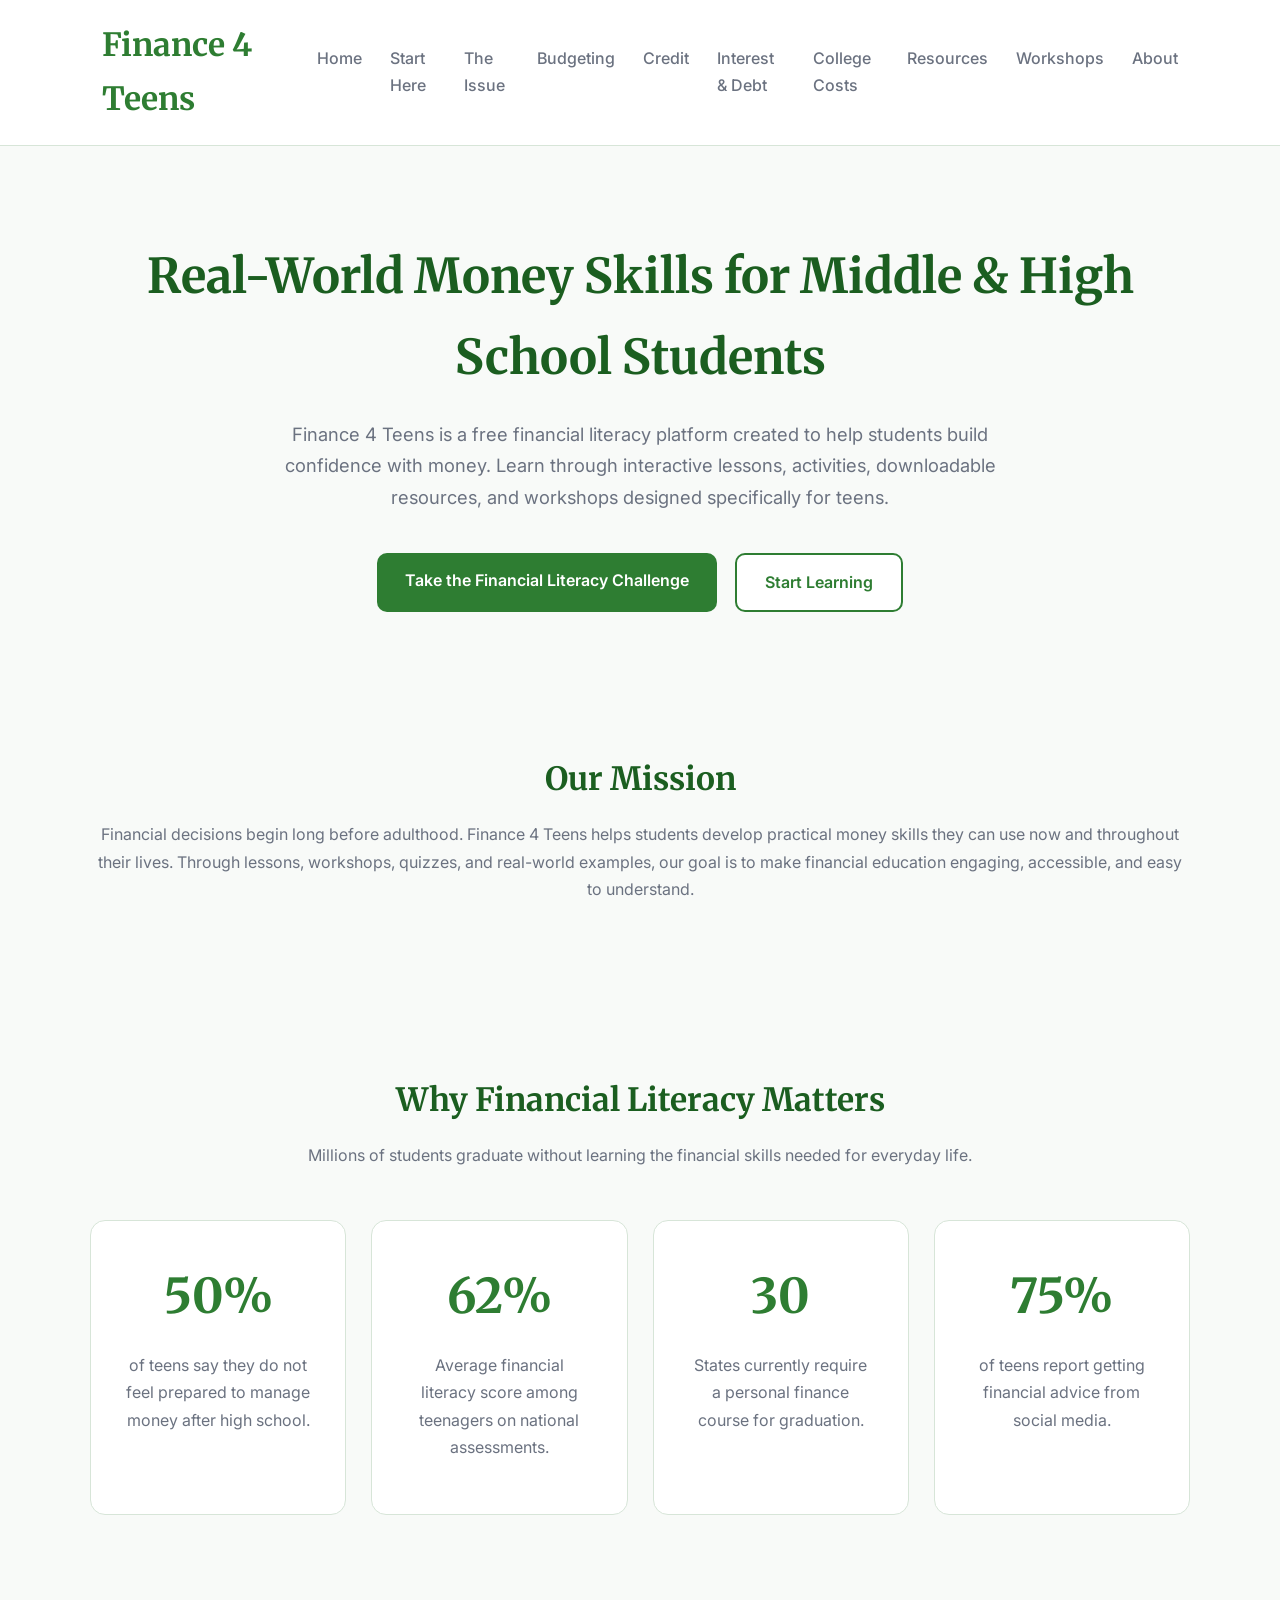
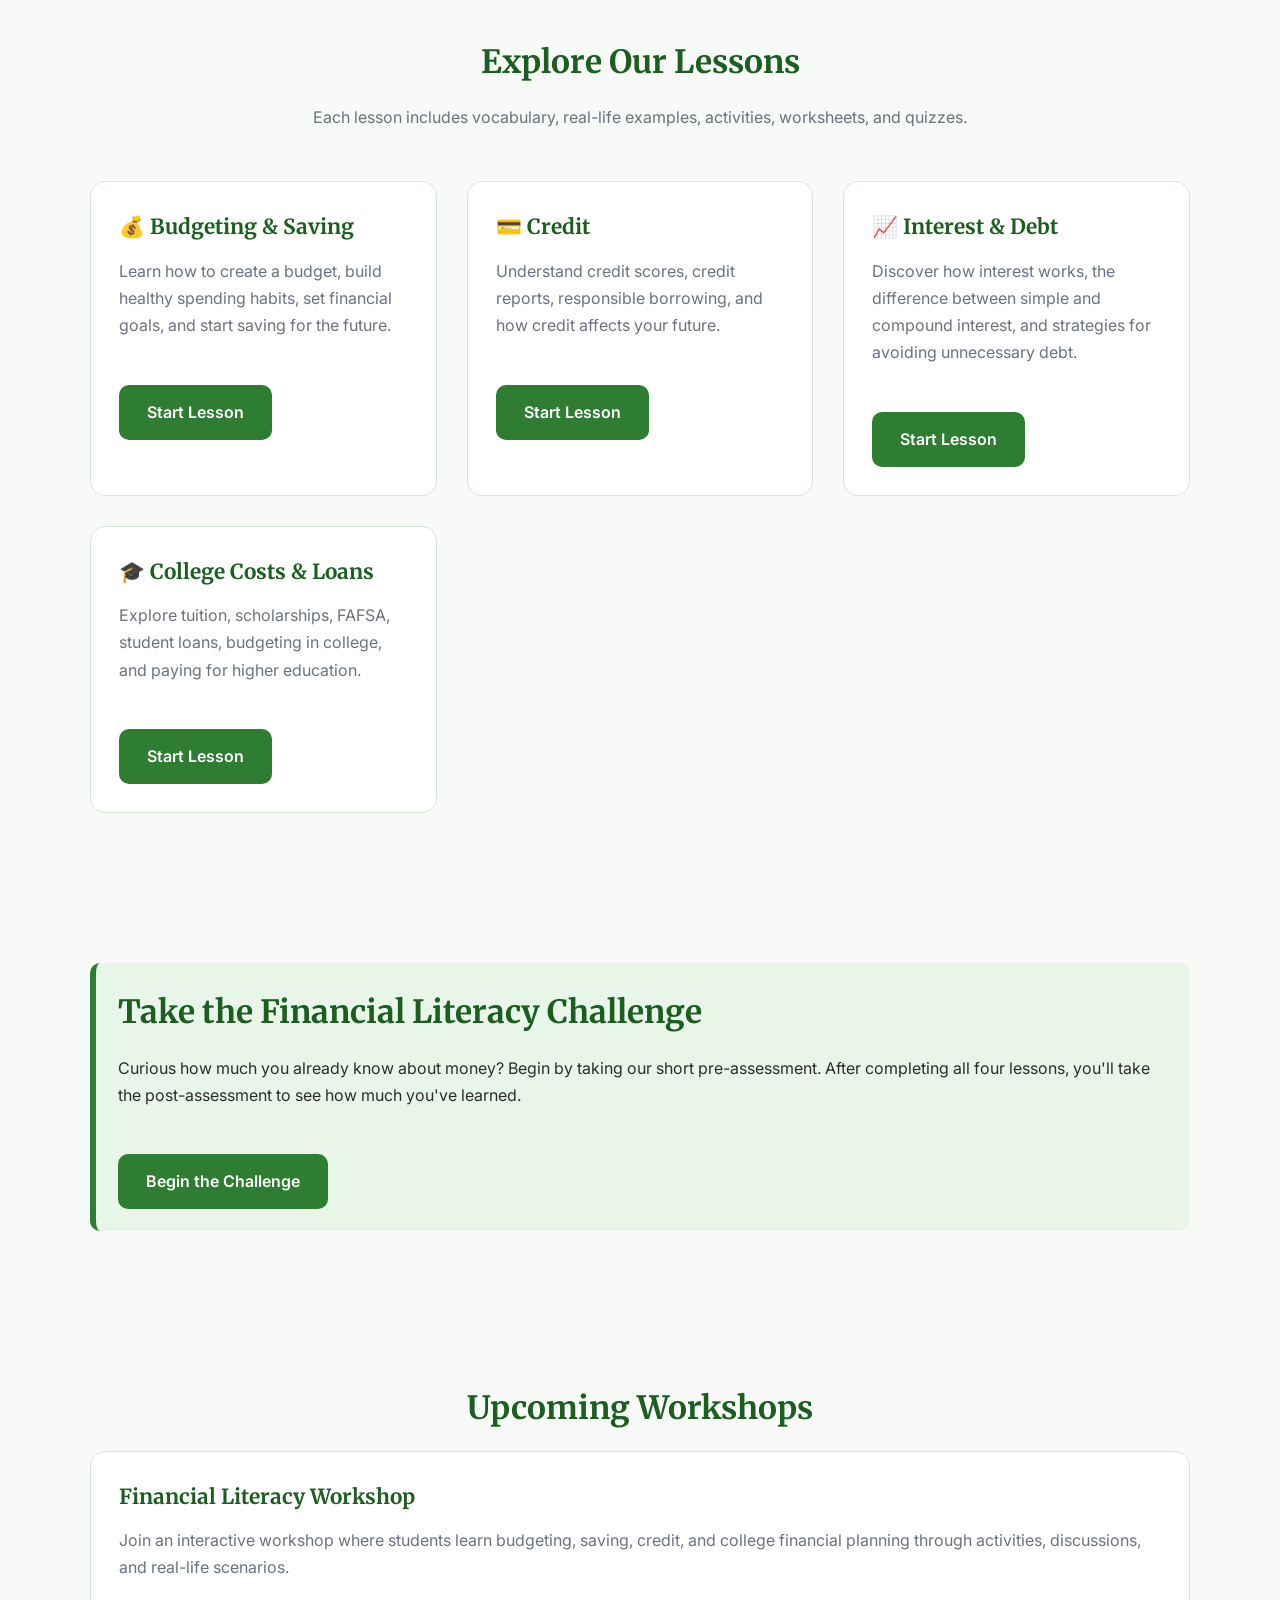
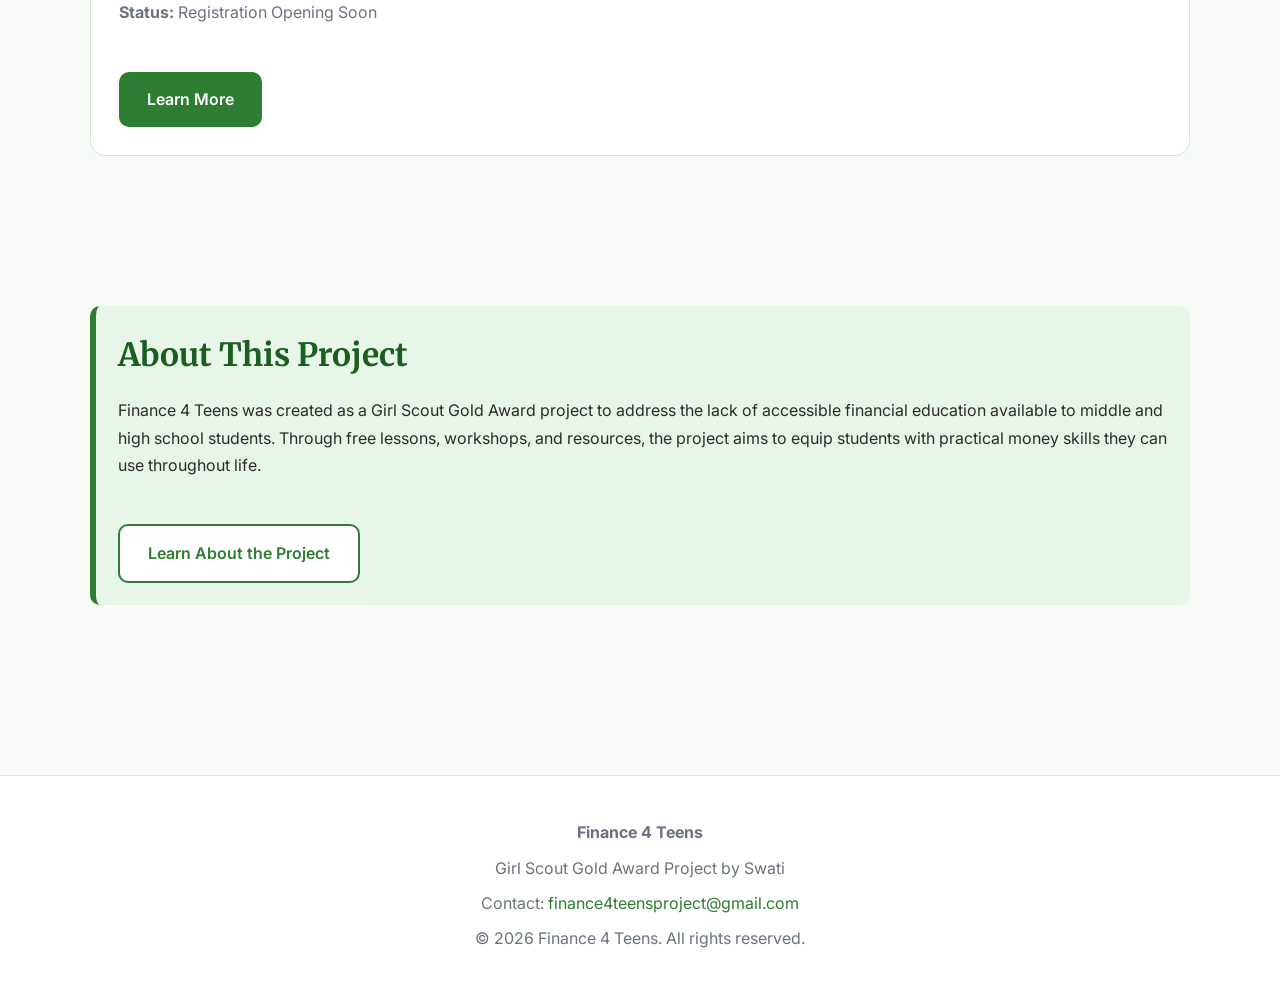
<file: index.html>
<!DOCTYPE html>
<html lang="en">

<head>
    <meta charset="UTF-8">
    <meta name="viewport" content="width=device-width, initial-scale=1.0">
    <title>Finance 4 Teens</title>
    <link rel="stylesheet" href="style.css">
</head>

<body>

<header>

    <h2>Finance 4 Teens</h2>

    <nav>
        <a href="index.html">Home</a>
        <a href="start.html">Start Here</a>
        <a href="the-issue.html">The Issue</a>
        <a href="budgeting.html">Budgeting</a>
        <a href="credit.html">Credit</a>
        <a href="interest-debt.html">Interest & Debt</a>
        <a href="college-costs.html">College Costs</a>
        <a href="resources.html">Resources</a>
        <a href="workshops.html">Workshops</a>
        <a href="about.html">About</a>
    </nav>

</header>

<!-- HERO -->

<section class="hero">

    <h1>Real-World Money Skills for Middle & High School Students</h1>

    <p>
        Finance 4 Teens is a free financial literacy platform created to help students build confidence with money.
        Learn through interactive lessons, activities, downloadable resources, and workshops designed specifically
        for teens.
    </p>

    <div class="button-group">
        <a href="start.html" class="btn">Take the Financial Literacy Challenge</a>
        <a href="budgeting.html" class="btn btn-outline">Start Learning</a>
    </div>

</section>

<!-- MISSION -->

<section class="container">

    <h2 class="section-title">Our Mission</h2>

    <p class="section-subtitle">

        Financial decisions begin long before adulthood.

        Finance 4 Teens helps students develop practical money skills they can use now and throughout their lives.
        Through lessons, workshops, quizzes, and real-world examples, our goal is to make financial education
        engaging, accessible, and easy to understand.

    </p>

</section>

<!-- QUICK FACTS -->

<section class="container">

    <h2 class="section-title">Why Financial Literacy Matters</h2>

    <p class="section-subtitle">
        Millions of students graduate without learning the financial skills needed for everyday life.
    </p>

    <div class="stats-grid">

        <div class="stat-card">
            <h2>50%</h2>
            <p>of teens say they do not feel prepared to manage money after high school.</p>
        </div>

        <div class="stat-card">
            <h2>62%</h2>
            <p>Average financial literacy score among teenagers on national assessments.</p>
        </div>

        <div class="stat-card">
            <h2>30</h2>
            <p>States currently require a personal finance course for graduation.</p>
        </div>

        <div class="stat-card">
            <h2>75%</h2>
            <p>of teens report getting financial advice from social media.</p>
        </div>

    </div>

</section>

<!-- FEATURED LESSONS -->

<section class="container">

    <h2 class="section-title">Explore Our Lessons</h2>

    <p class="section-subtitle">
        Each lesson includes vocabulary, real-life examples, activities, worksheets, and quizzes.
    </p>

    <div class="card-grid">

        <div class="card">

            <h3>💰 Budgeting & Saving</h3>

            <p>
                Learn how to create a budget, build healthy spending habits,
                set financial goals, and start saving for the future.
            </p>

            <br>

            <a href="budgeting.html" class="btn">Start Lesson</a>

        </div>

        <div class="card">

            <h3>💳 Credit</h3>

            <p>
                Understand credit scores, credit reports,
                responsible borrowing, and how credit affects your future.
            </p>

            <br>

            <a href="credit.html" class="btn">Start Lesson</a>

        </div>

        <div class="card">

            <h3>📈 Interest & Debt</h3>

            <p>
                Discover how interest works,
                the difference between simple and compound interest,
                and strategies for avoiding unnecessary debt.
            </p>

            <br>

            <a href="interest-debt.html" class="btn">Start Lesson</a>

        </div>

        <div class="card">

            <h3>🎓 College Costs & Loans</h3>

            <p>
                Explore tuition, scholarships, FAFSA, student loans,
                budgeting in college, and paying for higher education.
            </p>

            <br>

            <a href="college-costs.html" class="btn">Start Lesson</a>

        </div>

    </div>

</section>

<!-- CHALLENGE -->

<section class="container">

    <div class="info-box">

        <h2>Take the Financial Literacy Challenge</h2>

        <p>

            Curious how much you already know about money?

            Begin by taking our short pre-assessment. After completing all four lessons,
            you'll take the post-assessment to see how much you've learned.

        </p>

        <br>

        <a href="start.html" class="btn">
            Begin the Challenge
        </a>

    </div>

</section>

<!-- WORKSHOPS -->

<section class="container">

    <h2 class="section-title">
        Upcoming Workshops
    </h2>

    <div class="card">

        <h3>Financial Literacy Workshop</h3>

        <p>

            Join an interactive workshop where students learn budgeting,
            saving, credit, and college financial planning through activities,
            discussions, and real-life scenarios.

        </p>

        <p><strong>Status:</strong> Registration Opening Soon</p>

        <br>

        <a href="workshops.html" class="btn">
            Learn More
        </a>

    </div>

</section>

<!-- GOLD AWARD -->

<section class="container">

    <div class="info-box">

        <h2>About This Project</h2>

        <p>

            Finance 4 Teens was created as a Girl Scout Gold Award project to address the lack of accessible
            financial education available to middle and high school students. Through free lessons,
            workshops, and resources, the project aims to equip students with practical money skills
            they can use throughout life.

        </p>

        <br>

        <a href="about.html" class="btn btn-outline">
            Learn About the Project
        </a>

    </div>

</section>

<footer>

    <p><strong>Finance 4 Teens</strong></p>

    <p>Girl Scout Gold Award Project by Swati</p>

    <p>
        Contact:
        <a href="mailto:finance4teensproject@gmail.com">
            finance4teensproject@gmail.com
        </a>
    </p>

    <p>© 2026 Finance 4 Teens. All rights reserved.</p>

</footer>

</body>

</html>
</file>
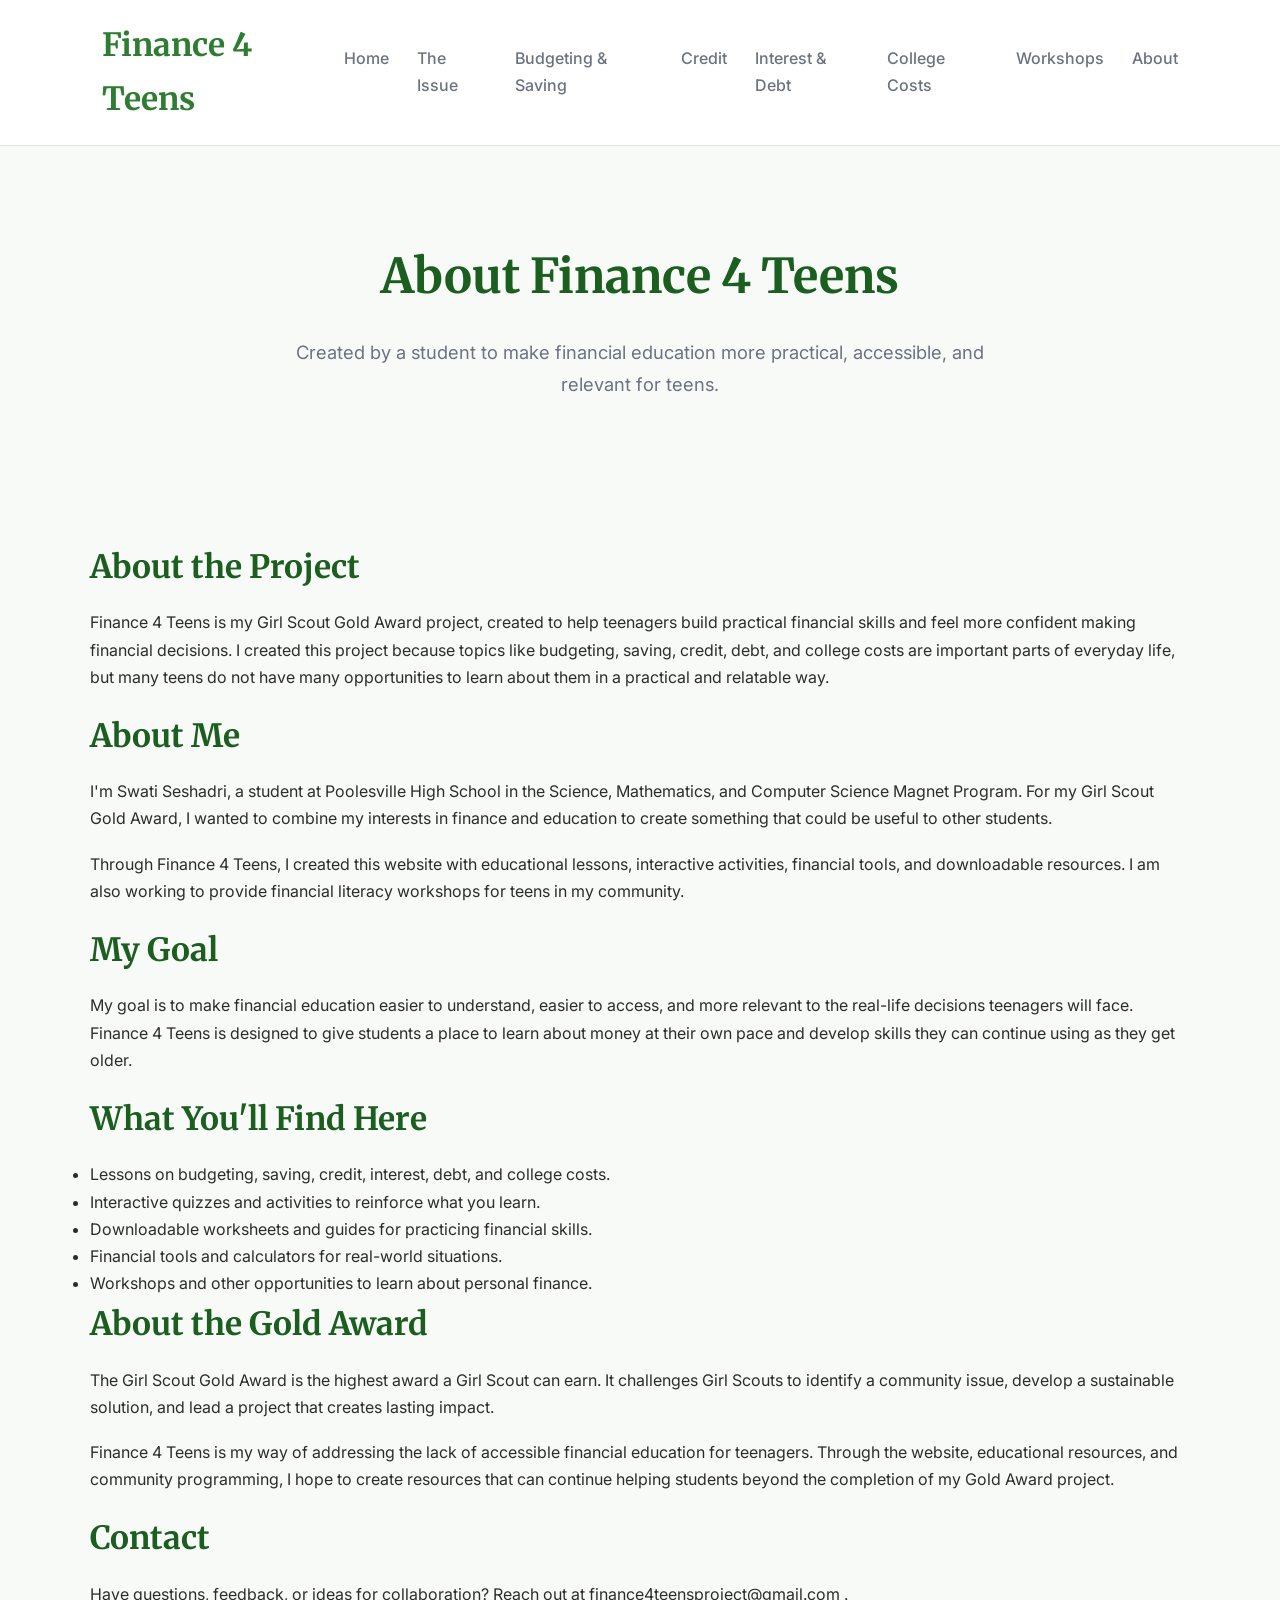
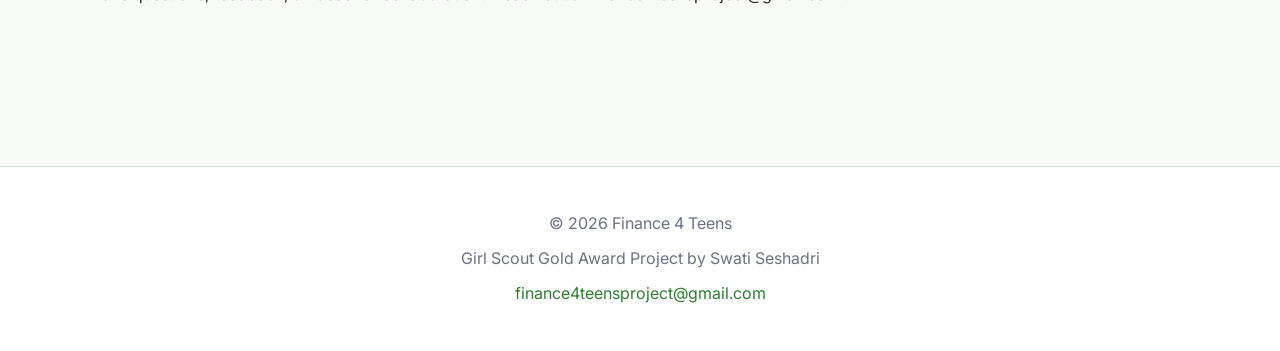
<file: about.html>
<!DOCTYPE html>
<html lang="en">
<head>
    <meta charset="UTF-8">
    <meta name="viewport" content="width=device-width, initial-scale=1.0">
    <title>About - Finance 4 Teens</title>
    <link rel="stylesheet" href="style.css">
</head>
<body>

<header>
    <h2>Finance 4 Teens</h2>
    <nav>
        <a href="index.html">Home</a>
        <a href="the-issue.html">The Issue</a>
        <a href="budgeting.html">Budgeting & Saving</a>
        <a href="credit.html">Credit</a>
        <a href="interest-debt.html">Interest & Debt</a>
        <a href="college-costs.html">College Costs</a>
        <a href="workshops.html">Workshops</a>
        <a href="about.html">About</a>
    </nav>
</header>

<section class="hero">
    <h1>About Finance 4 Teens</h1>
    <p>Created by a student to make financial education more practical, accessible, and relevant for teens.</p>
</section>

<div class="container">

    <h2>About the Project</h2>
    <p>
        Finance 4 Teens is my Girl Scout Gold Award project, created to help teenagers
        build practical financial skills and feel more confident making financial
        decisions. I created this project because topics like budgeting, saving,
        credit, debt, and college costs are important parts of everyday life, but
        many teens do not have many opportunities to learn about them in a practical
        and relatable way.
    </p>

    <h2>About Me</h2>
    <p>
        I'm Swati Seshadri, a student at Poolesville High School in the Science,
        Mathematics, and Computer Science Magnet Program. For my Girl Scout Gold Award,
        I wanted to combine my interests in finance and education to create something
        that could be useful to other students.
    </p>

    <p>
        Through Finance 4 Teens, I created this website with educational lessons,
        interactive activities, financial tools, and downloadable resources. I am also
        working to provide financial literacy workshops for teens in my community.
    </p>

    <h2>My Goal</h2>
    <p>
        My goal is to make financial education easier to understand, easier to access,
        and more relevant to the real-life decisions teenagers will face. Finance 4 Teens
        is designed to give students a place to learn about money at their own pace and
        develop skills they can continue using as they get older.
    </p>

    <h2>What You'll Find Here</h2>
    <ul>
        <li>Lessons on budgeting, saving, credit, interest, debt, and college costs.</li>
        <li>Interactive quizzes and activities to reinforce what you learn.</li>
        <li>Downloadable worksheets and guides for practicing financial skills.</li>
        <li>Financial tools and calculators for real-world situations.</li>
        <li>Workshops and other opportunities to learn about personal finance.</li>
    </ul>

    <h2>About the Gold Award</h2>
    <p>
        The Girl Scout Gold Award is the highest award a Girl Scout can earn. It
        challenges Girl Scouts to identify a community issue, develop a sustainable
        solution, and lead a project that creates lasting impact.
    </p>

    <p>
        Finance 4 Teens is my way of addressing the lack of accessible financial
        education for teenagers. Through the website, educational resources, and
        community programming, I hope to create resources that can continue helping
        students beyond the completion of my Gold Award project.
    </p>

    <h2>Contact</h2>
    <p>
        Have questions, feedback, or ideas for collaboration?
        Reach out at
        <a href="mailto:finance4teensproject@gmail.com">
            finance4teensproject@gmail.com
        </a>.
    </p>

</div>

<footer>
    <p>© 2026 Finance 4 Teens</p>
    <p>Girl Scout Gold Award Project by Swati Seshadri</p>
    <p>
        <a href="mailto:finance4teensproject@gmail.com">
            finance4teensproject@gmail.com
        </a>
    </p>
</footer>

</body>
</html>
</file>
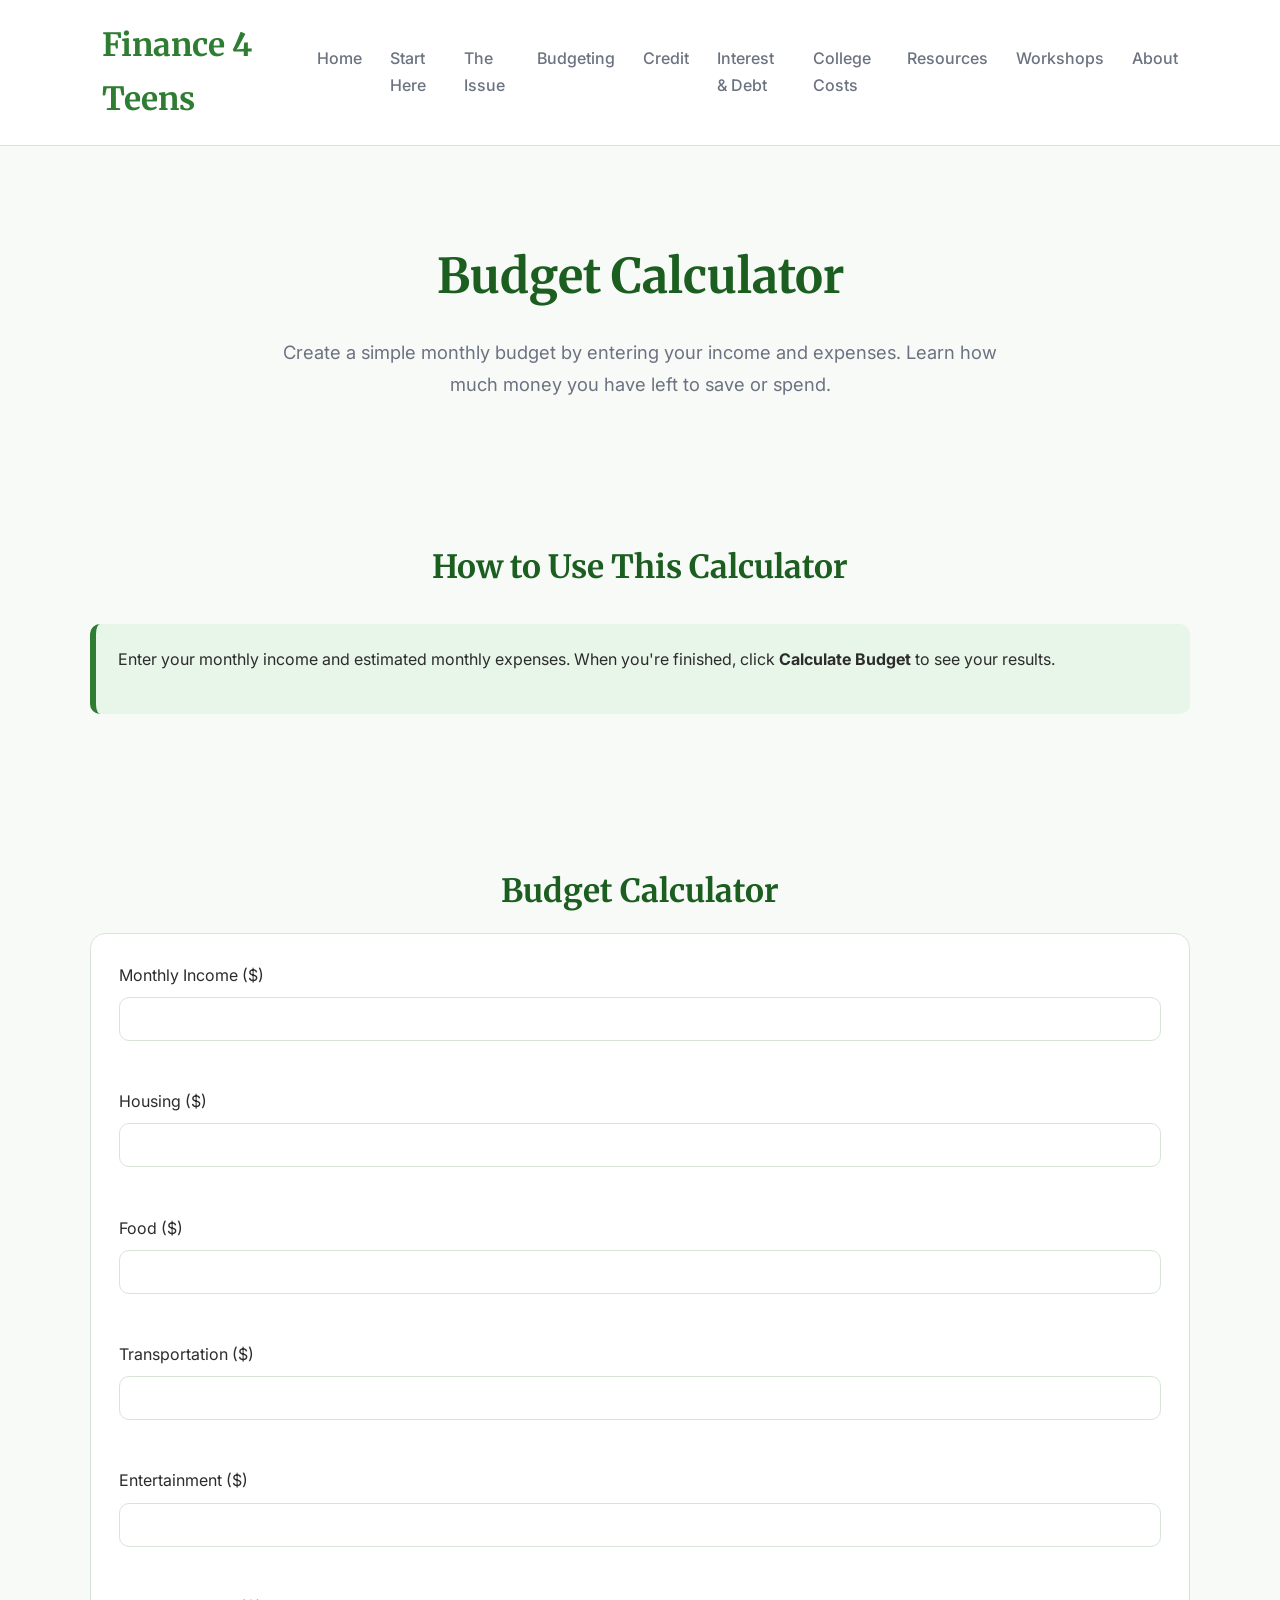
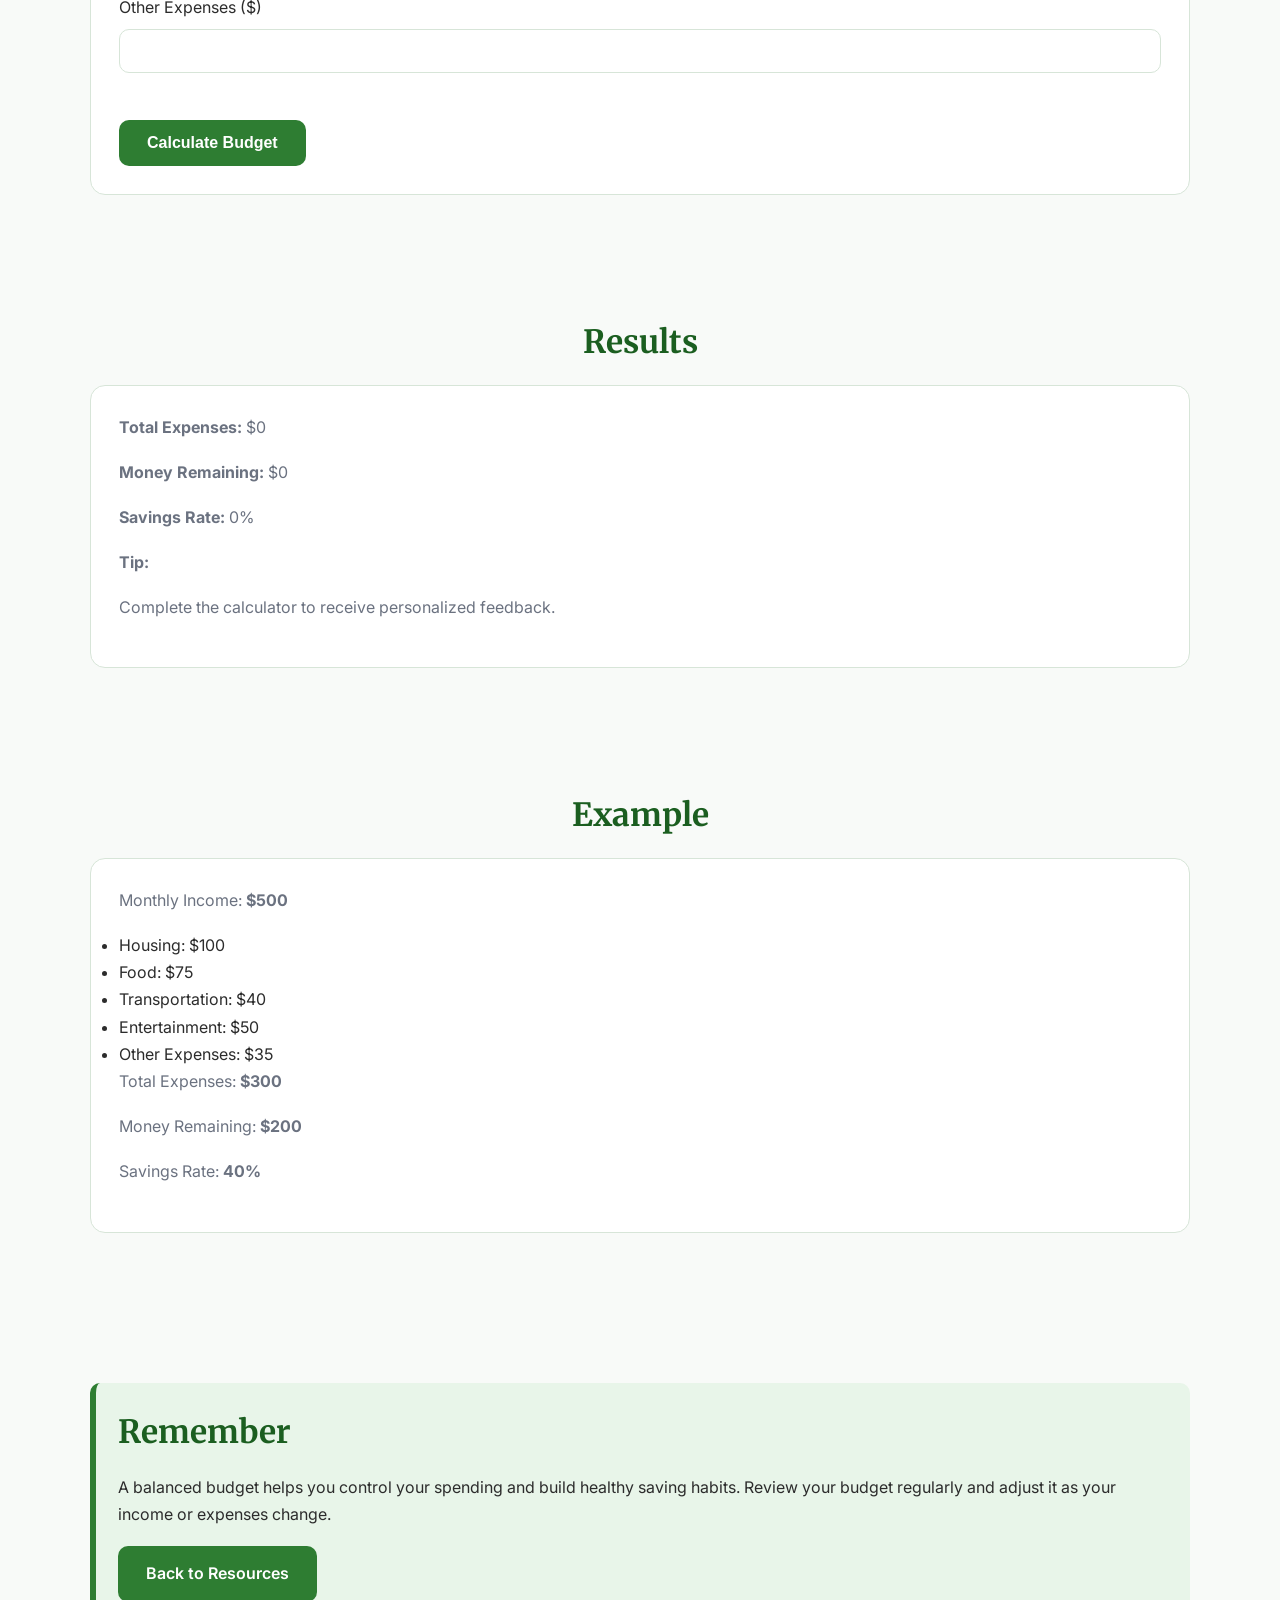
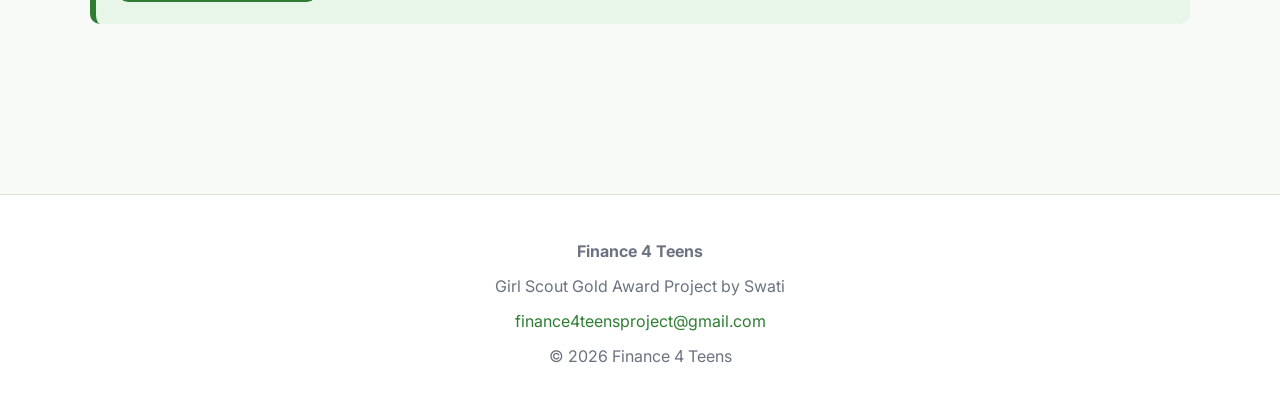
<file: budget-calculator.html>
<!DOCTYPE html>
<html lang="en">

<head>

<meta charset="UTF-8">
<meta name="viewport" content="width=device-width, initial-scale=1.0">

<title>Budget Calculator | Finance 4 Teens</title>

<link rel="stylesheet" href="style.css">

</head>

<body>

<header>

<h2>Finance 4 Teens</h2>

<nav>

<a href="index.html">Home</a>
<a href="start.html">Start Here</a>
<a href="the-issue.html">The Issue</a>
<a href="budgeting.html">Budgeting</a>
<a href="credit.html">Credit</a>
<a href="interest-debt.html">Interest & Debt</a>
<a href="college-costs.html">College Costs</a>
<a href="resources.html">Resources</a>
<a href="workshops.html">Workshops</a>
<a href="about.html">About</a>

</nav>

</header>



<section class="hero">

<h1>Budget Calculator</h1>

<p>

Create a simple monthly budget by entering your income and expenses. Learn how much money you have left to save or spend.

</p>

</section>



<div class="container">

<h2 class="section-title">How to Use This Calculator</h2>

<div class="info-box">

<p>

Enter your monthly income and estimated monthly expenses. When you're finished, click <strong>Calculate Budget</strong> to see your results.

</p>

</div>

</div>



<div class="container">

<h2 class="section-title">Budget Calculator</h2>

<div class="card">

<label>Monthly Income ($)</label>

<input type="number" id="income" min="0">

<br><br>

<label>Housing ($)</label>

<input type="number" id="housing" min="0">

<br><br>

<label>Food ($)</label>

<input type="number" id="food" min="0">

<br><br>

<label>Transportation ($)</label>

<input type="number" id="transportation" min="0">

<br><br>

<label>Entertainment ($)</label>

<input type="number" id="entertainment" min="0">

<br><br>

<label>Other Expenses ($)</label>

<input type="number" id="other" min="0">

<br><br>

<button class="btn" onclick="calculateBudget()">

Calculate Budget

</button>

</div>

</div>



<div class="container">

<h2 class="section-title">Results</h2>

<div class="card">

<p><strong>Total Expenses:</strong> <span id="totalExpenses">$0</span></p>

<p><strong>Money Remaining:</strong> <span id="remaining">$0</span></p>

<p><strong>Savings Rate:</strong> <span id="savingsRate">0%</span></p>

<p><strong>Tip:</strong></p>

<p id="budgetTip">

Complete the calculator to receive personalized feedback.

</p>

</div>

</div>



<div class="container">

<h2 class="section-title">Example</h2>

<div class="card">

<p>

Monthly Income: <strong>$500</strong>

</p>

<ul>

<li>Housing: $100</li>

<li>Food: $75</li>

<li>Transportation: $40</li>

<li>Entertainment: $50</li>

<li>Other Expenses: $35</li>

</ul>

<p>

Total Expenses: <strong>$300</strong>

</p>

<p>

Money Remaining: <strong>$200</strong>

</p>

<p>

Savings Rate: <strong>40%</strong>

</p>

</div>

</div>



<div class="container">

<div class="info-box">

<h2>Remember</h2>

<p>

A balanced budget helps you control your spending and build healthy saving habits. Review your budget regularly and adjust it as your income or expenses change.

</p>

<a href="resources.html" class="btn">

Back to Resources

</a>

</div>

</div>



<footer>

<p><strong>Finance 4 Teens</strong></p>

<p>Girl Scout Gold Award Project by Swati</p>

<p>

<a href="mailto:finance4teensproject@gmail.com">

finance4teensproject@gmail.com

</a>

</p>

<p>© 2026 Finance 4 Teens</p>

</footer>

<script src="calculators.js"></script>

</body>
</html>
</file>
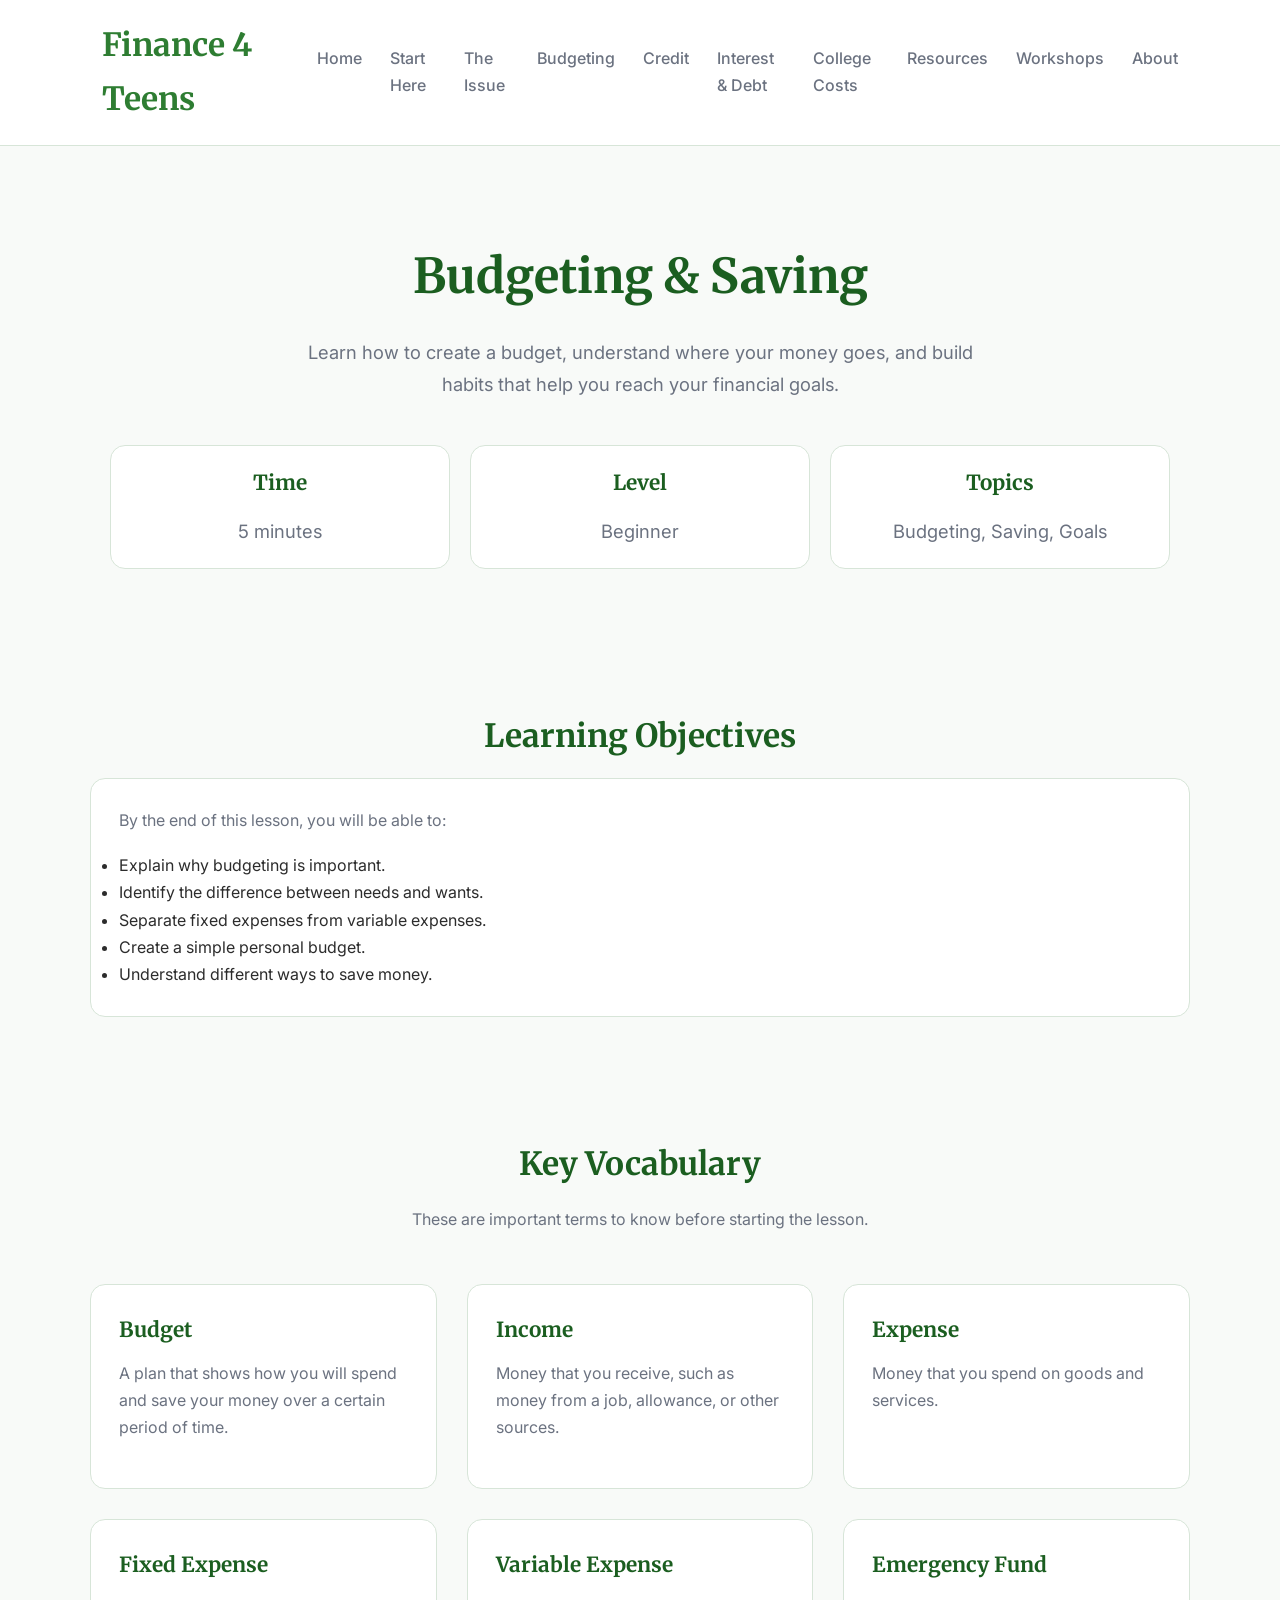
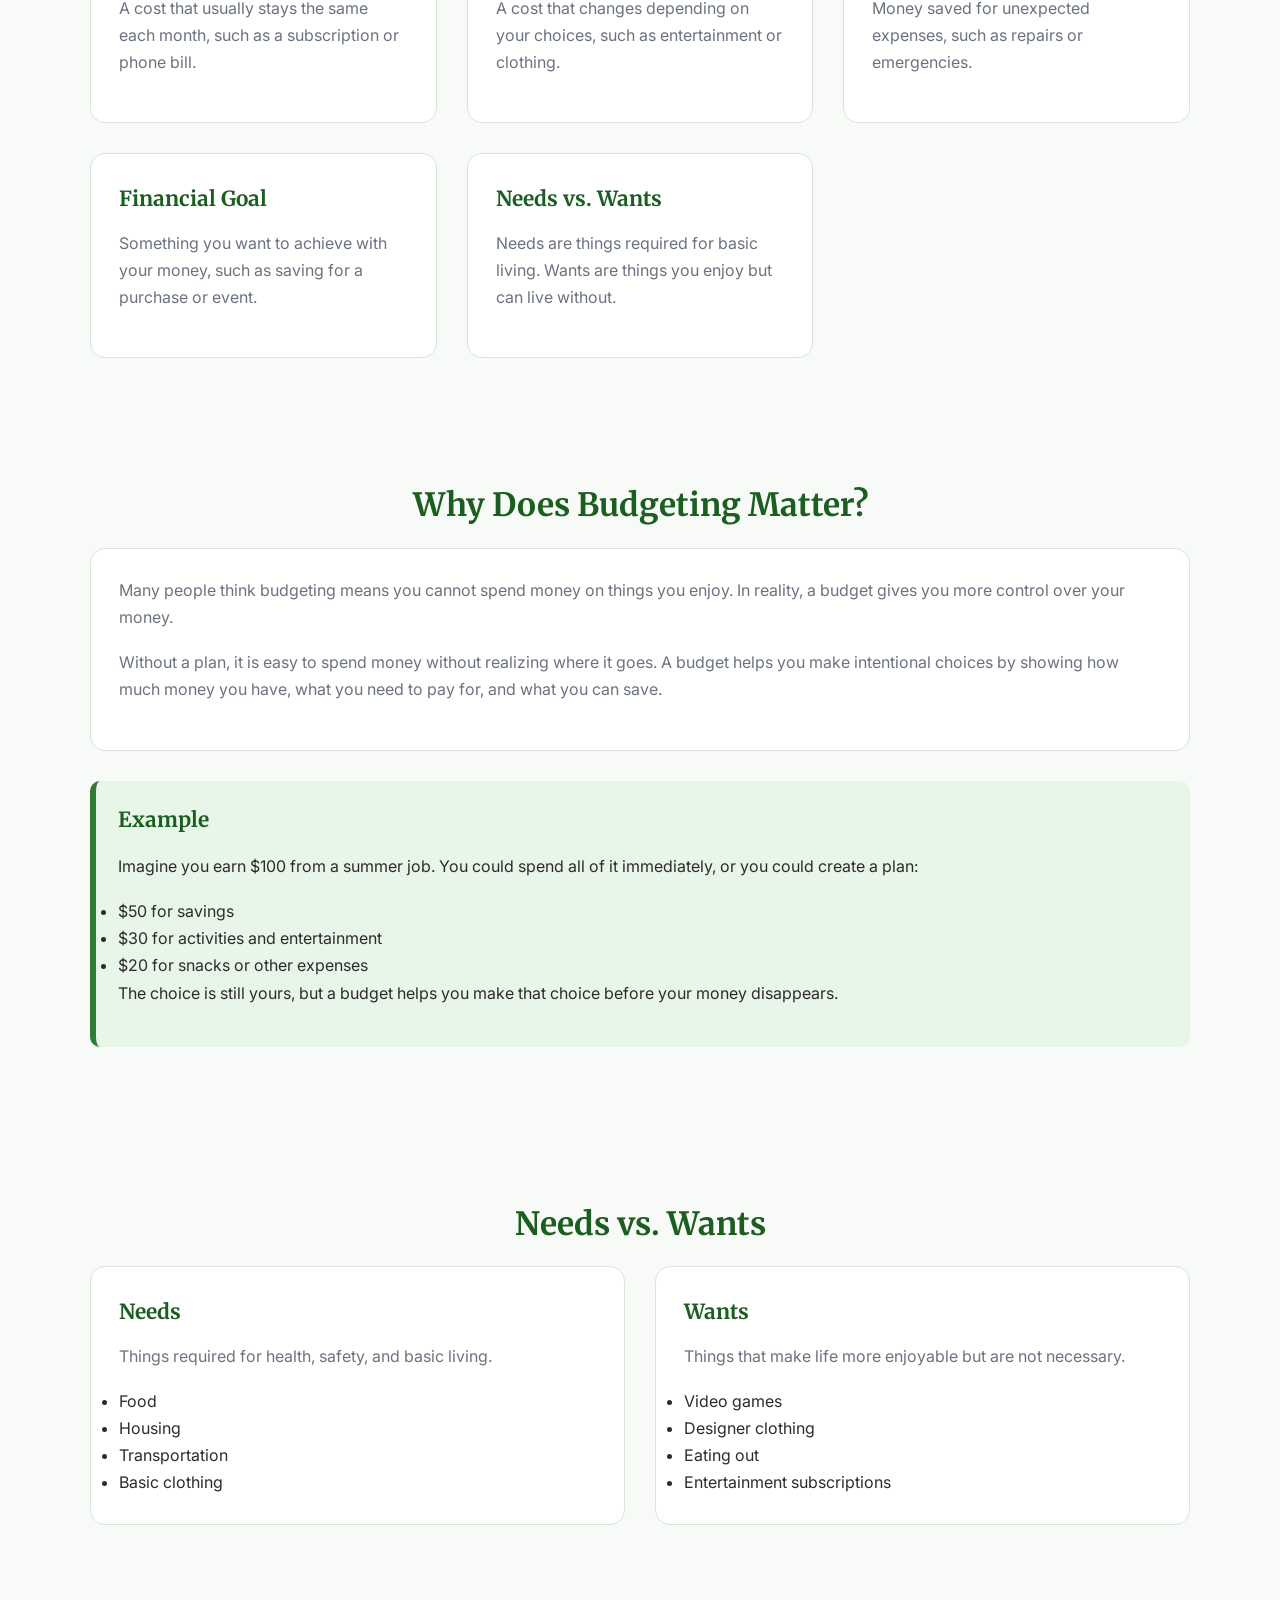
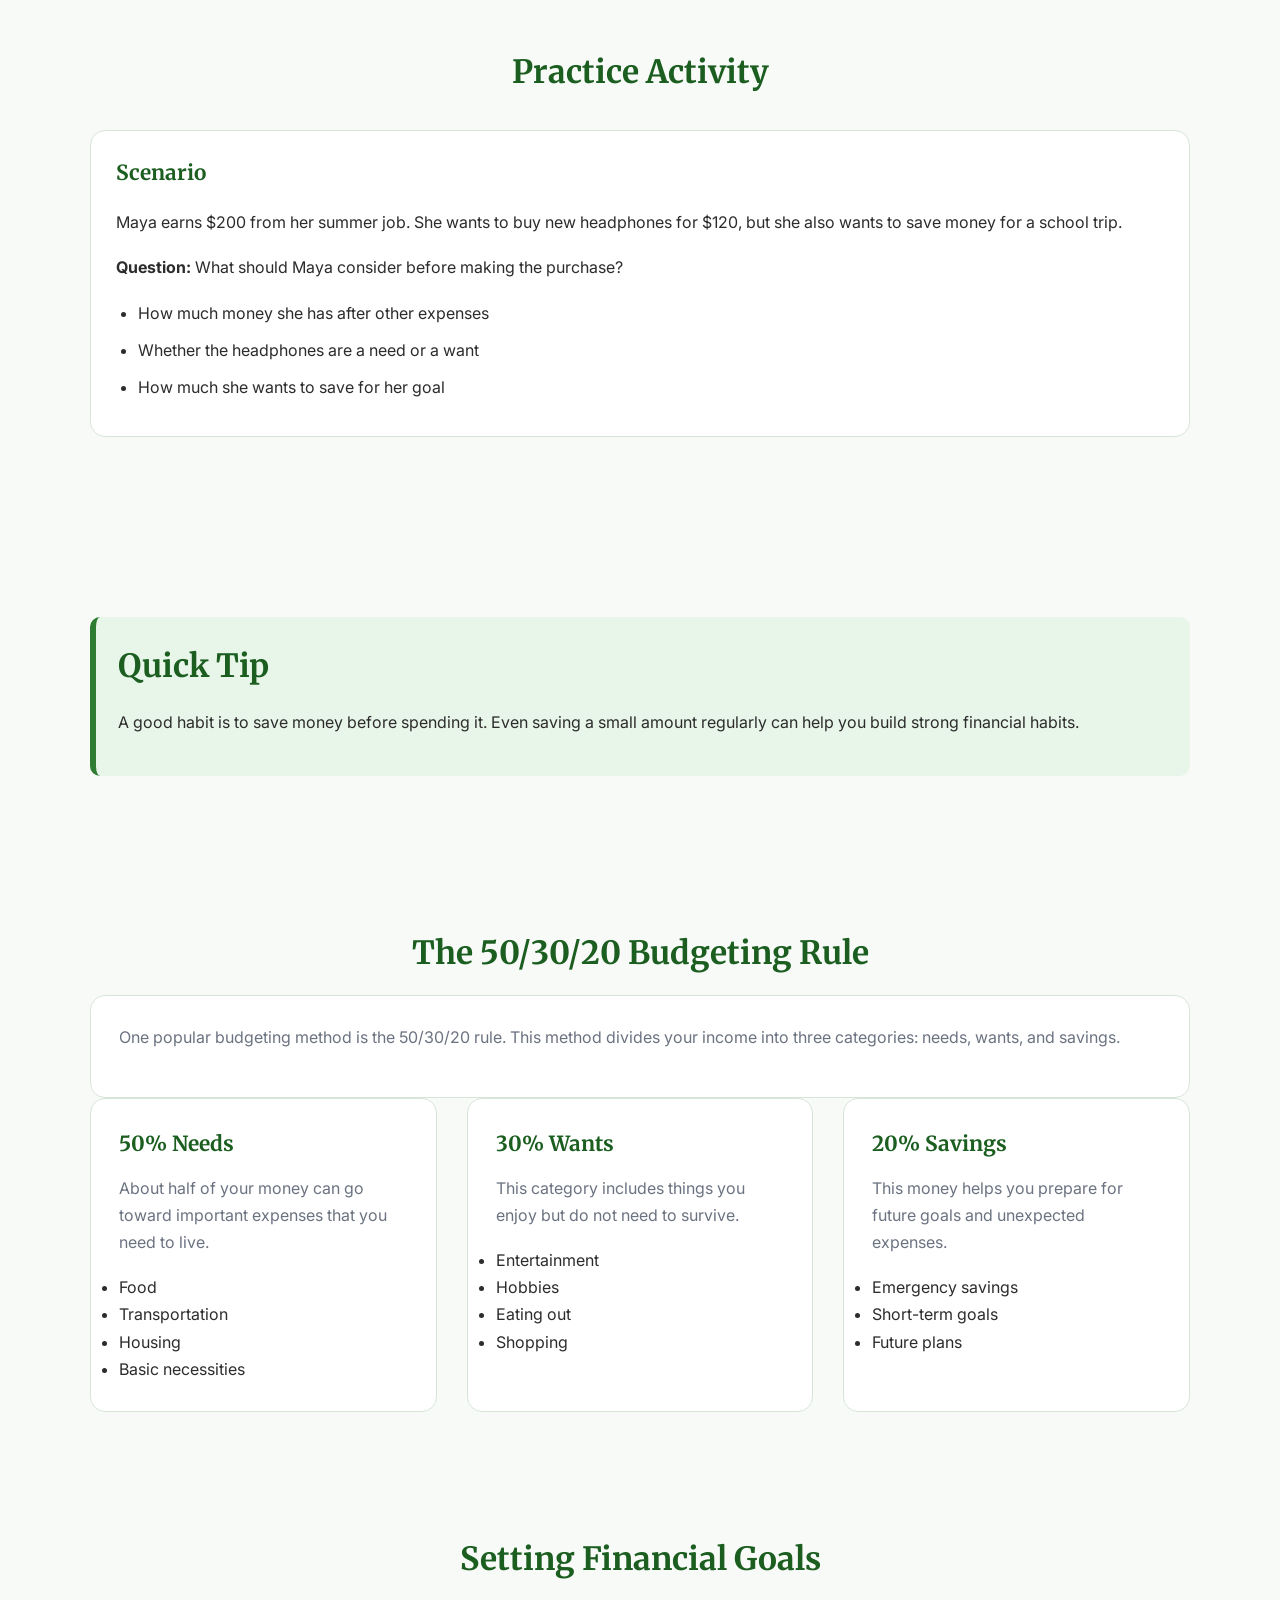
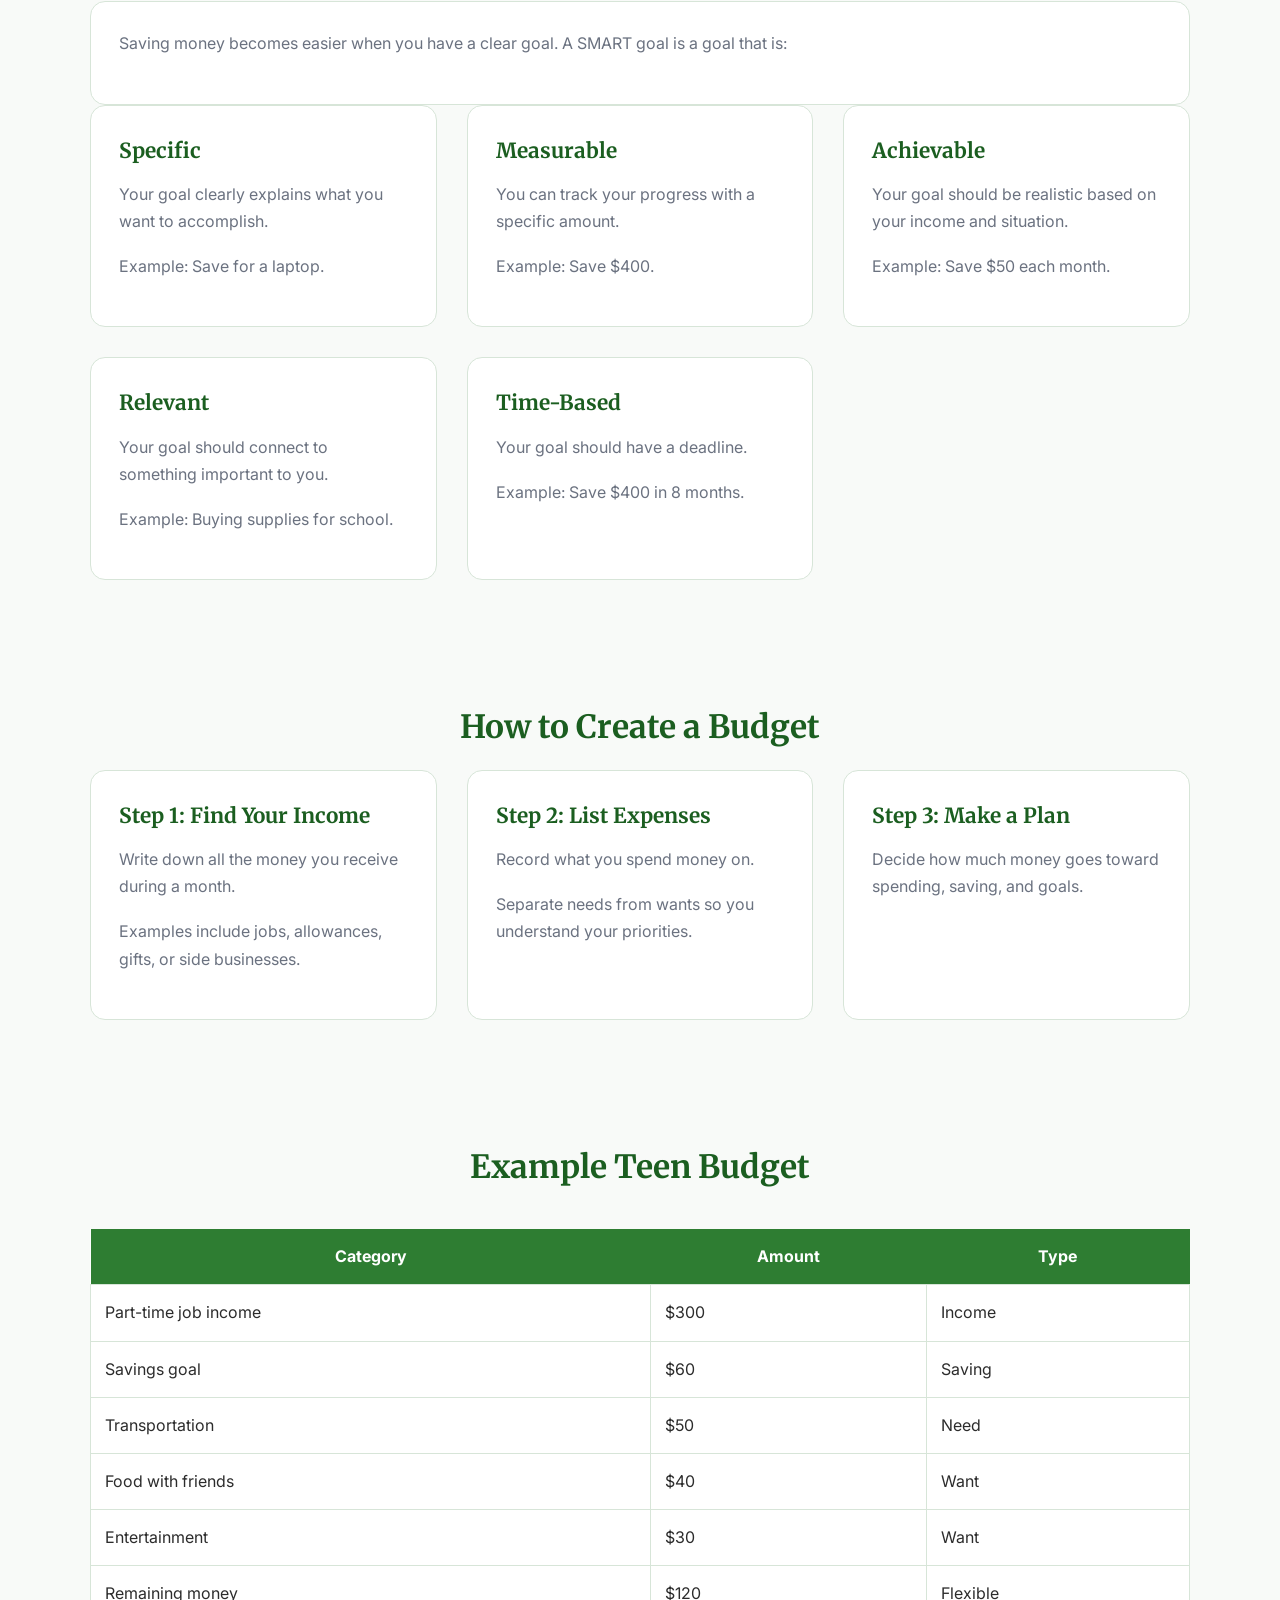
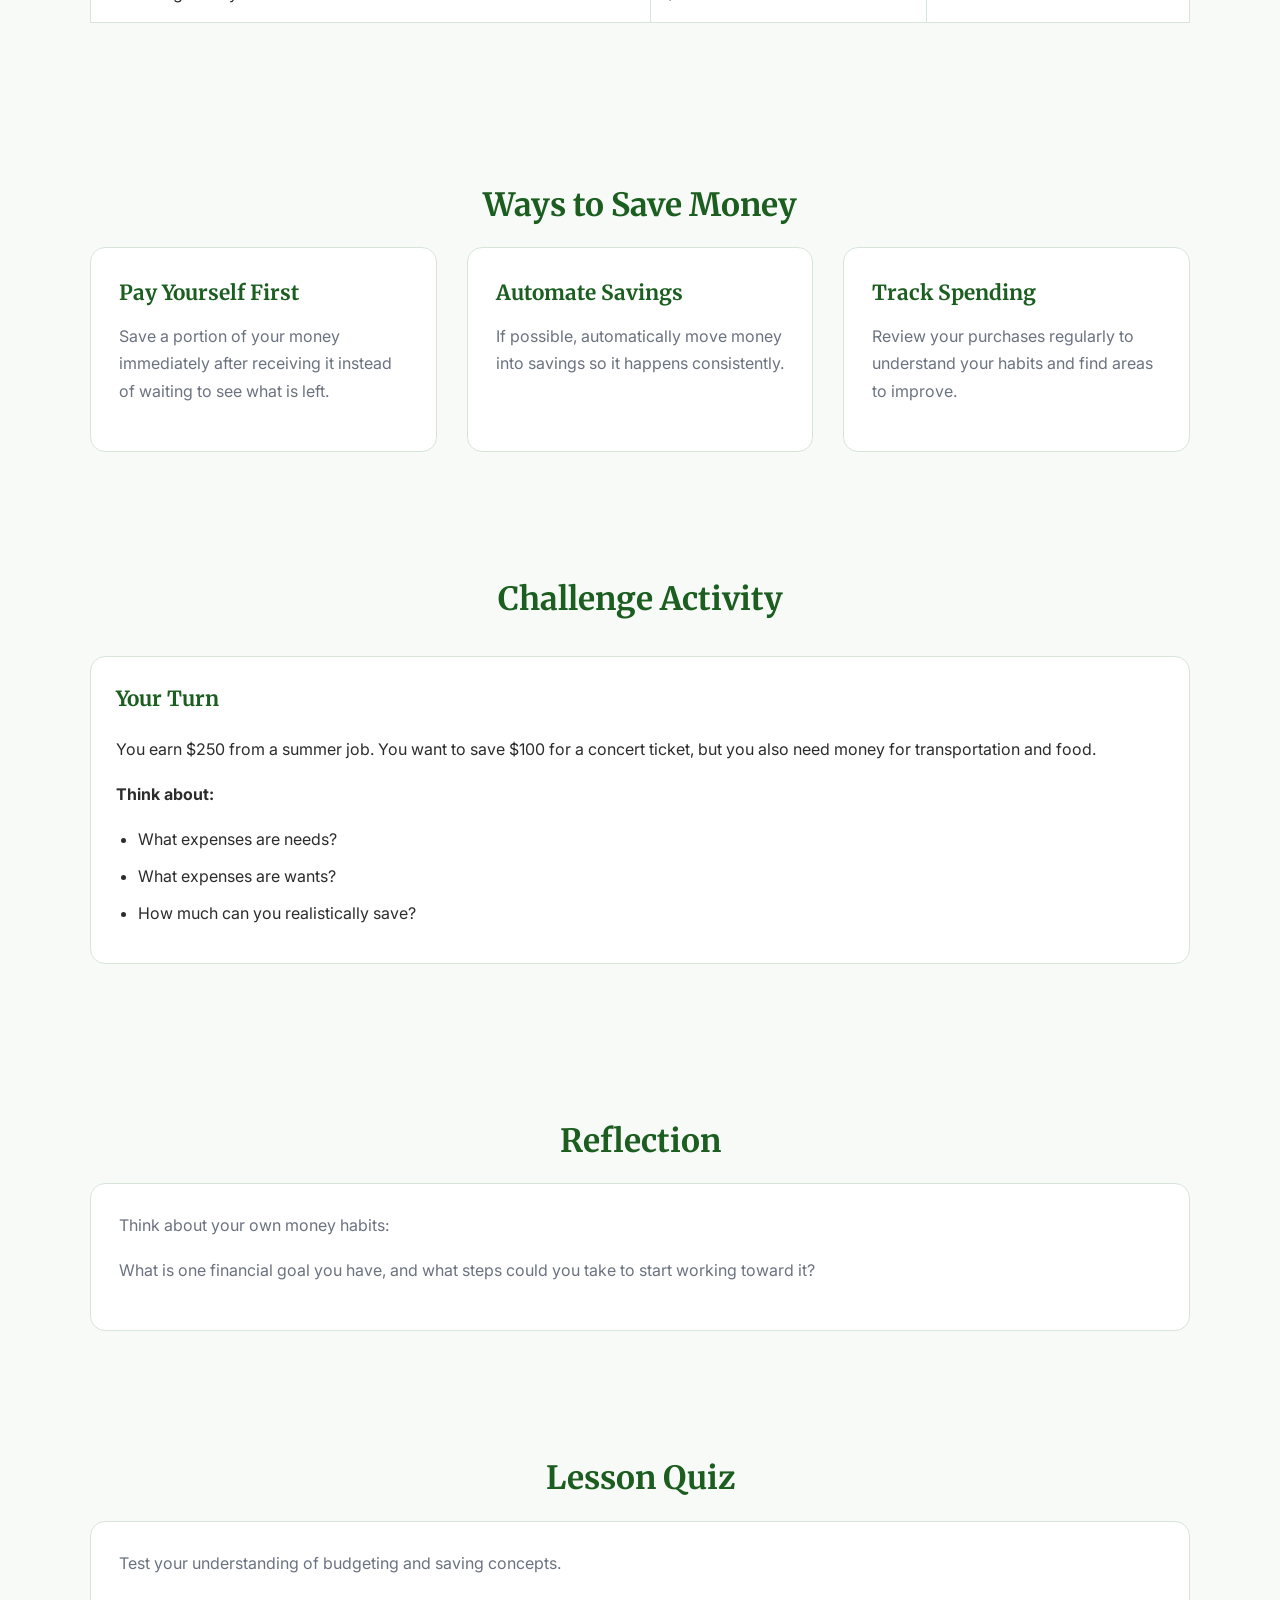
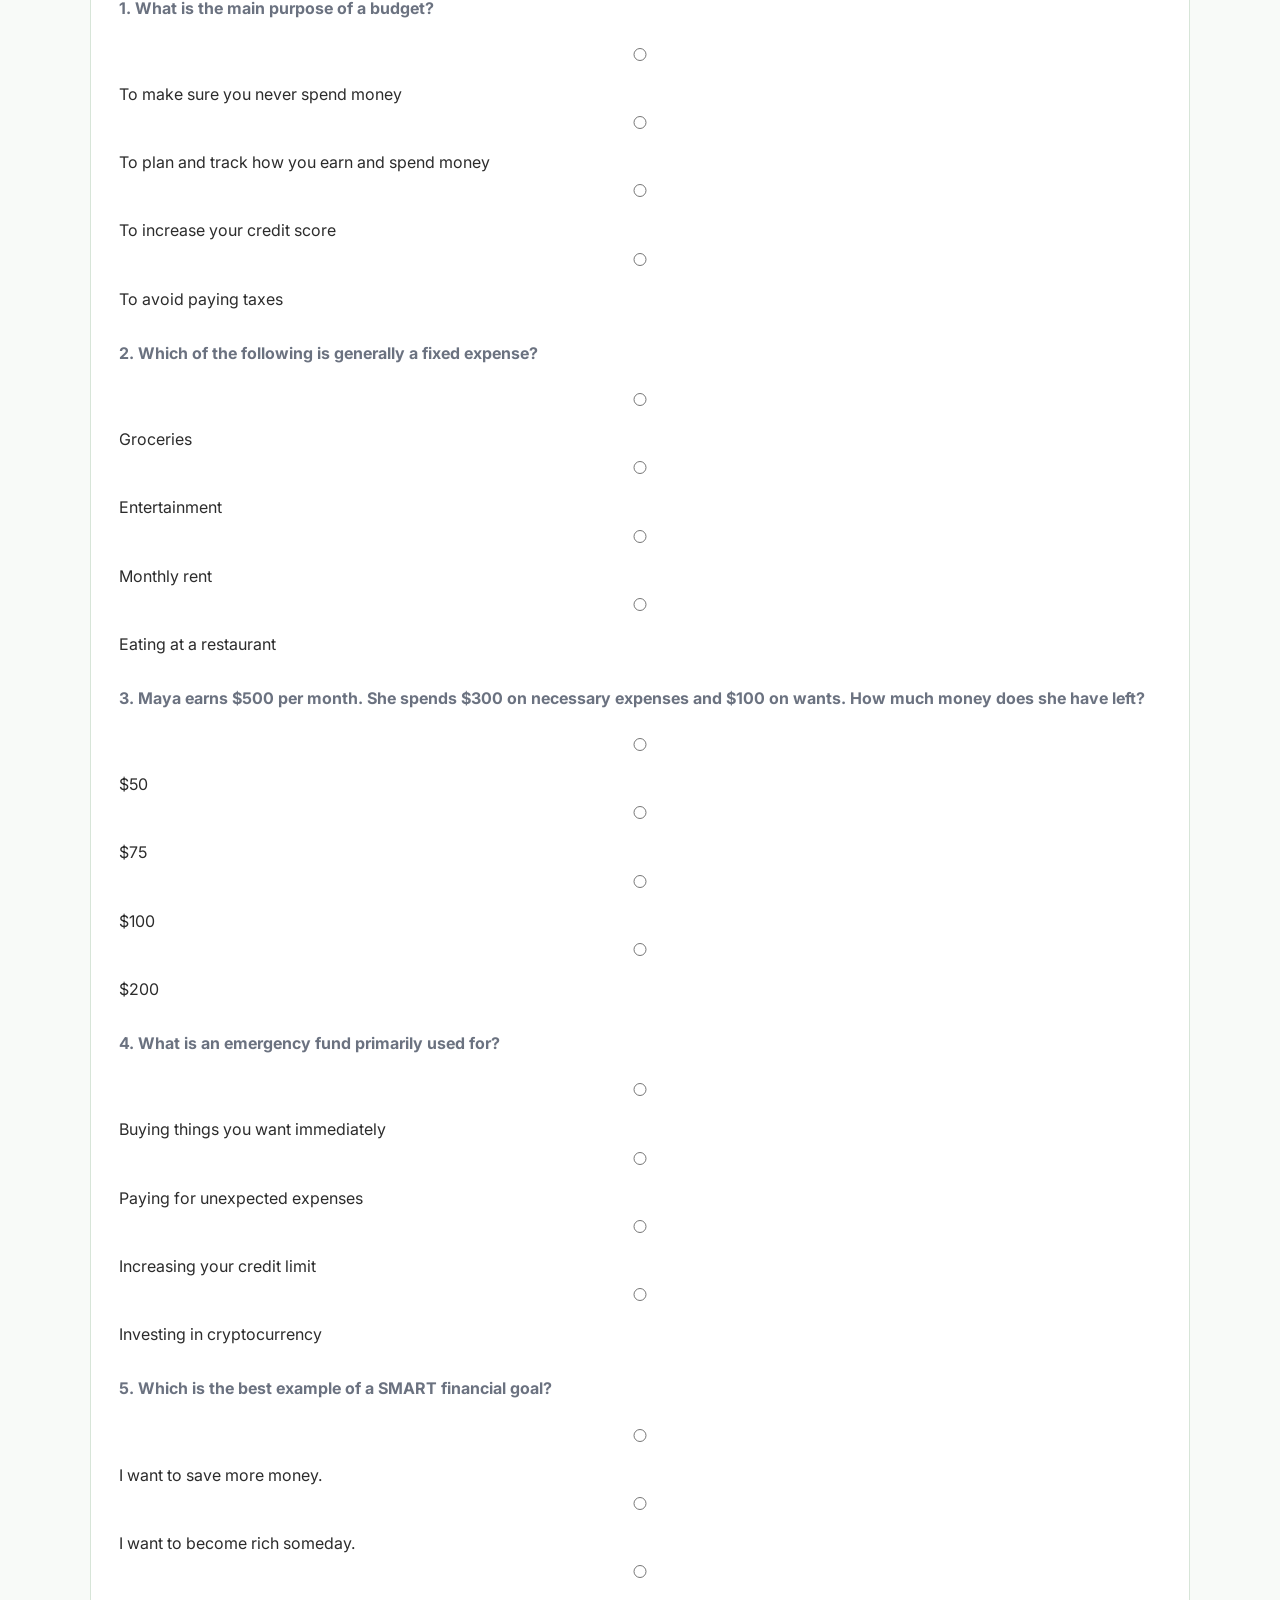
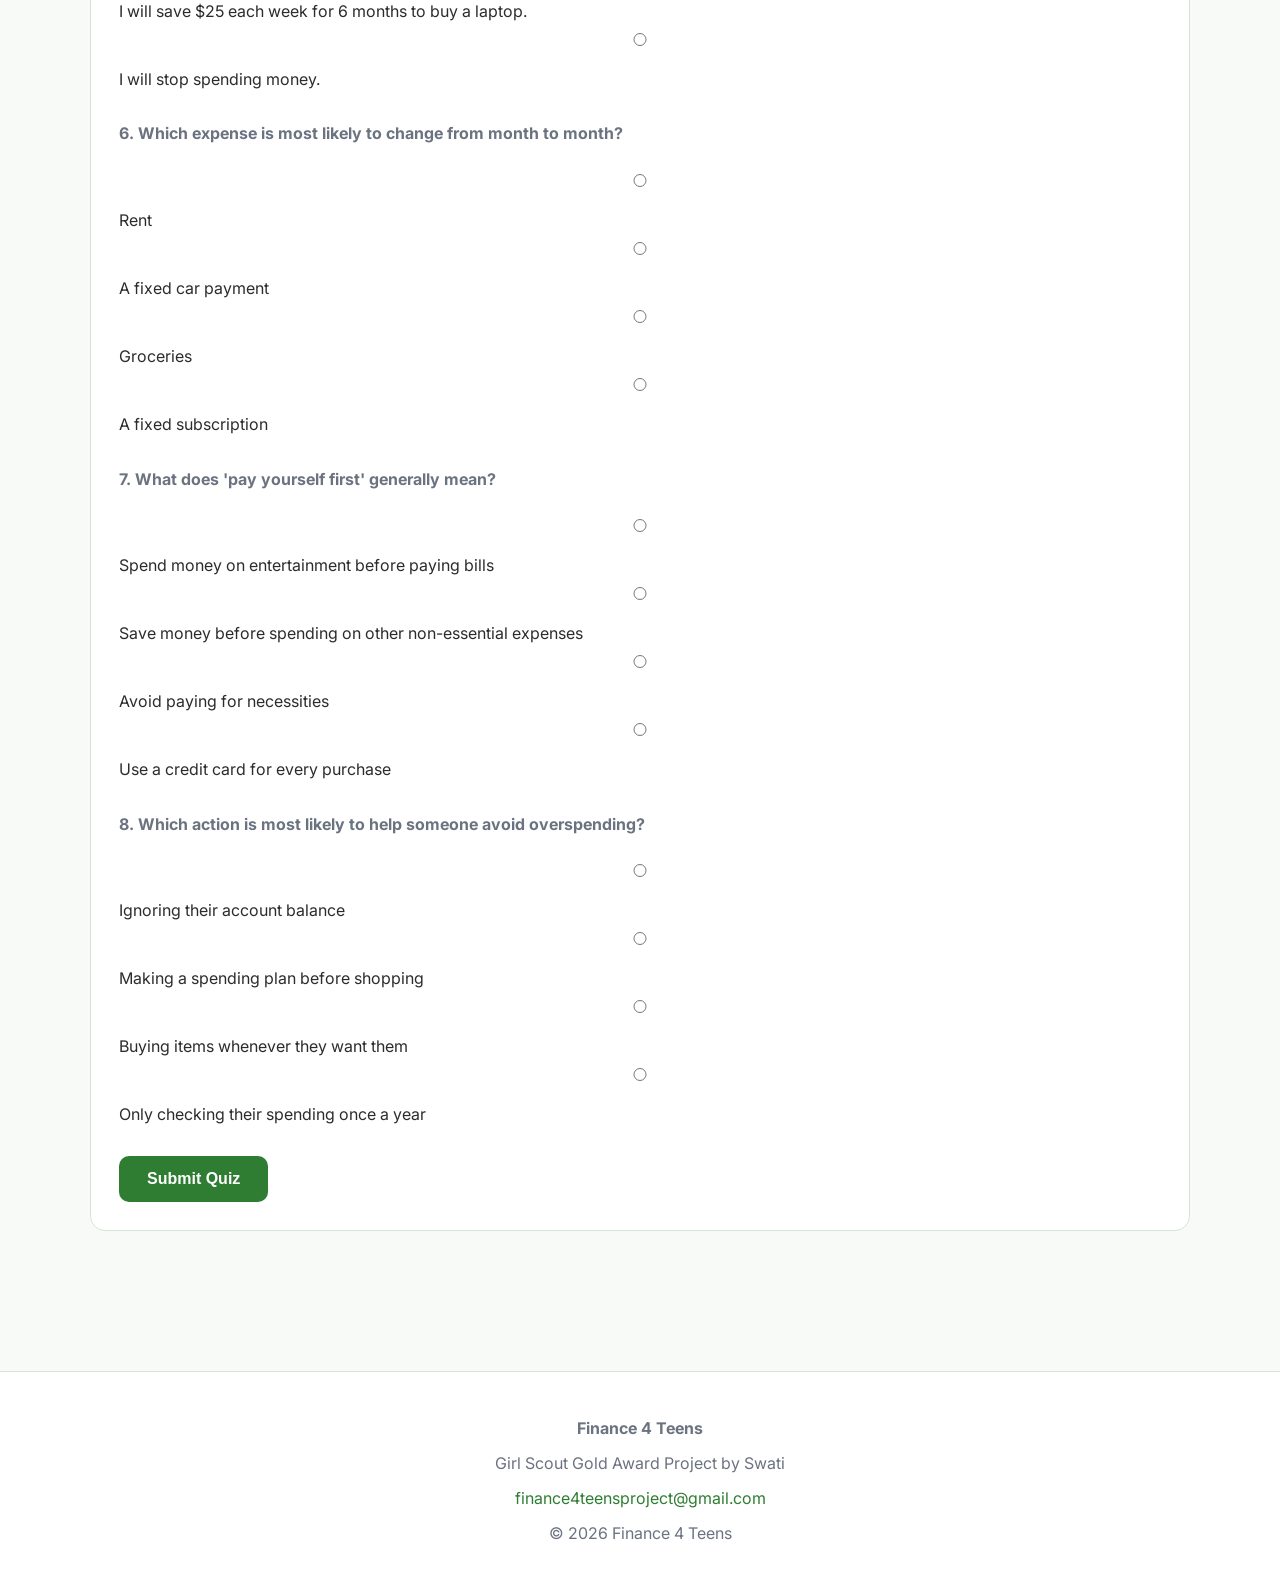
<file: budgeting.html>
<!DOCTYPE html>
<html lang="en">

<head>

<meta charset="UTF-8">
<meta name="viewport" content="width=device-width, initial-scale=1.0">

<title>Budgeting & Saving | Finance 4 Teens</title>

<link rel="stylesheet" href="style.css">

</head>

<body>

<header>

<h2>Finance 4 Teens</h2>

<nav>

<a href="index.html">Home</a>
<a href="start.html">Start Here</a>
<a href="the-issue.html">The Issue</a>
<a href="budgeting.html">Budgeting</a>
<a href="credit.html">Credit</a>
<a href="interest-debt.html">Interest & Debt</a>
<a href="college-costs.html">College Costs</a>
<a href="resources.html">Resources</a>
<a href="workshops.html">Workshops</a>
<a href="about.html">About</a>

</nav>

</header>


<section class="hero">

<h1>Budgeting & Saving</h1>

<p>
Learn how to create a budget, understand where your money goes,
and build habits that help you reach your financial goals.
</p>

<div class="lesson-info">

<div class="lesson-box">
<h3>Time</h3>
<p>5 minutes</p>
</div>

<div class="lesson-box">
<h3>Level</h3>
<p>Beginner</p>
</div>

<div class="lesson-box">
<h3>Topics</h3>
<p>Budgeting, Saving, Goals</p>
</div>

</div>

</section>



<div class="container">


<h2 class="section-title">Learning Objectives</h2>

<div class="card">

<p>By the end of this lesson, you will be able to:</p>

<ul>

<li>Explain why budgeting is important.</li>

<li>Identify the difference between needs and wants.</li>

<li>Separate fixed expenses from variable expenses.</li>

<li>Create a simple personal budget.</li>

<li>Understand different ways to save money.</li>

</ul>

</div>


</div>



<div class="container">

<h2 class="section-title">Key Vocabulary</h2>

<p class="section-subtitle">
These are important terms to know before starting the lesson.
</p>


<div class="card-grid">


<div class="card">

<h3>Budget</h3>

<p>
A plan that shows how you will spend and save your money over a certain period of time.
</p>

</div>


<div class="card">

<h3>Income</h3>

<p>
Money that you receive, such as money from a job, allowance, or other sources.
</p>

</div>


<div class="card">

<h3>Expense</h3>

<p>
Money that you spend on goods and services.
</p>

</div>


<div class="card">

<h3>Fixed Expense</h3>

<p>
A cost that usually stays the same each month, such as a subscription or phone bill.
</p>

</div>


<div class="card">

<h3>Variable Expense</h3>

<p>
A cost that changes depending on your choices, such as entertainment or clothing.
</p>

</div>


<div class="card">

<h3>Emergency Fund</h3>

<p>
Money saved for unexpected expenses, such as repairs or emergencies.
</p>

</div>


<div class="card">

<h3>Financial Goal</h3>

<p>
Something you want to achieve with your money, such as saving for a purchase or event.
</p>

</div>


<div class="card">

<h3>Needs vs. Wants</h3>

<p>
Needs are things required for basic living. Wants are things you enjoy but can live without.
</p>

</div>


</div>

</div>



<div class="container">


<h2 class="section-title">Why Does Budgeting Matter?</h2>


<div class="card">

<p>
Many people think budgeting means you cannot spend money on things you enjoy. In reality,
a budget gives you more control over your money.
</p>

<p>
Without a plan, it is easy to spend money without realizing where it goes. A budget helps
you make intentional choices by showing how much money you have, what you need to pay for,
and what you can save.
</p>

</div>


<div class="info-box">

<h3>Example</h3>

<p>
Imagine you earn $100 from a summer job. You could spend all of it immediately,
or you could create a plan:
</p>

<ul>

<li>$50 for savings</li>

<li>$30 for activities and entertainment</li>

<li>$20 for snacks or other expenses</li>

</ul>

<p>
The choice is still yours, but a budget helps you make that choice before your money disappears.
</p>

</div>


</div>




<div class="container">


<h2 class="section-title">Needs vs. Wants</h2>


<div class="card-grid">


<div class="card">

<h3>Needs</h3>

<p>
Things required for health, safety, and basic living.
</p>

<ul>

<li>Food</li>
<li>Housing</li>
<li>Transportation</li>
<li>Basic clothing</li>

</ul>

</div>



<div class="card">

<h3>Wants</h3>

<p>
Things that make life more enjoyable but are not necessary.
</p>

<ul>

<li>Video games</li>
<li>Designer clothing</li>
<li>Eating out</li>
<li>Entertainment subscriptions</li>

</ul>

</div>



</div>


</div>




<div class="container">


<h2 class="section-title">Practice Activity</h2>


<div class="question-box">


<h3>Scenario</h3>


<p>
Maya earns $200 from her summer job. She wants to buy new headphones for $120,
but she also wants to save money for a school trip.
</p>


<p><strong>Question:</strong> What should Maya consider before making the purchase?</p>


<ul>

<li>How much money she has after other expenses</li>

<li>Whether the headphones are a need or a want</li>

<li>How much she wants to save for her goal</li>

</ul>


</div>


</div>




<div class="container">


<div class="info-box">

<h2>Quick Tip</h2>

<p>
A good habit is to save money before spending it. Even saving a small amount regularly
can help you build strong financial habits.
</p>

</div>


</div>

<!-- 50/30/20 RULE -->

<div class="container">

<h2 class="section-title">The 50/30/20 Budgeting Rule</h2>

<div class="card">

<p>
One popular budgeting method is the 50/30/20 rule. This method divides your income into three categories:
needs, wants, and savings.
</p>

</div>


<div class="card-grid">


<div class="card">

<h3>50% Needs</h3>

<p>
About half of your money can go toward important expenses that you need to live.
</p>

<ul>
<li>Food</li>
<li>Transportation</li>
<li>Housing</li>
<li>Basic necessities</li>
</ul>

</div>


<div class="card">

<h3>30% Wants</h3>

<p>
This category includes things you enjoy but do not need to survive.
</p>

<ul>
<li>Entertainment</li>
<li>Hobbies</li>
<li>Eating out</li>
<li>Shopping</li>
</ul>

</div>


<div class="card">

<h3>20% Savings</h3>

<p>
This money helps you prepare for future goals and unexpected expenses.
</p>

<ul>
<li>Emergency savings</li>
<li>Short-term goals</li>
<li>Future plans</li>
</ul>

</div>


</div>

</div>



<!-- SMART GOALS -->

<div class="container">


<h2 class="section-title">Setting Financial Goals</h2>


<div class="card">

<p>
Saving money becomes easier when you have a clear goal. A SMART goal is a goal that is:
</p>


</div>


<div class="card-grid">


<div class="card">

<h3>Specific</h3>

<p>
Your goal clearly explains what you want to accomplish.
</p>

<p>
Example: Save for a laptop.
</p>

</div>


<div class="card">

<h3>Measurable</h3>

<p>
You can track your progress with a specific amount.
</p>

<p>
Example: Save $400.
</p>

</div>


<div class="card">

<h3>Achievable</h3>

<p>
Your goal should be realistic based on your income and situation.
</p>

<p>
Example: Save $50 each month.
</p>

</div>


<div class="card">

<h3>Relevant</h3>

<p>
Your goal should connect to something important to you.
</p>

<p>
Example: Buying supplies for school.
</p>

</div>


<div class="card">

<h3>Time-Based</h3>

<p>
Your goal should have a deadline.
</p>

<p>
Example: Save $400 in 8 months.
</p>

</div>


</div>

</div>



<!-- CREATING A BUDGET -->

<div class="container">


<h2 class="section-title">How to Create a Budget</h2>


<div class="card-grid">


<div class="card">

<h3>Step 1: Find Your Income</h3>

<p>
Write down all the money you receive during a month.
</p>

<p>
Examples include jobs, allowances, gifts, or side businesses.
</p>

</div>


<div class="card">

<h3>Step 2: List Expenses</h3>

<p>
Record what you spend money on.
</p>

<p>
Separate needs from wants so you understand your priorities.
</p>

</div>


<div class="card">

<h3>Step 3: Make a Plan</h3>

<p>
Decide how much money goes toward spending, saving, and goals.
</p>

</div>


</div>


</div>



<!-- BUDGET EXAMPLE -->

<div class="container">


<h2 class="section-title">Example Teen Budget</h2>


<table>

<tr>
<th>Category</th>
<th>Amount</th>
<th>Type</th>
</tr>


<tr>
<td>Part-time job income</td>
<td>$300</td>
<td>Income</td>
</tr>


<tr>
<td>Savings goal</td>
<td>$60</td>
<td>Saving</td>
</tr>


<tr>
<td>Transportation</td>
<td>$50</td>
<td>Need</td>
</tr>


<tr>
<td>Food with friends</td>
<td>$40</td>
<td>Want</td>
</tr>


<tr>
<td>Entertainment</td>
<td>$30</td>
<td>Want</td>
</tr>


<tr>
<td>Remaining money</td>
<td>$120</td>
<td>Flexible</td>
</tr>


</table>


</div>



<!-- SAVING STRATEGIES -->

<div class="container">


<h2 class="section-title">Ways to Save Money</h2>


<div class="card-grid">


<div class="card">

<h3>Pay Yourself First</h3>

<p>
Save a portion of your money immediately after receiving it instead of waiting to see what is left.
</p>

</div>


<div class="card">

<h3>Automate Savings</h3>

<p>
If possible, automatically move money into savings so it happens consistently.
</p>

</div>


<div class="card">

<h3>Track Spending</h3>

<p>
Review your purchases regularly to understand your habits and find areas to improve.
</p>

</div>


</div>

</div>



<!-- PRACTICE SCENARIO -->

<div class="container">


<h2 class="section-title">Challenge Activity</h2>


<div class="question-box">


<h3>Your Turn</h3>


<p>
You earn $250 from a summer job. You want to save $100 for a concert ticket,
but you also need money for transportation and food.
</p>


<p><strong>Think about:</strong></p>

<ul>

<li>What expenses are needs?</li>

<li>What expenses are wants?</li>

<li>How much can you realistically save?</li>

</ul>


</div>


</div>

<div class="container">


<h2 class="section-title">Reflection</h2>


<div class="card">

<p>
Think about your own money habits:
</p>

<p>
What is one financial goal you have, and what steps could you take to start working toward it?
</p>

</div>


</div>



<div class="container">

    <h2 class="section-title">Lesson Quiz</h2>

    <div class="card">

        <p>
            Test your understanding of budgeting and saving concepts.
        </p>

        <form id="quiz-form">

            <div id="question-0"></div>
            <br>

            <div id="question-1"></div>
            <br>

            <div id="question-2"></div>
            <br>

            <div id="question-3"></div>
            <br>

            <div id="question-4"></div>
            <br>

            <div id="question-5"></div>
            <br>

            <div id="question-6"></div>
            <br>

            <div id="question-7"></div>
            <br>

            <button type="submit" class="btn">
                Submit Quiz
            </button>

        </form>

        <div id="quiz-results" style="display: none;">

            <h3>Quiz Results</h3>

            <p>
                You scored
                <strong>
                    <span id="score"></span>/<span id="total"></span>
                </strong>
            </p>

        </div>

    </div>

</div>



<footer>

<p><strong>Finance 4 Teens</strong></p>

<p>Girl Scout Gold Award Project by Swati</p>

<p>
<a href="mailto:finance4teensproject@gmail.com">
finance4teensproject@gmail.com
</a>
</p>

<p>© 2026 Finance 4 Teens</p>

</footer>

<script src="quiz.js"></script>
</body>

</html>
</file>
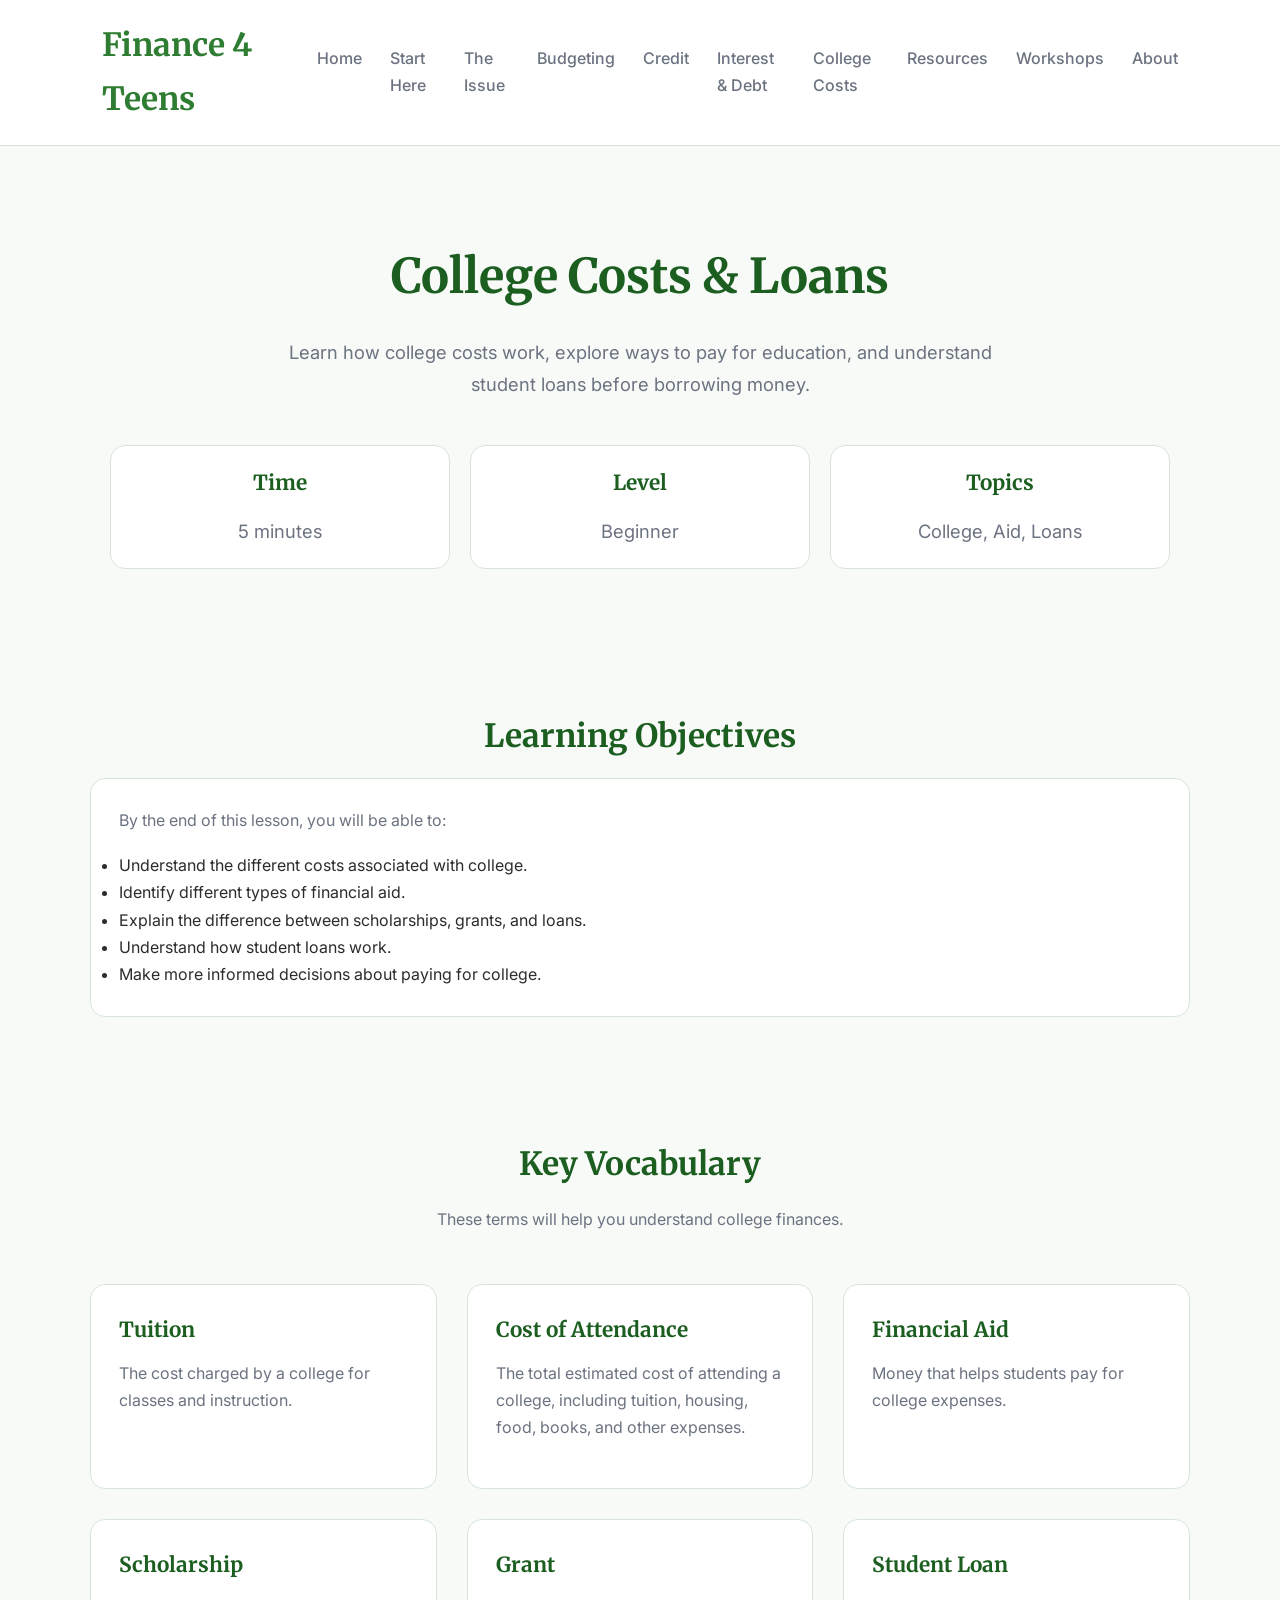
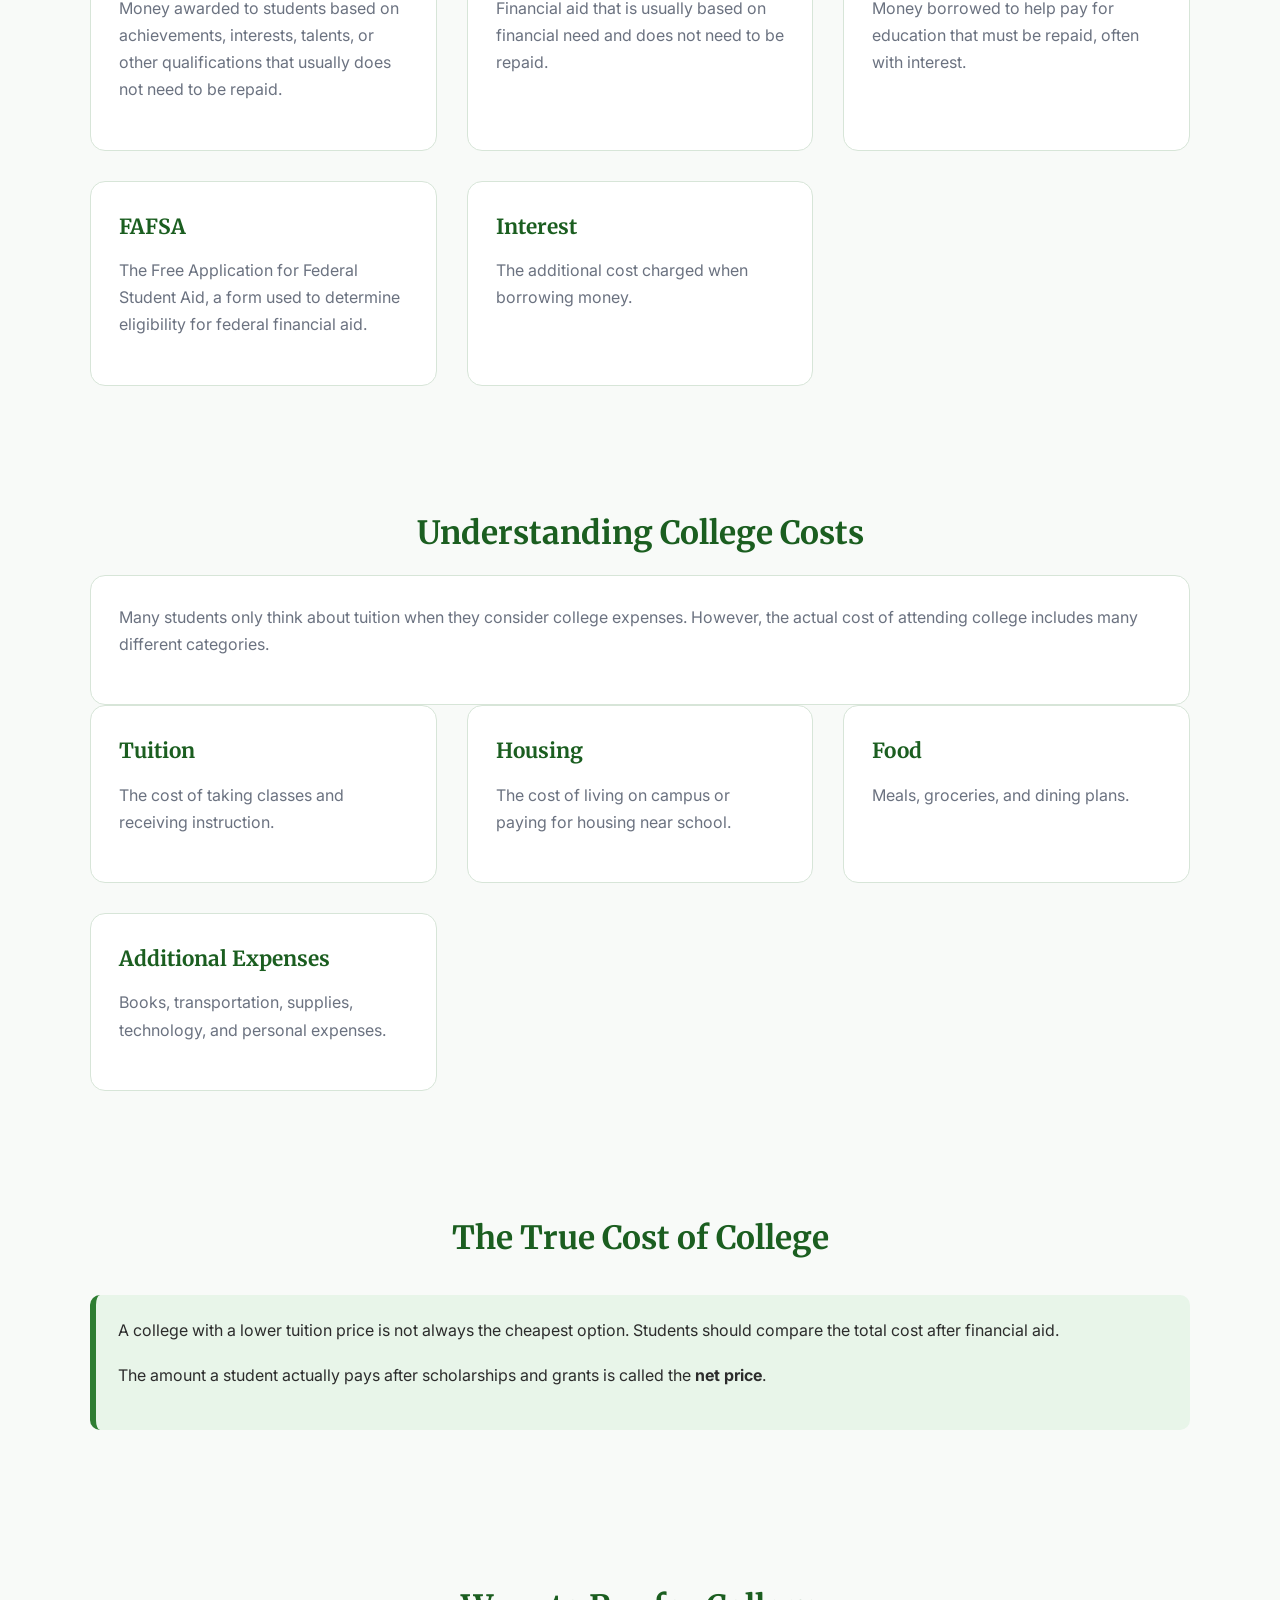
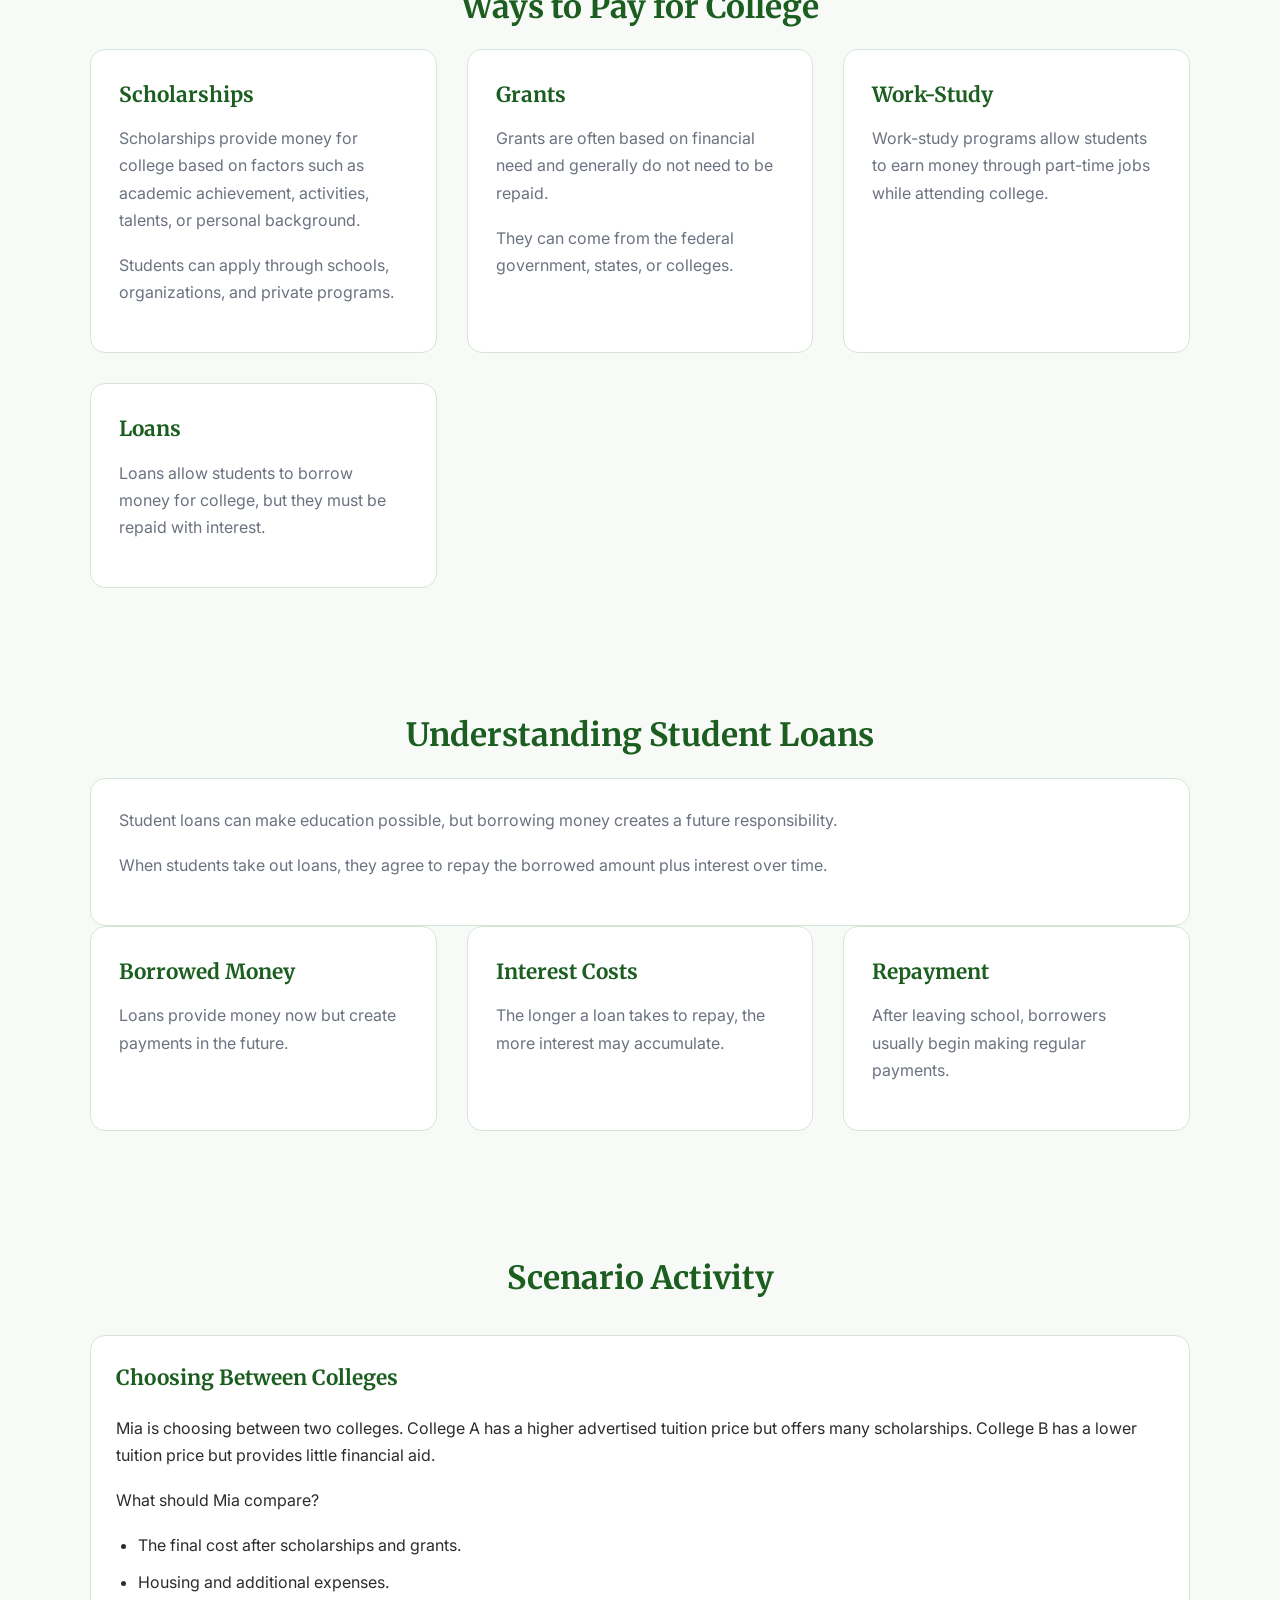
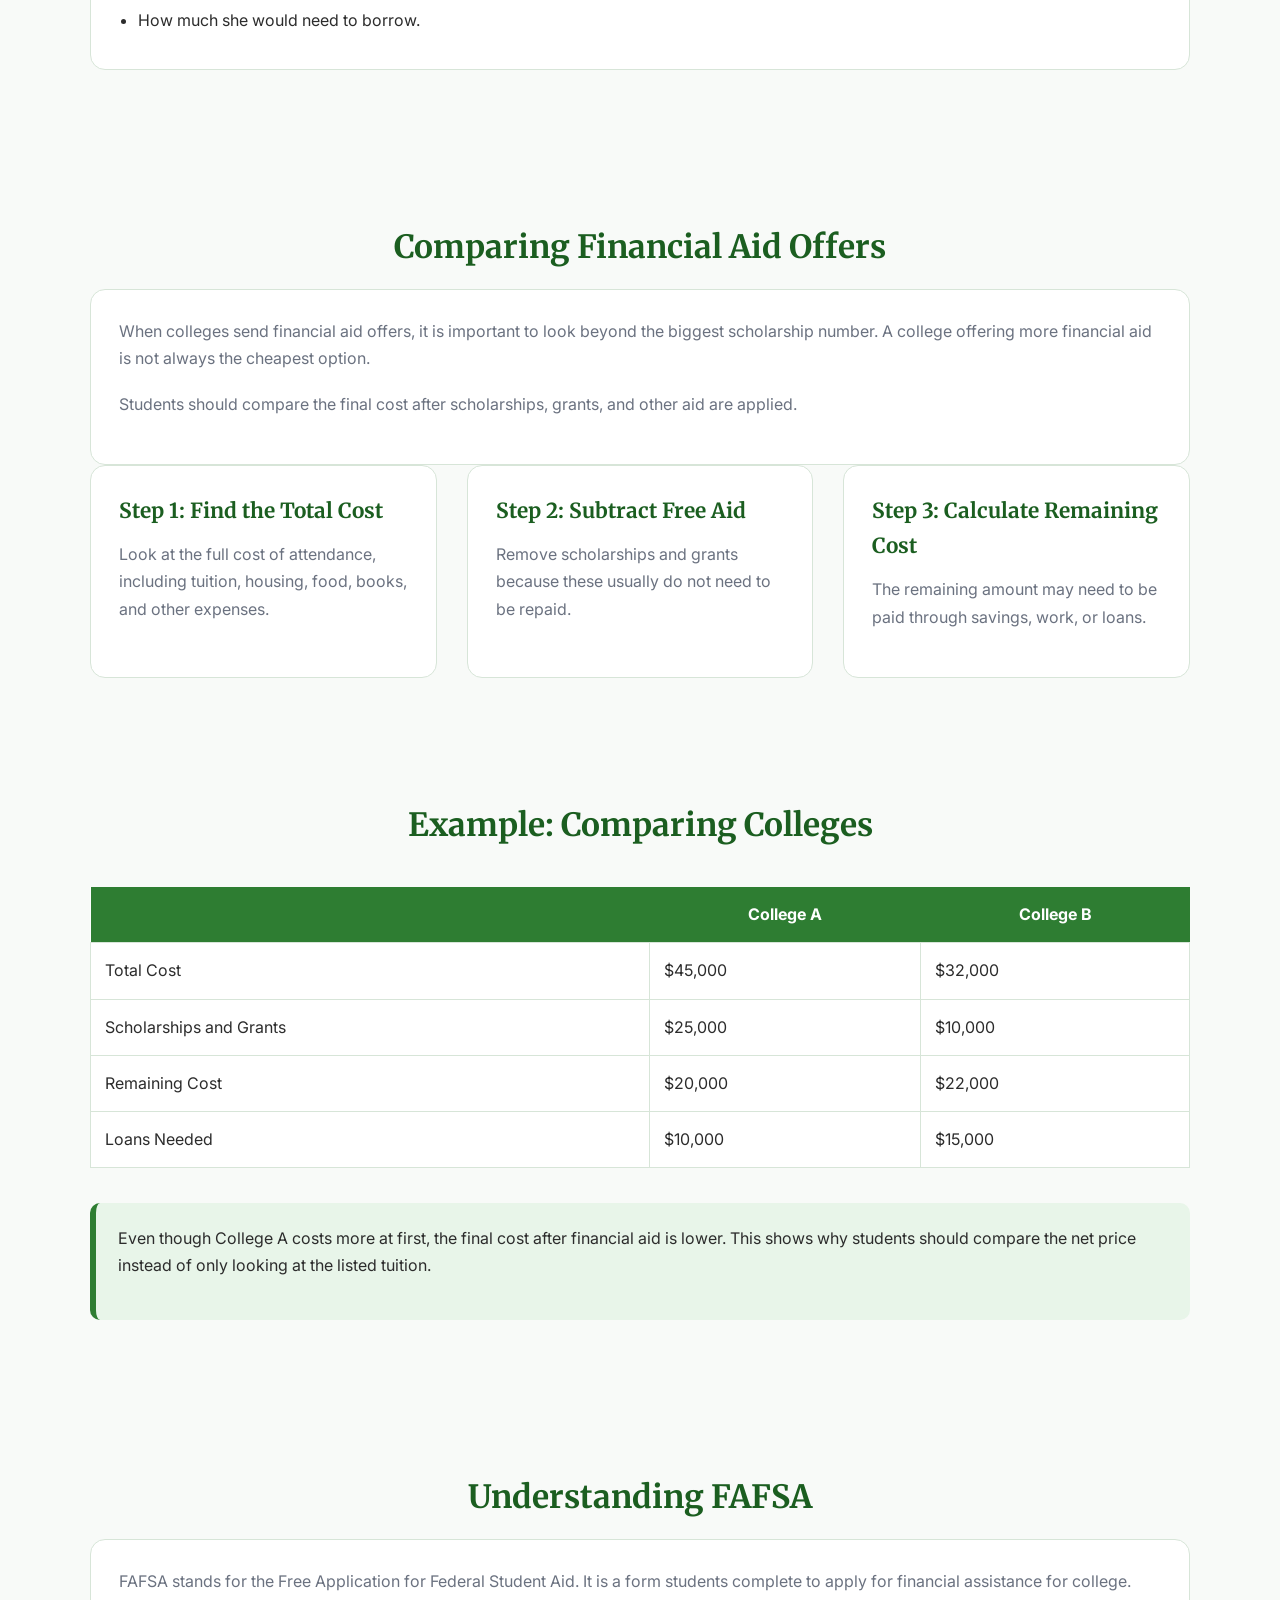
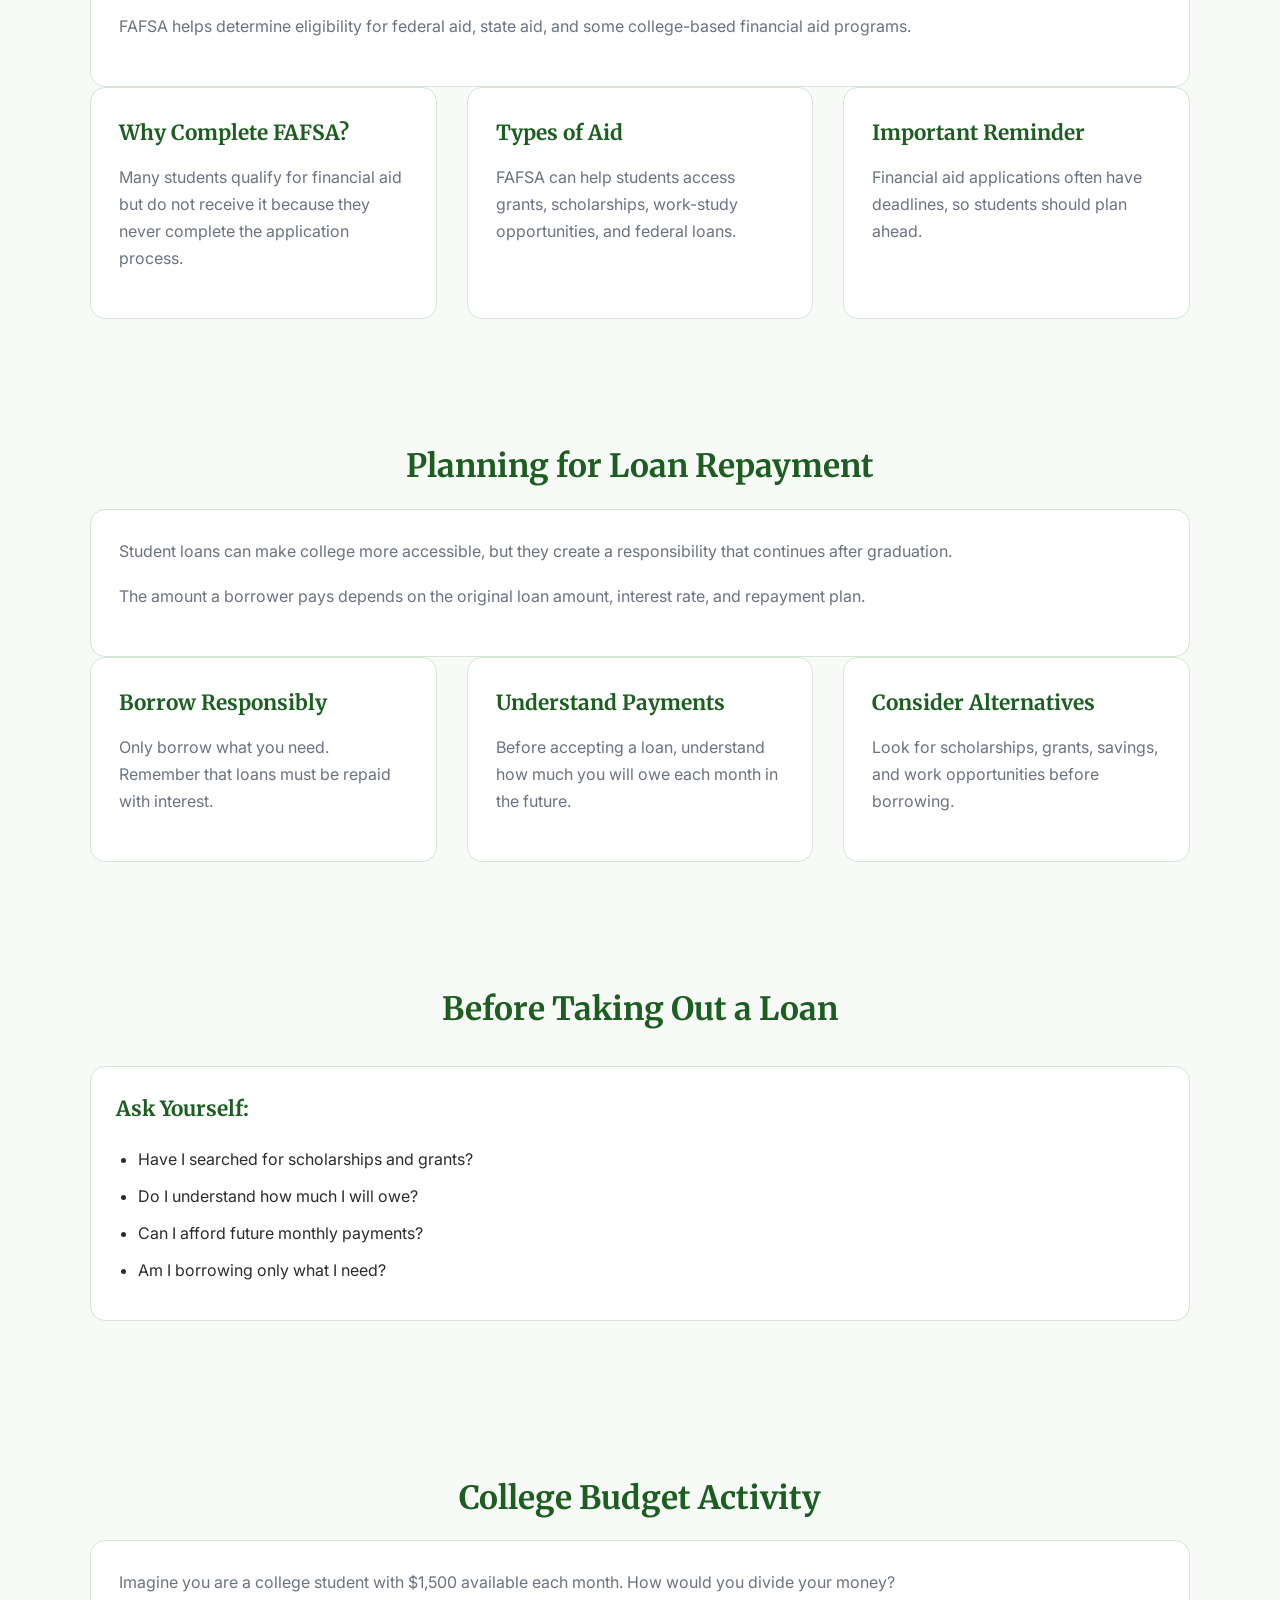
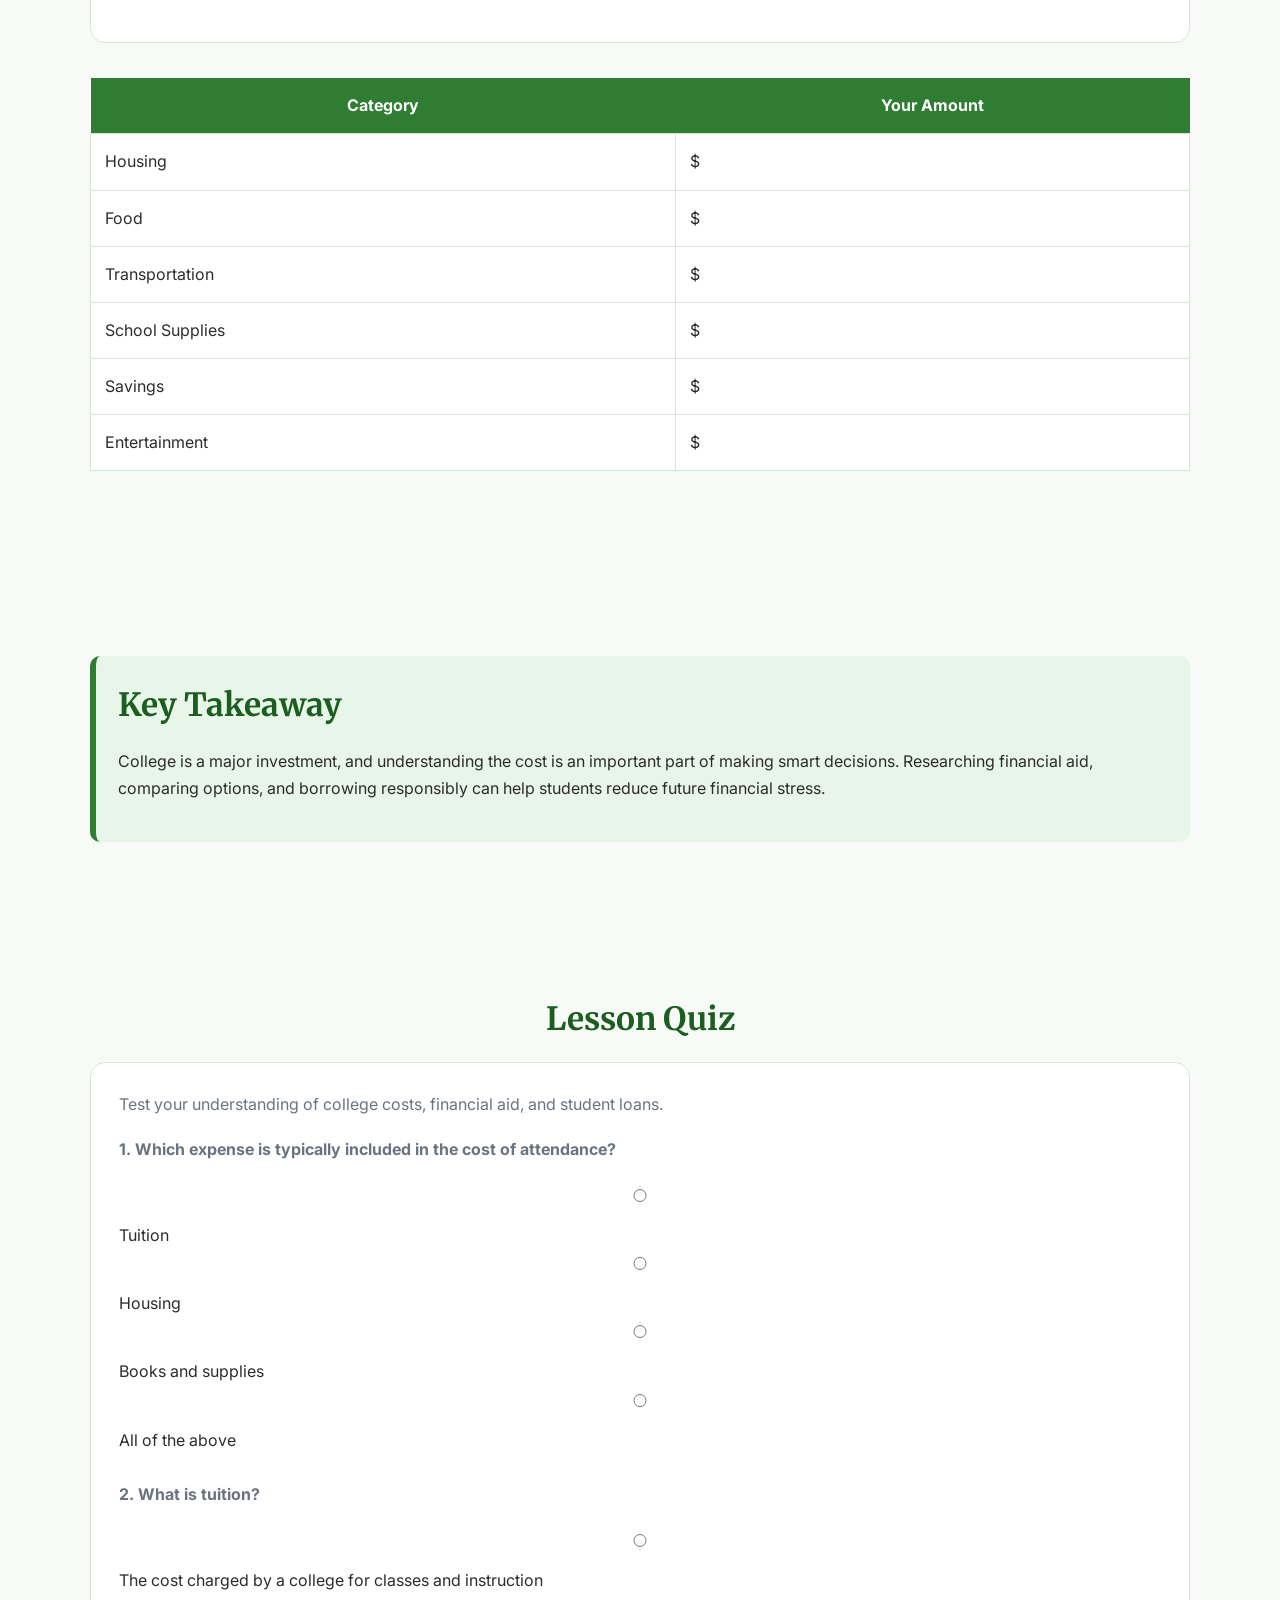
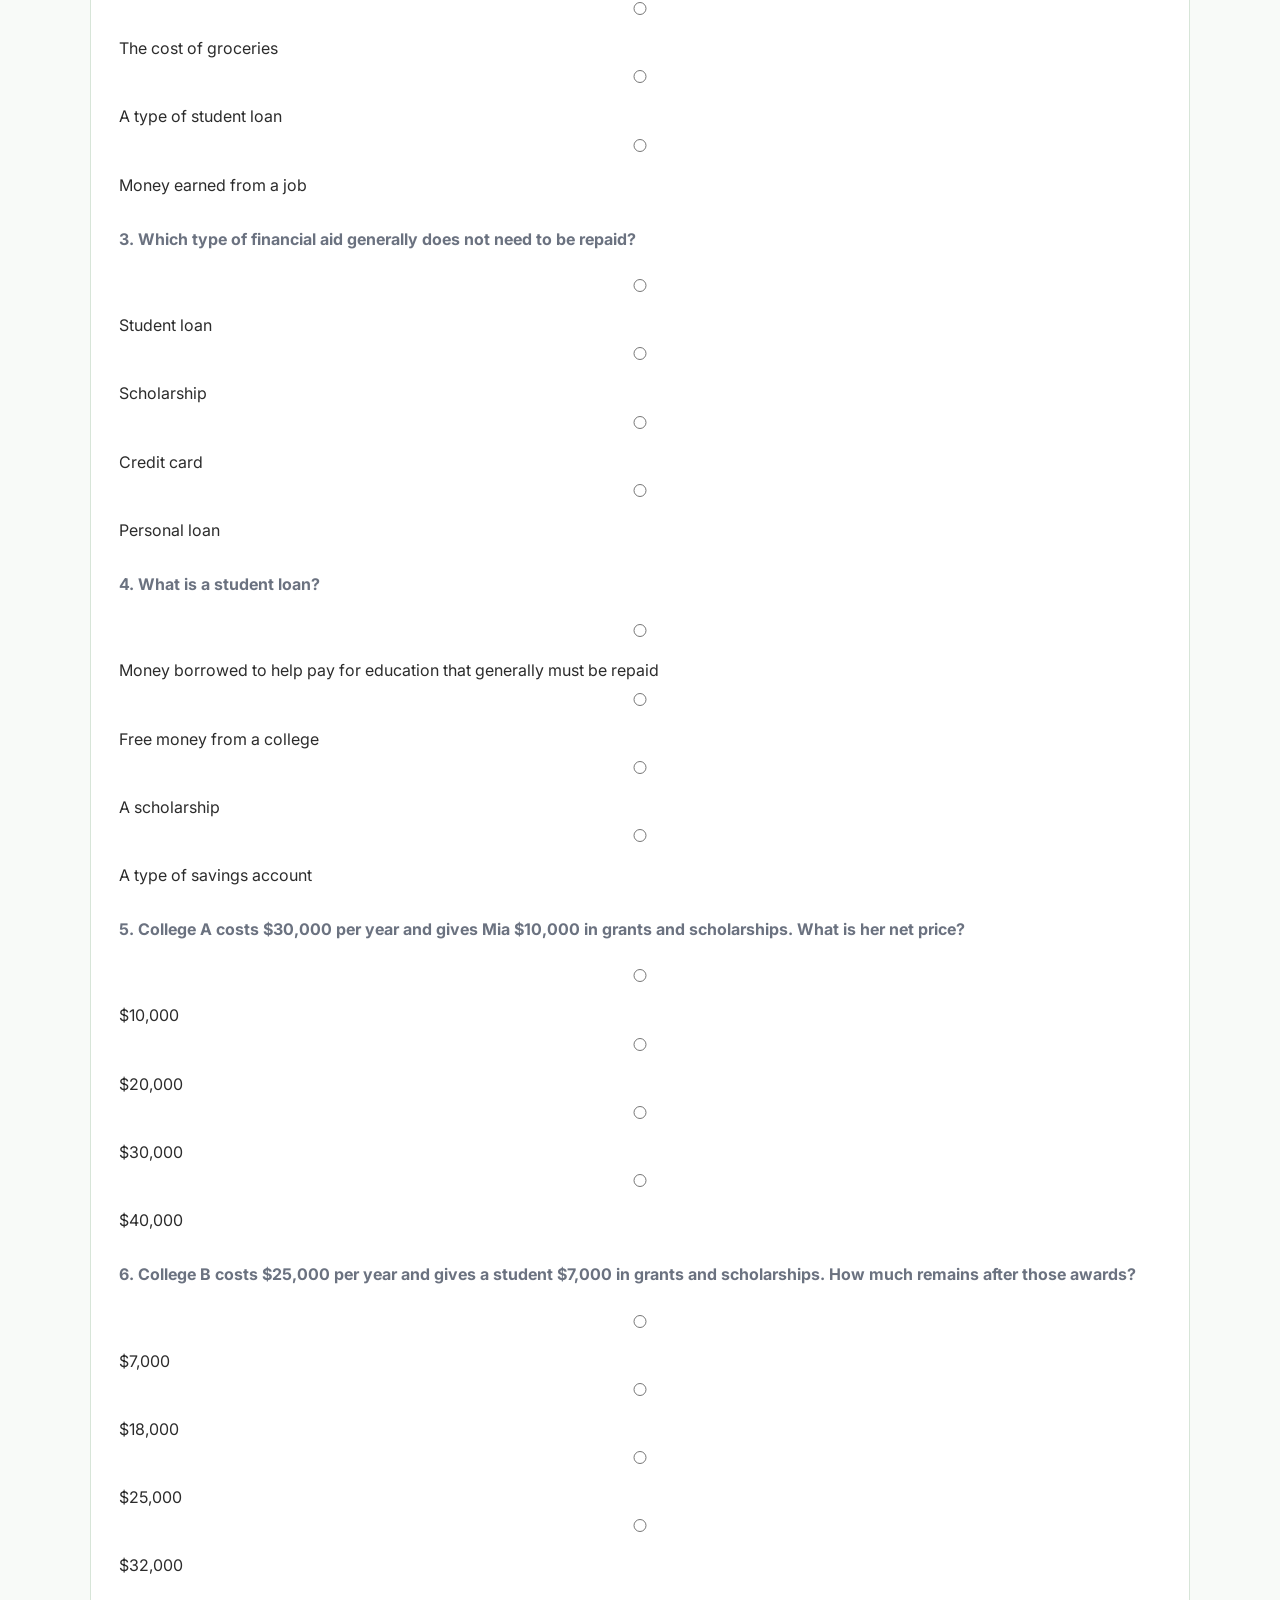
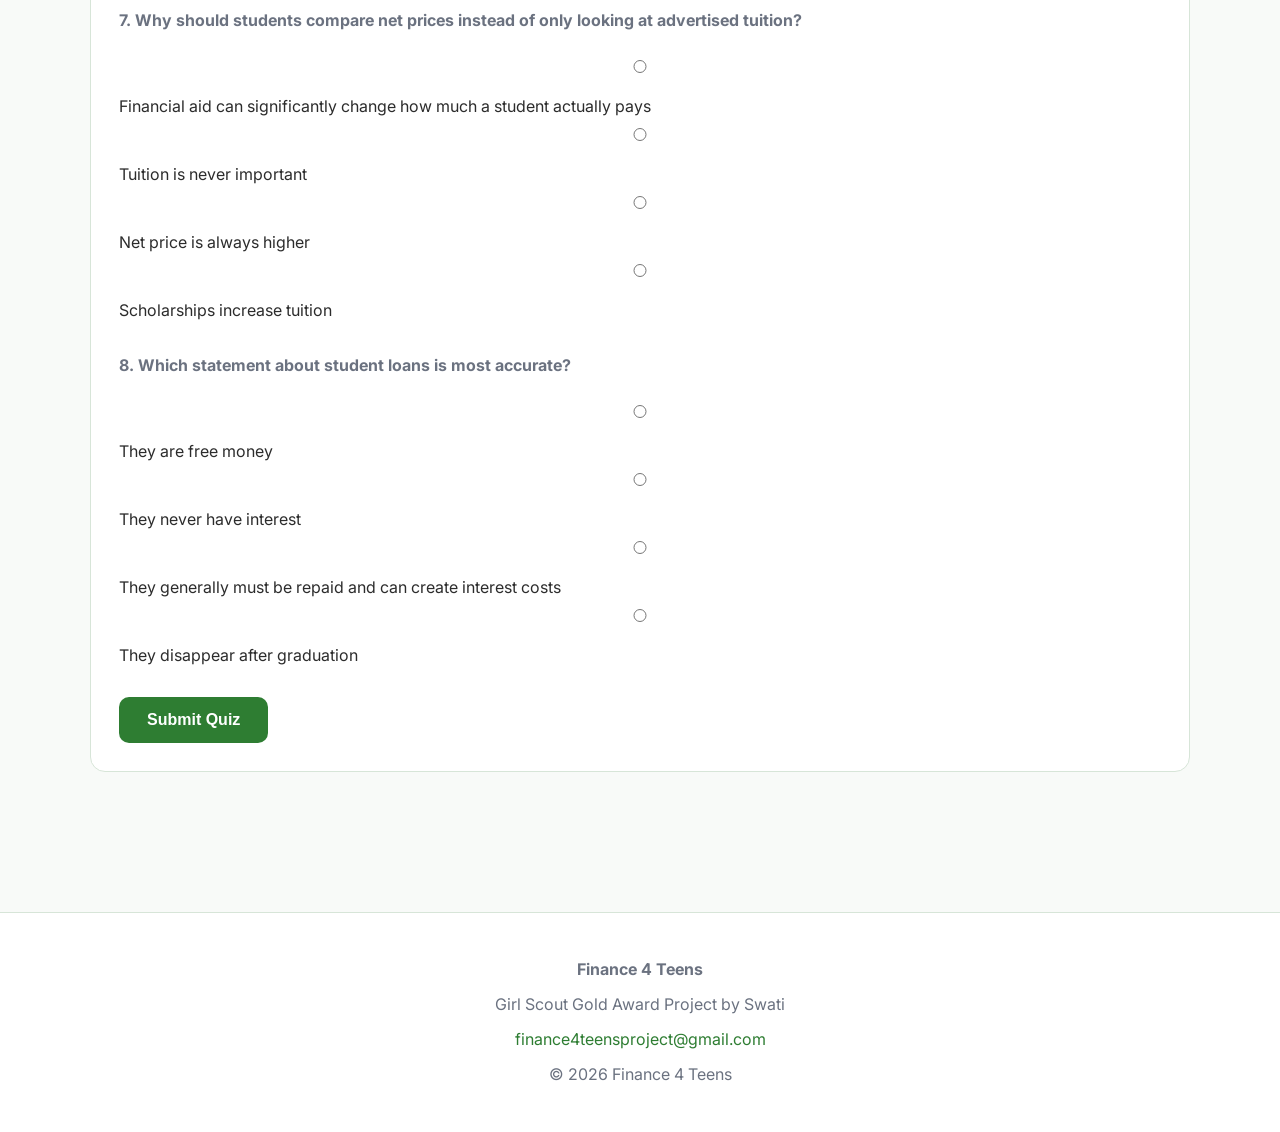
<file: college-costs.html>
<!DOCTYPE html>
<html lang="en">

<head>

<meta charset="UTF-8">
<meta name="viewport" content="width=device-width, initial-scale=1.0">

<title>College Costs & Loans | Finance 4 Teens</title>

<link rel="stylesheet" href="style.css">

</head>


<body>


<header>

<h2>Finance 4 Teens</h2>

<nav>

<a href="index.html">Home</a>
<a href="start.html">Start Here</a>
<a href="the-issue.html">The Issue</a>
<a href="budgeting.html">Budgeting</a>
<a href="credit.html">Credit</a>
<a href="interest-debt.html">Interest & Debt</a>
<a href="college-costs.html">College Costs</a>
<a href="resources.html">Resources</a>
<a href="workshops.html">Workshops</a>
<a href="about.html">About</a>

</nav>

</header>




<section class="hero">


<h1>College Costs & Loans</h1>


<p>
Learn how college costs work, explore ways to pay for education, and understand student loans before borrowing money.
</p>


<div class="lesson-info">


<div class="lesson-box">

<h3>Time</h3>

<p>5 minutes</p>

</div>


<div class="lesson-box">

<h3>Level</h3>

<p>Beginner</p>

</div>


<div class="lesson-box">

<h3>Topics</h3>

<p>College, Aid, Loans</p>

</div>


</div>


</section>





<div class="container">


<h2 class="section-title">Learning Objectives</h2>


<div class="card">


<p>
By the end of this lesson, you will be able to:
</p>


<ul>

<li>Understand the different costs associated with college.</li>

<li>Identify different types of financial aid.</li>

<li>Explain the difference between scholarships, grants, and loans.</li>

<li>Understand how student loans work.</li>

<li>Make more informed decisions about paying for college.</li>

</ul>


</div>


</div>





<div class="container">


<h2 class="section-title">Key Vocabulary</h2>


<p class="section-subtitle">
These terms will help you understand college finances.
</p>


<div class="card-grid">



<div class="card">

<h3>Tuition</h3>

<p>
The cost charged by a college for classes and instruction.
</p>

</div>



<div class="card">

<h3>Cost of Attendance</h3>

<p>
The total estimated cost of attending a college, including tuition, housing, food, books, and other expenses.
</p>

</div>



<div class="card">

<h3>Financial Aid</h3>

<p>
Money that helps students pay for college expenses.
</p>

</div>



<div class="card">

<h3>Scholarship</h3>

<p>
Money awarded to students based on achievements, interests, talents, or other qualifications that usually does not need to be repaid.
</p>

</div>



<div class="card">

<h3>Grant</h3>

<p>
Financial aid that is usually based on financial need and does not need to be repaid.
</p>

</div>



<div class="card">

<h3>Student Loan</h3>

<p>
Money borrowed to help pay for education that must be repaid, often with interest.
</p>

</div>



<div class="card">

<h3>FAFSA</h3>

<p>
The Free Application for Federal Student Aid, a form used to determine eligibility for federal financial aid.
</p>

</div>



<div class="card">

<h3>Interest</h3>

<p>
The additional cost charged when borrowing money.
</p>

</div>



</div>

</div>






<div class="container">


<h2 class="section-title">Understanding College Costs</h2>


<div class="card">


<p>
Many students only think about tuition when they consider college expenses. However, the actual cost of attending college includes many different categories.
</p>


</div>




<div class="card-grid">


<div class="card">

<h3>Tuition</h3>

<p>
The cost of taking classes and receiving instruction.
</p>

</div>



<div class="card">

<h3>Housing</h3>

<p>
The cost of living on campus or paying for housing near school.
</p>

</div>



<div class="card">

<h3>Food</h3>

<p>
Meals, groceries, and dining plans.
</p>

</div>



<div class="card">

<h3>Additional Expenses</h3>

<p>
Books, transportation, supplies, technology, and personal expenses.
</p>

</div>


</div>


</div>






<div class="container">


<h2 class="section-title">The True Cost of College</h2>


<div class="info-box">


<p>
A college with a lower tuition price is not always the cheapest option. Students should compare the total cost after financial aid.
</p>


<p>
The amount a student actually pays after scholarships and grants is called the <strong>net price</strong>.
</p>


</div>


</div>






<div class="container">


<h2 class="section-title">Ways to Pay for College</h2>


<div class="card-grid">


<div class="card">


<h3>Scholarships</h3>


<p>
Scholarships provide money for college based on factors such as academic achievement, activities, talents, or personal background.
</p>


<p>
Students can apply through schools, organizations, and private programs.
</p>


</div>




<div class="card">


<h3>Grants</h3>


<p>
Grants are often based on financial need and generally do not need to be repaid.
</p>


<p>
They can come from the federal government, states, or colleges.
</p>


</div>




<div class="card">


<h3>Work-Study</h3>


<p>
Work-study programs allow students to earn money through part-time jobs while attending college.
</p>


</div>




<div class="card">


<h3>Loans</h3>


<p>
Loans allow students to borrow money for college, but they must be repaid with interest.
</p>


</div>



</div>


</div>






<div class="container">


<h2 class="section-title">Understanding Student Loans</h2>


<div class="card">


<p>
Student loans can make education possible, but borrowing money creates a future responsibility.
</p>


<p>
When students take out loans, they agree to repay the borrowed amount plus interest over time.
</p>


</div>




<div class="card-grid">


<div class="card">

<h3>Borrowed Money</h3>

<p>
Loans provide money now but create payments in the future.
</p>

</div>



<div class="card">

<h3>Interest Costs</h3>

<p>
The longer a loan takes to repay, the more interest may accumulate.
</p>

</div>



<div class="card">

<h3>Repayment</h3>

<p>
After leaving school, borrowers usually begin making regular payments.
</p>

</div>


</div>


</div>






<div class="container">


<h2 class="section-title">Scenario Activity</h2>


<div class="question-box">


<h3>Choosing Between Colleges</h3>


<p>
Mia is choosing between two colleges. College A has a higher advertised tuition price but offers many scholarships. College B has a lower tuition price but provides little financial aid.
</p>


<p>
What should Mia compare?</p>


<ul>

<li>The final cost after scholarships and grants.</li>

<li>Housing and additional expenses.</li>

<li>How much she would need to borrow.</li>

</ul>


</div>


</div>

<!-- FINANCIAL AID OFFERS -->

<div class="container">

<h2 class="section-title">Comparing Financial Aid Offers</h2>

<div class="card">

<p>
When colleges send financial aid offers, it is important to look beyond the biggest scholarship number. A college offering more financial aid is not always the cheapest option.
</p>

<p>
Students should compare the final cost after scholarships, grants, and other aid are applied.
</p>

</div>


<div class="card-grid">

<div class="card">

<h3>Step 1: Find the Total Cost</h3>

<p>
Look at the full cost of attendance, including tuition, housing, food, books, and other expenses.
</p>

</div>


<div class="card">

<h3>Step 2: Subtract Free Aid</h3>

<p>
Remove scholarships and grants because these usually do not need to be repaid.
</p>

</div>


<div class="card">

<h3>Step 3: Calculate Remaining Cost</h3>

<p>
The remaining amount may need to be paid through savings, work, or loans.
</p>

</div>

</div>

</div>




<!-- FINANCIAL AID EXAMPLE -->

<div class="container">

<h2 class="section-title">Example: Comparing Colleges</h2>


<table>

<tr>

<th></th>

<th>College A</th>

<th>College B</th>

</tr>


<tr>

<td>Total Cost</td>

<td>$45,000</td>

<td>$32,000</td>

</tr>


<tr>

<td>Scholarships and Grants</td>

<td>$25,000</td>

<td>$10,000</td>

</tr>


<tr>

<td>Remaining Cost</td>

<td>$20,000</td>

<td>$22,000</td>

</tr>


<tr>

<td>Loans Needed</td>

<td>$10,000</td>

<td>$15,000</td>

</tr>


</table>


<div class="info-box">

<p>
Even though College A costs more at first, the final cost after financial aid is lower. This shows why students should compare the net price instead of only looking at the listed tuition.
</p>

</div>


</div>





<!-- FAFSA -->

<div class="container">

<h2 class="section-title">Understanding FAFSA</h2>


<div class="card">

<p>
FAFSA stands for the Free Application for Federal Student Aid. It is a form students complete to apply for financial assistance for college.
</p>


<p>
FAFSA helps determine eligibility for federal aid, state aid, and some college-based financial aid programs.
</p>

</div>



<div class="card-grid">


<div class="card">

<h3>Why Complete FAFSA?</h3>

<p>
Many students qualify for financial aid but do not receive it because they never complete the application process.
</p>

</div>



<div class="card">

<h3>Types of Aid</h3>

<p>
FAFSA can help students access grants, scholarships, work-study opportunities, and federal loans.
</p>

</div>



<div class="card">

<h3>Important Reminder</h3>

<p>
Financial aid applications often have deadlines, so students should plan ahead.
</p>

</div>


</div>

</div>





<!-- LOAN REPAYMENT -->

<div class="container">

<h2 class="section-title">Planning for Loan Repayment</h2>


<div class="card">

<p>
Student loans can make college more accessible, but they create a responsibility that continues after graduation.
</p>


<p>
The amount a borrower pays depends on the original loan amount, interest rate, and repayment plan.
</p>

</div>



<div class="card-grid">


<div class="card">

<h3>Borrow Responsibly</h3>

<p>
Only borrow what you need. Remember that loans must be repaid with interest.
</p>

</div>


<div class="card">

<h3>Understand Payments</h3>

<p>
Before accepting a loan, understand how much you will owe each month in the future.
</p>

</div>


<div class="card">

<h3>Consider Alternatives</h3>

<p>
Look for scholarships, grants, savings, and work opportunities before borrowing.
</p>

</div>


</div>

</div>





<!-- BORROWING CHECKLIST -->

<div class="container">

<h2 class="section-title">Before Taking Out a Loan</h2>


<div class="question-box">

<h3>Ask Yourself:</h3>


<ul>

<li>Have I searched for scholarships and grants?</li>

<li>Do I understand how much I will owe?</li>

<li>Can I afford future monthly payments?</li>

<li>Am I borrowing only what I need?</li>

</ul>


</div>

</div>





<!-- COLLEGE BUDGET ACTIVITY -->

<div class="container">

<h2 class="section-title">College Budget Activity</h2>


<div class="card">

<p>
Imagine you are a college student with $1,500 available each month. How would you divide your money?
</p>

</div>



<table>

<tr>

<th>Category</th>

<th>Your Amount</th>

</tr>


<tr>

<td>Housing</td>

<td>$</td>

</tr>


<tr>

<td>Food</td>

<td>$</td>

</tr>


<tr>

<td>Transportation</td>

<td>$</td>

</tr>


<tr>

<td>School Supplies</td>

<td>$</td>

</tr>


<tr>

<td>Savings</td>

<td>$</td>

</tr>


<tr>

<td>Entertainment</td>

<td>$</td>

</tr>


</table>


</div>





<!-- KEY TAKEAWAY -->

<div class="container">

<div class="info-box">

<h2>Key Takeaway</h2>


<p>
College is a major investment, and understanding the cost is an important part of making smart decisions. Researching financial aid, comparing options, and borrowing responsibly can help students reduce future financial stress.
</p>


</div>

</div>

  <div class="container">

    <h2 class="section-title">Lesson Quiz</h2>

    <div class="card">

        <p>
            Test your understanding of college costs, financial aid, and student loans.
        </p>

        <form id="quiz-form">

            <div id="question-0"></div>
            <br>

            <div id="question-1"></div>
            <br>

            <div id="question-2"></div>
            <br>

            <div id="question-3"></div>
            <br>

            <div id="question-4"></div>
            <br>

            <div id="question-5"></div>
            <br>

            <div id="question-6"></div>
            <br>

            <div id="question-7"></div>
            <br>

            <button type="submit" class="btn">
                Submit Quiz
            </button>

        </form>

        <div id="quiz-results" style="display: none;">

            <h3>Quiz Results</h3>

            <p>
                You scored
                <strong>
                    <span id="score"></span>/<span id="total"></span>
                </strong>
            </p>

        </div>

    </div>

</div>

<footer>

<p><strong>Finance 4 Teens</strong></p>

<p>Girl Scout Gold Award Project by Swati</p>

<p>
<a href="mailto:finance4teensproject@gmail.com">
finance4teensproject@gmail.com
</a>
</p>

<p>© 2026 Finance 4 Teens</p>

</footer>

<script src="quiz.js"></script>
</body>

</html>
</file>
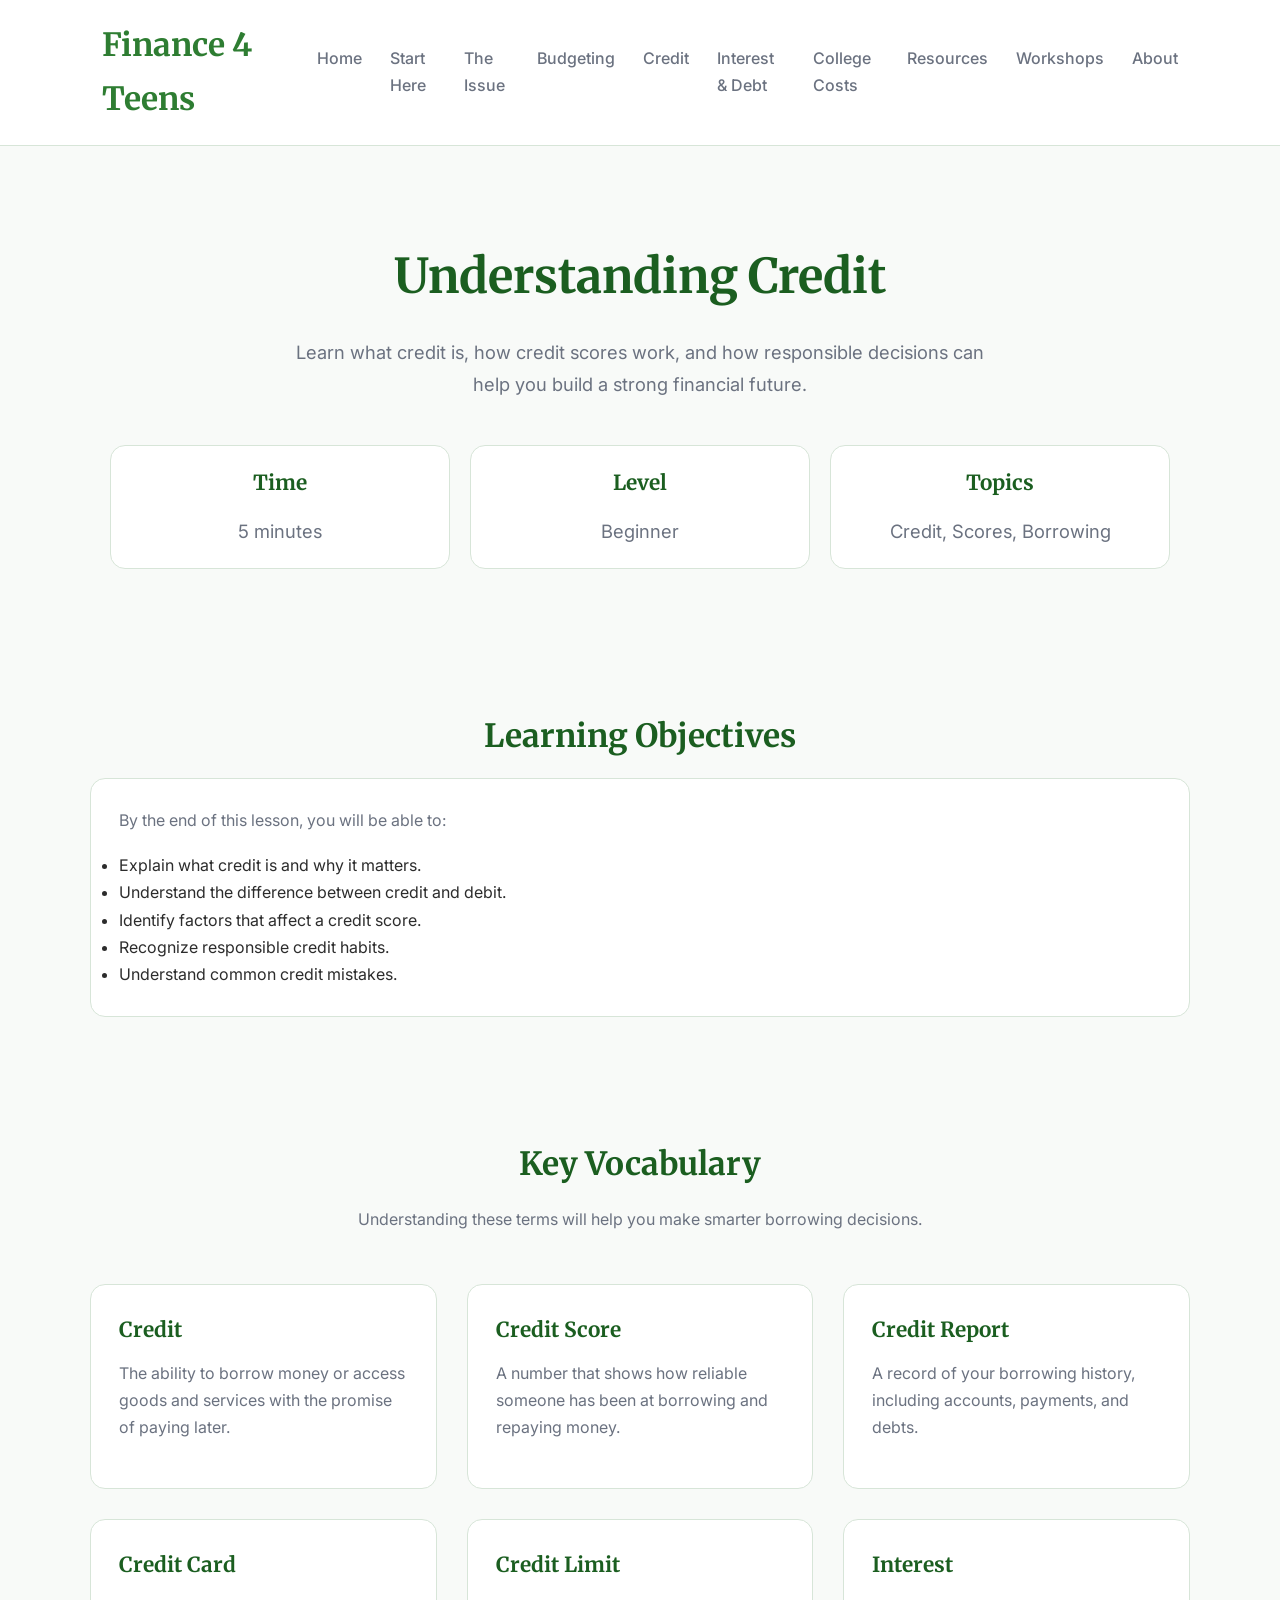
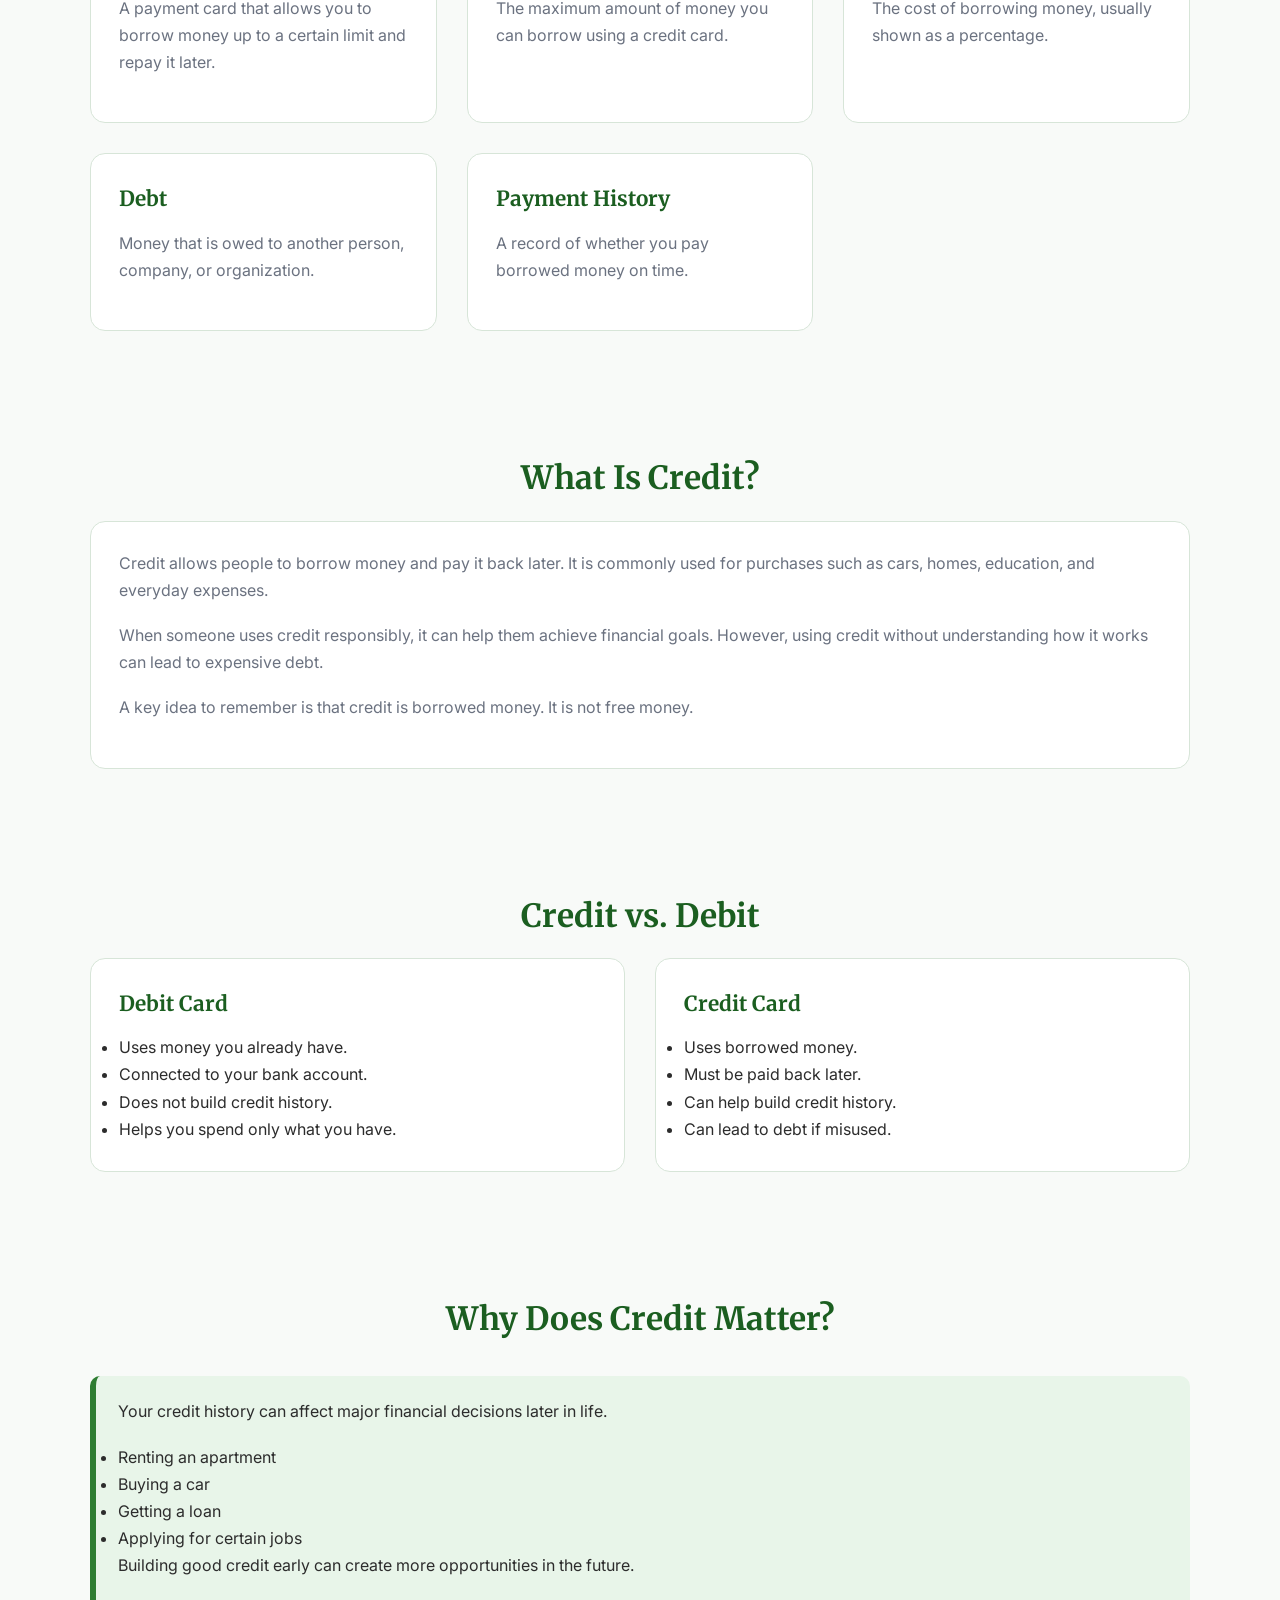
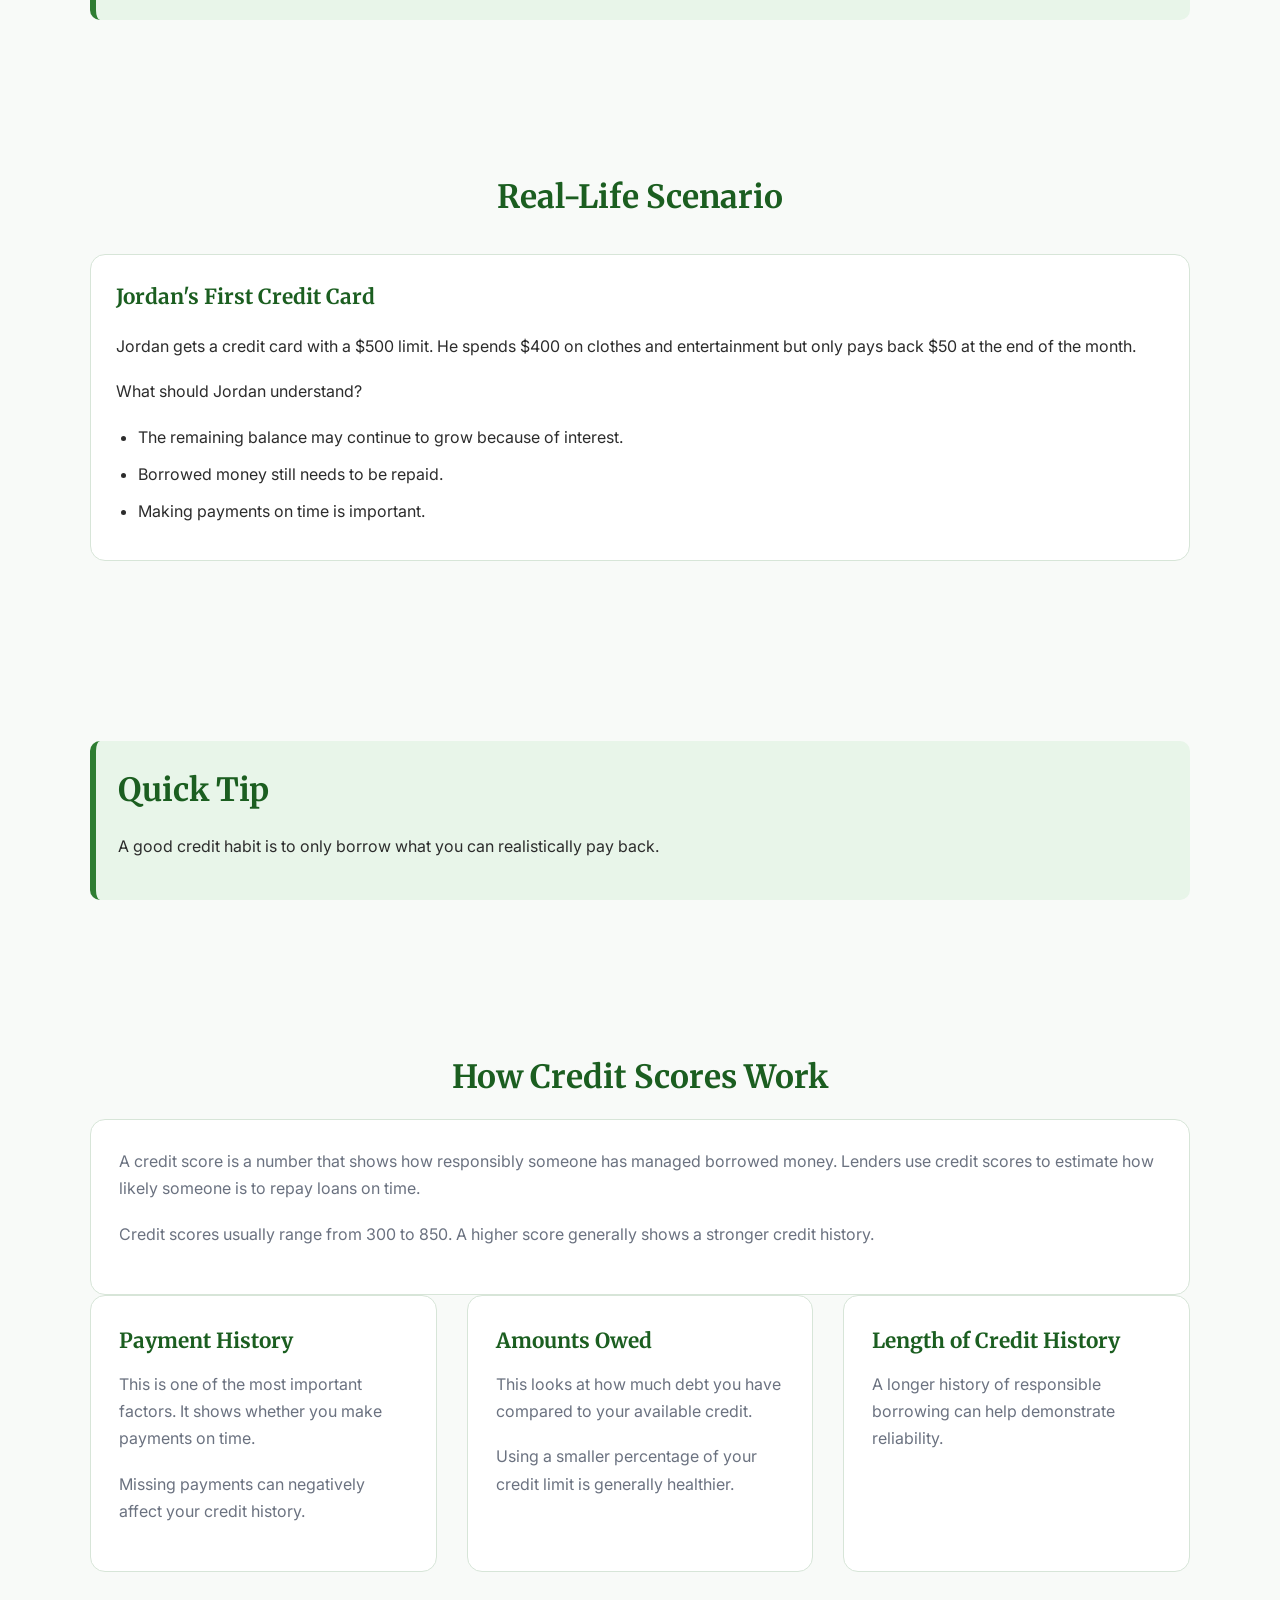
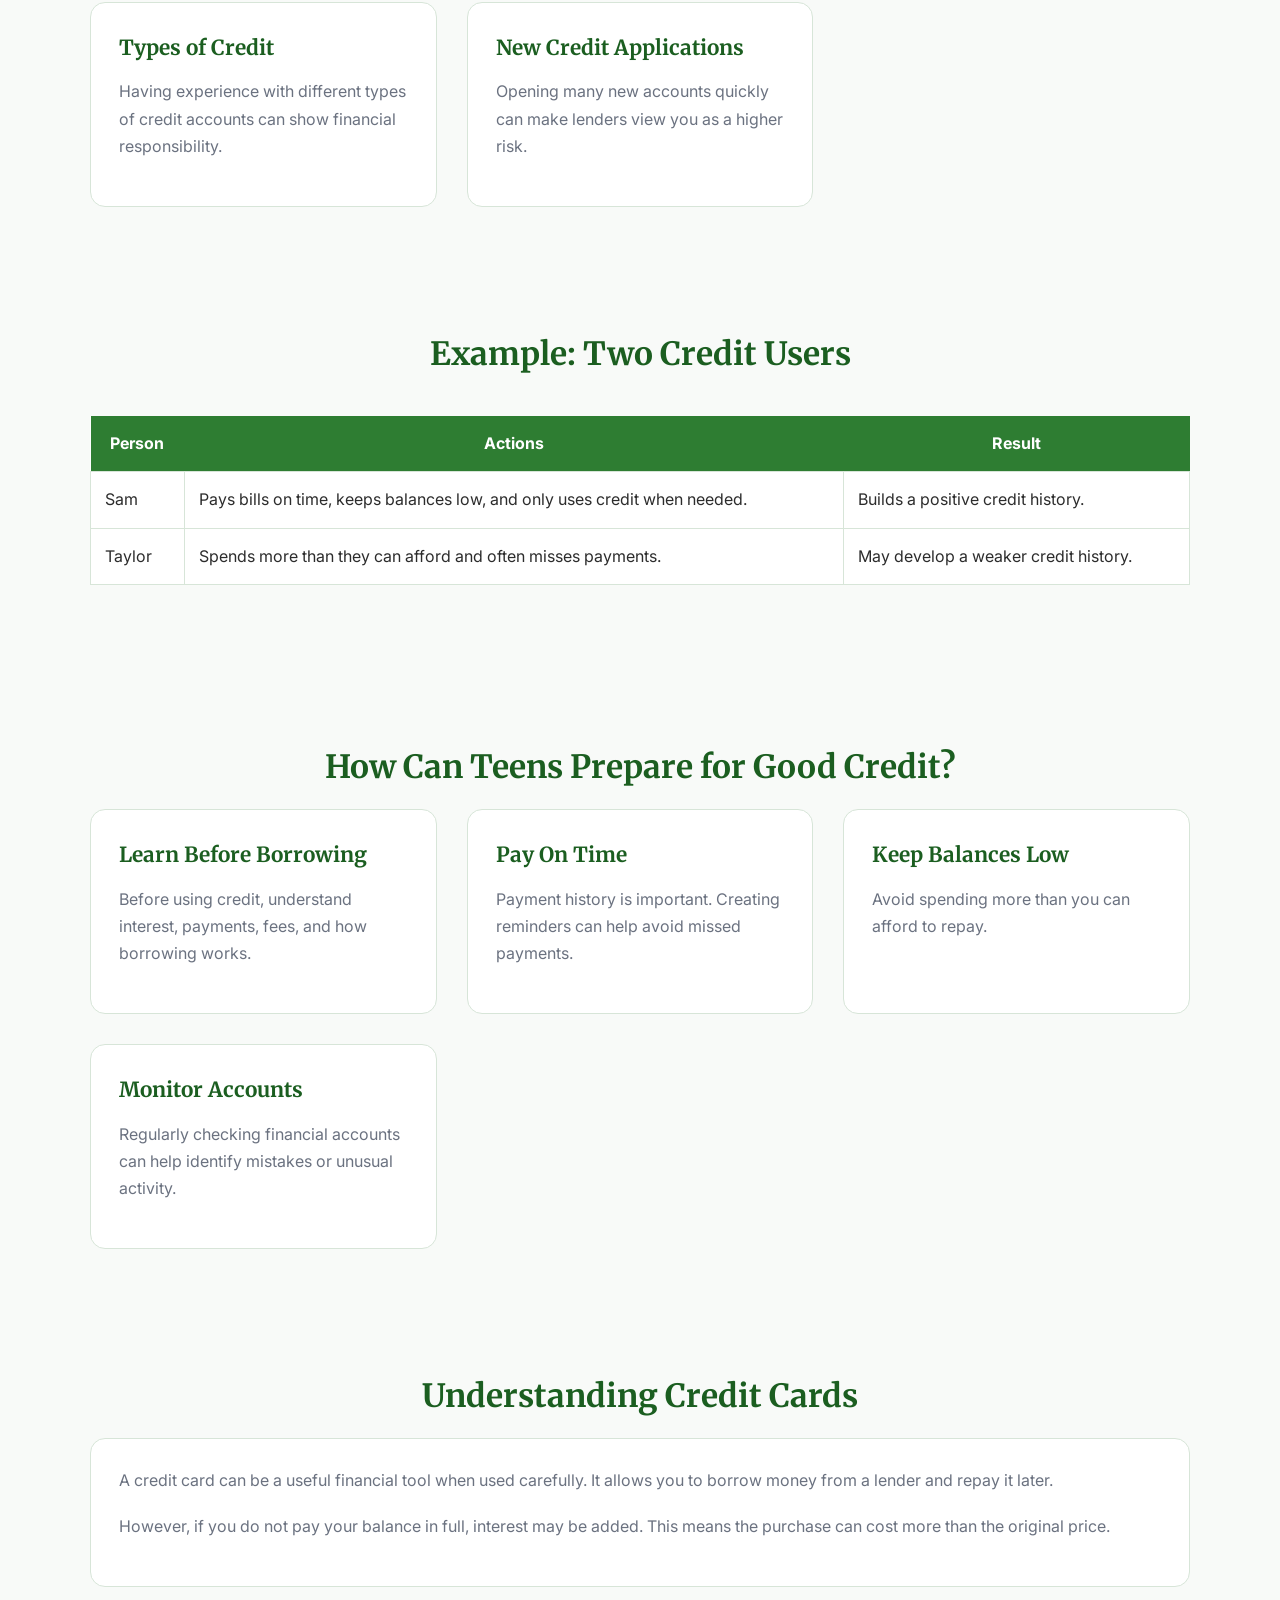
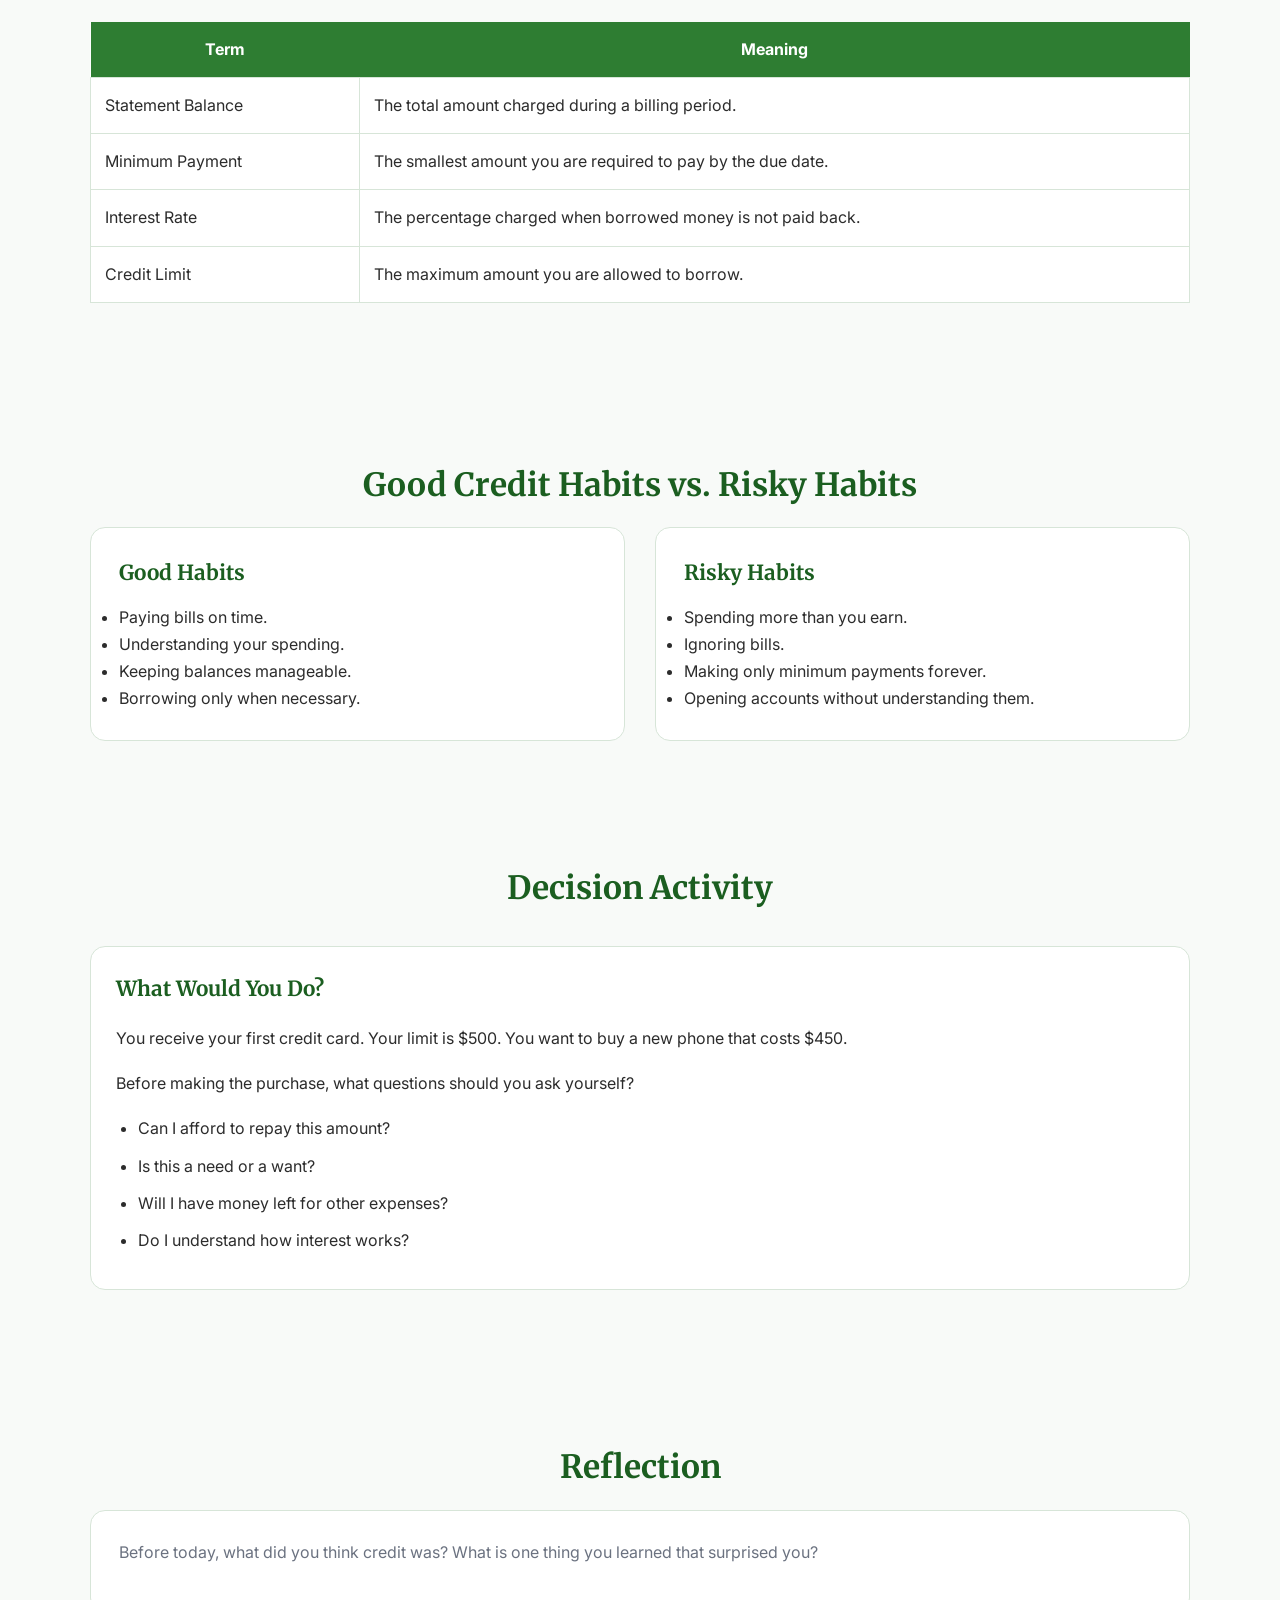
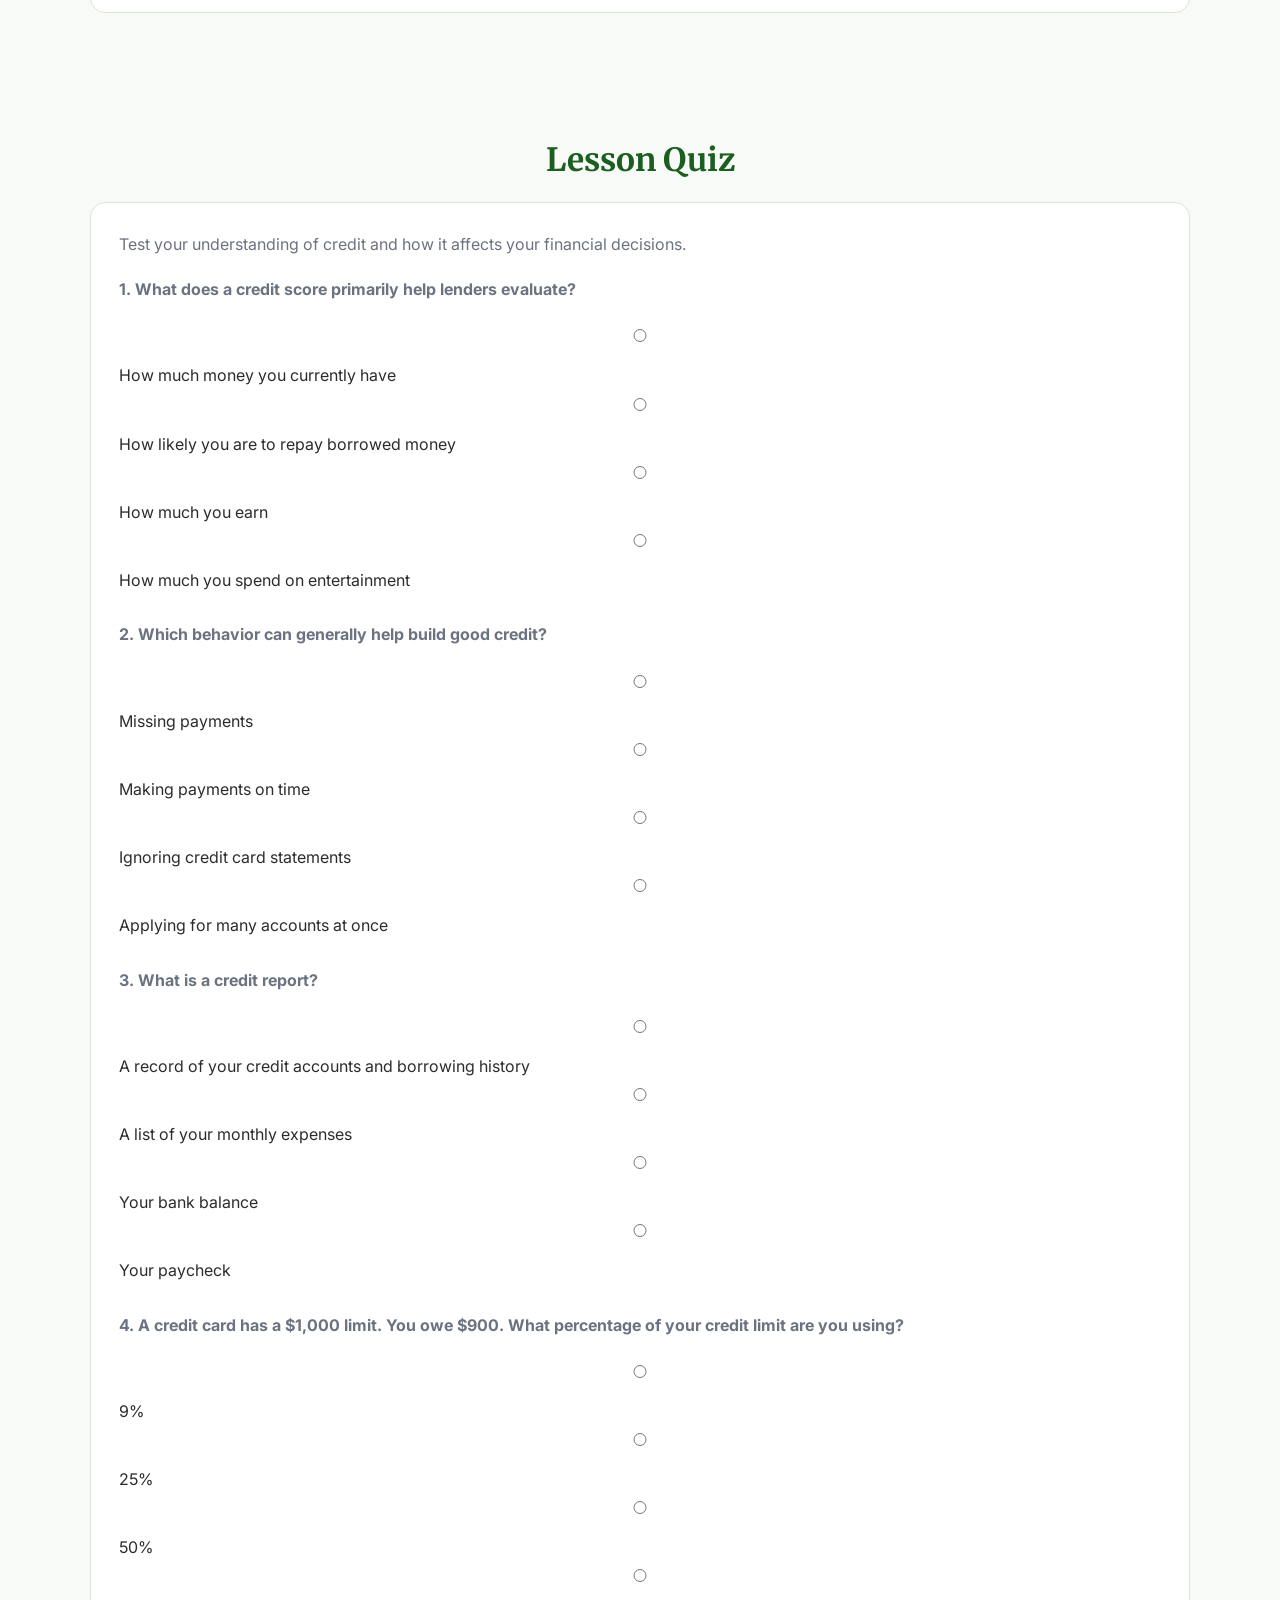
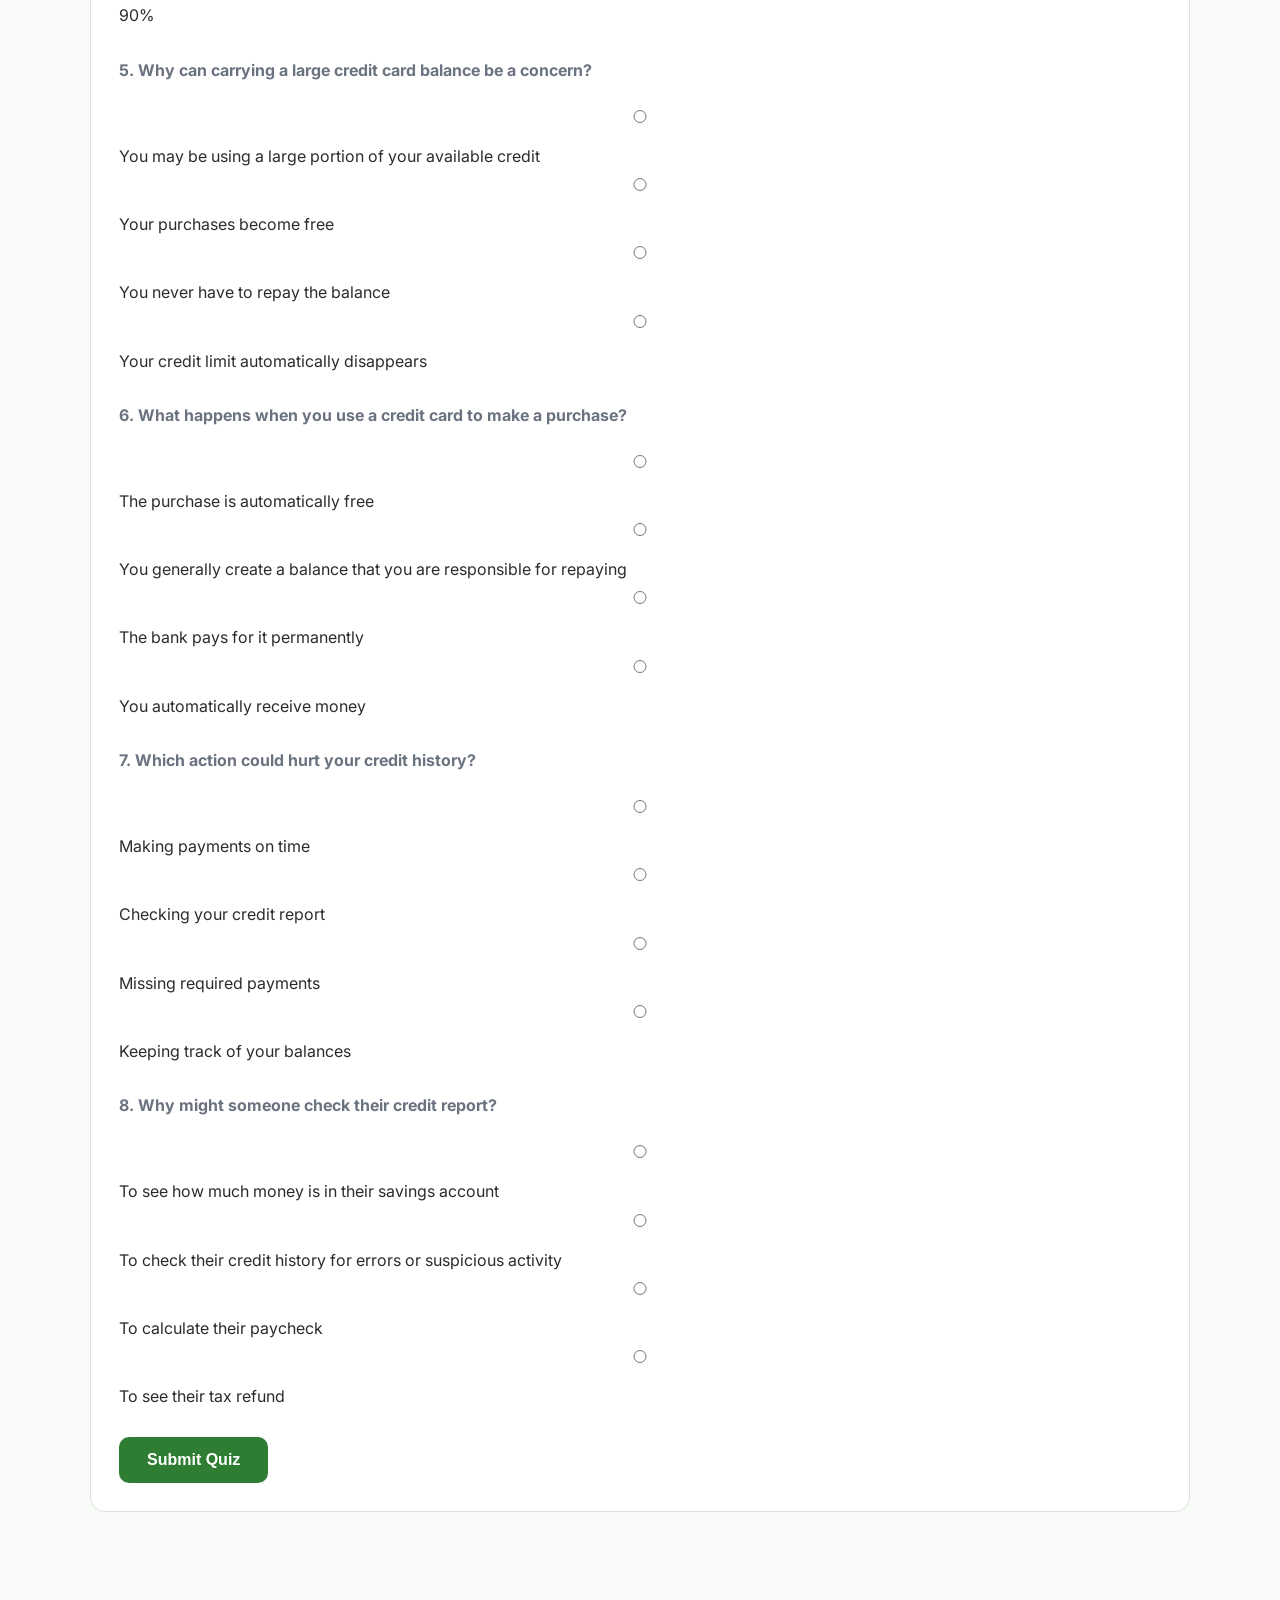
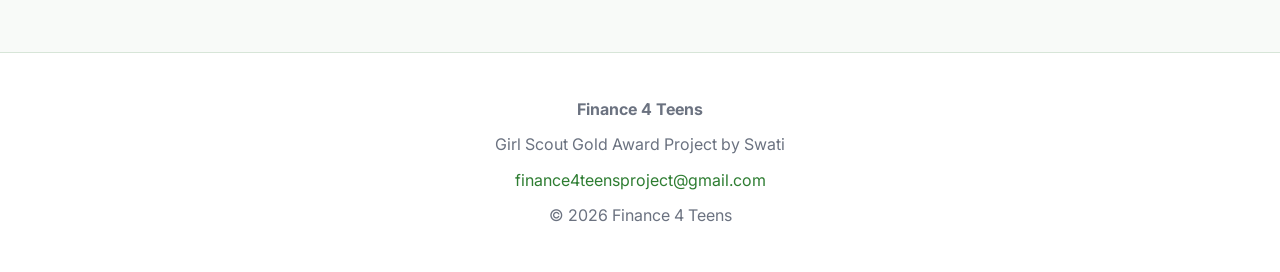
<file: credit.html>
<!DOCTYPE html>
<html lang="en">

<head>

<meta charset="UTF-8">
<meta name="viewport" content="width=device-width, initial-scale=1.0">

<title>Credit | Finance 4 Teens</title>

<link rel="stylesheet" href="style.css">

</head>

<body>

<header>

<h2>Finance 4 Teens</h2>

<nav>

<a href="index.html">Home</a>
<a href="start.html">Start Here</a>
<a href="the-issue.html">The Issue</a>
<a href="budgeting.html">Budgeting</a>
<a href="credit.html">Credit</a>
<a href="interest-debt.html">Interest & Debt</a>
<a href="college-costs.html">College Costs</a>
<a href="resources.html">Resources</a>
<a href="workshops.html">Workshops</a>
<a href="about.html">About</a>

</nav>

</header>


<section class="hero">

<h1>Understanding Credit</h1>

<p>
Learn what credit is, how credit scores work, and how responsible decisions can help you build a strong financial future.
</p>


<div class="lesson-info">


<div class="lesson-box">

<h3>Time</h3>

<p>5 minutes</p>

</div>


<div class="lesson-box">

<h3>Level</h3>

<p>Beginner</p>

</div>


<div class="lesson-box">

<h3>Topics</h3>

<p>Credit, Scores, Borrowing</p>

</div>


</div>

</section>



<div class="container">


<h2 class="section-title">Learning Objectives</h2>


<div class="card">

<p>
By the end of this lesson, you will be able to:
</p>


<ul>

<li>Explain what credit is and why it matters.</li>

<li>Understand the difference between credit and debit.</li>

<li>Identify factors that affect a credit score.</li>

<li>Recognize responsible credit habits.</li>

<li>Understand common credit mistakes.</li>

</ul>


</div>


</div>



<div class="container">


<h2 class="section-title">Key Vocabulary</h2>


<p class="section-subtitle">
Understanding these terms will help you make smarter borrowing decisions.
</p>



<div class="card-grid">


<div class="card">

<h3>Credit</h3>

<p>
The ability to borrow money or access goods and services with the promise of paying later.
</p>

</div>



<div class="card">

<h3>Credit Score</h3>

<p>
A number that shows how reliable someone has been at borrowing and repaying money.
</p>

</div>



<div class="card">

<h3>Credit Report</h3>

<p>
A record of your borrowing history, including accounts, payments, and debts.
</p>

</div>



<div class="card">

<h3>Credit Card</h3>

<p>
A payment card that allows you to borrow money up to a certain limit and repay it later.
</p>

</div>



<div class="card">

<h3>Credit Limit</h3>

<p>
The maximum amount of money you can borrow using a credit card.
</p>

</div>



<div class="card">

<h3>Interest</h3>

<p>
The cost of borrowing money, usually shown as a percentage.
</p>

</div>



<div class="card">

<h3>Debt</h3>

<p>
Money that is owed to another person, company, or organization.
</p>

</div>



<div class="card">

<h3>Payment History</h3>

<p>
A record of whether you pay borrowed money on time.
</p>

</div>


</div>


</div>



<div class="container">


<h2 class="section-title">What Is Credit?</h2>


<div class="card">


<p>
Credit allows people to borrow money and pay it back later. It is commonly used for purchases such as cars, homes, education, and everyday expenses.
</p>


<p>
When someone uses credit responsibly, it can help them achieve financial goals. However, using credit without understanding how it works can lead to expensive debt.
</p>


<p>
A key idea to remember is that credit is borrowed money. It is not free money.
</p>


</div>


</div>




<div class="container">


<h2 class="section-title">Credit vs. Debit</h2>


<div class="card-grid">


<div class="card">


<h3>Debit Card</h3>


<ul>

<li>Uses money you already have.</li>

<li>Connected to your bank account.</li>

<li>Does not build credit history.</li>

<li>Helps you spend only what you have.</li>

</ul>


</div>



<div class="card">


<h3>Credit Card</h3>


<ul>

<li>Uses borrowed money.</li>

<li>Must be paid back later.</li>

<li>Can help build credit history.</li>

<li>Can lead to debt if misused.</li>

</ul>


</div>


</div>


</div>



<div class="container">


<h2 class="section-title">Why Does Credit Matter?</h2>


<div class="info-box">


<p>
Your credit history can affect major financial decisions later in life.
</p>


<ul>

<li>Renting an apartment</li>

<li>Buying a car</li>

<li>Getting a loan</li>

<li>Applying for certain jobs</li>

</ul>


<p>
Building good credit early can create more opportunities in the future.
</p>


</div>


</div>




<div class="container">


<h2 class="section-title">Real-Life Scenario</h2>


<div class="question-box">


<h3>Jordan's First Credit Card</h3>


<p>
Jordan gets a credit card with a $500 limit. He spends $400 on clothes and entertainment but only pays back $50 at the end of the month.
</p>


<p>
What should Jordan understand?
</p>


<ul>

<li>The remaining balance may continue to grow because of interest.</li>

<li>Borrowed money still needs to be repaid.</li>

<li>Making payments on time is important.</li>

</ul>


</div>


</div>




<div class="container">


<div class="info-box">


<h2>Quick Tip</h2>


<p>
A good credit habit is to only borrow what you can realistically pay back.
</p>


</div>


</div>

<!-- CREDIT SCORE SECTION -->

<div class="container">

<h2 class="section-title">How Credit Scores Work</h2>

<div class="card">

<p>
A credit score is a number that shows how responsibly someone has managed borrowed money.
Lenders use credit scores to estimate how likely someone is to repay loans on time.
</p>

<p>
Credit scores usually range from 300 to 850. A higher score generally shows a stronger credit history.
</p>

</div>


<div class="card-grid">


<div class="card">

<h3>Payment History</h3>

<p>
This is one of the most important factors. It shows whether you make payments on time.
</p>

<p>
Missing payments can negatively affect your credit history.
</p>

</div>


<div class="card">

<h3>Amounts Owed</h3>

<p>
This looks at how much debt you have compared to your available credit.
</p>

<p>
Using a smaller percentage of your credit limit is generally healthier.
</p>

</div>


<div class="card">

<h3>Length of Credit History</h3>

<p>
A longer history of responsible borrowing can help demonstrate reliability.
</p>

</div>


<div class="card">

<h3>Types of Credit</h3>

<p>
Having experience with different types of credit accounts can show financial responsibility.
</p>

</div>


<div class="card">

<h3>New Credit Applications</h3>

<p>
Opening many new accounts quickly can make lenders view you as a higher risk.
</p>

</div>


</div>

</div>




<!-- CREDIT EXAMPLE -->

<div class="container">


<h2 class="section-title">Example: Two Credit Users</h2>


<table>

<tr>

<th>Person</th>

<th>Actions</th>

<th>Result</th>

</tr>


<tr>

<td>Sam</td>

<td>
Pays bills on time, keeps balances low, and only uses credit when needed.
</td>

<td>
Builds a positive credit history.
</td>

</tr>


<tr>

<td>Taylor</td>

<td>
Spends more than they can afford and often misses payments.
</td>

<td>
May develop a weaker credit history.
</td>

</tr>


</table>


</div>




<!-- BUILDING CREDIT -->

<div class="container">


<h2 class="section-title">How Can Teens Prepare for Good Credit?</h2>


<div class="card-grid">


<div class="card">

<h3>Learn Before Borrowing</h3>

<p>
Before using credit, understand interest, payments, fees, and how borrowing works.
</p>

</div>



<div class="card">

<h3>Pay On Time</h3>

<p>
Payment history is important. Creating reminders can help avoid missed payments.
</p>

</div>



<div class="card">

<h3>Keep Balances Low</h3>

<p>
Avoid spending more than you can afford to repay.
</p>

</div>



<div class="card">

<h3>Monitor Accounts</h3>

<p>
Regularly checking financial accounts can help identify mistakes or unusual activity.
</p>

</div>


</div>


</div>




<!-- CREDIT CARD SECTION -->

<div class="container">


<h2 class="section-title">Understanding Credit Cards</h2>


<div class="card">


<p>
A credit card can be a useful financial tool when used carefully. It allows you to borrow money from a lender and repay it later.
</p>


<p>
However, if you do not pay your balance in full, interest may be added. This means the purchase can cost more than the original price.
</p>


</div>



<table>


<tr>

<th>Term</th>

<th>Meaning</th>

</tr>


<tr>

<td>Statement Balance</td>

<td>
The total amount charged during a billing period.
</td>

</tr>


<tr>

<td>Minimum Payment</td>

<td>
The smallest amount you are required to pay by the due date.
</td>

</tr>


<tr>

<td>Interest Rate</td>

<td>
The percentage charged when borrowed money is not paid back.
</td>

</tr>


<tr>

<td>Credit Limit</td>

<td>
The maximum amount you are allowed to borrow.
</td>

</tr>


</table>


</div>




<!-- GOOD VS BAD HABITS -->

<div class="container">


<h2 class="section-title">Good Credit Habits vs. Risky Habits</h2>


<div class="card-grid">


<div class="card">


<h3>Good Habits</h3>


<ul>

<li>Paying bills on time.</li>

<li>Understanding your spending.</li>

<li>Keeping balances manageable.</li>

<li>Borrowing only when necessary.</li>

</ul>


</div>



<div class="card">


<h3>Risky Habits</h3>


<ul>

<li>Spending more than you earn.</li>

<li>Ignoring bills.</li>

<li>Making only minimum payments forever.</li>

<li>Opening accounts without understanding them.</li>

</ul>


</div>


</div>


</div>




<!-- DECISION ACTIVITY -->

<div class="container">


<h2 class="section-title">Decision Activity</h2>


<div class="question-box">


<h3>What Would You Do?</h3>


<p>
You receive your first credit card. Your limit is $500. You want to buy a new phone that costs $450.
</p>


<p>
Before making the purchase, what questions should you ask yourself?
</p>


<ul>

<li>Can I afford to repay this amount?</li>

<li>Is this a need or a want?</li>

<li>Will I have money left for other expenses?</li>

<li>Do I understand how interest works?</li>

</ul>


</div>


</div>


<div class="container">


<h2 class="section-title">Reflection</h2>


<div class="card">


<p>
Before today, what did you think credit was? What is one thing you learned that surprised you?
</p>


</div>


</div>




<div class="container">

    <h2 class="section-title">Lesson Quiz</h2>

    <div class="card">

        <p>
            Test your understanding of credit and how it affects your financial decisions.
        </p>

        <form id="quiz-form">

            <div id="question-0"></div>
            <br>

            <div id="question-1"></div>
            <br>

            <div id="question-2"></div>
            <br>

            <div id="question-3"></div>
            <br>

            <div id="question-4"></div>
            <br>

            <div id="question-5"></div>
            <br>

            <div id="question-6"></div>
            <br>

            <div id="question-7"></div>
            <br>

            <button type="submit" class="btn">
                Submit Quiz
            </button>

        </form>

        <div id="quiz-results" style="display: none;">

            <h3>Quiz Results</h3>

            <p>
                You scored
                <strong>
                    <span id="score"></span>/<span id="total"></span>
                </strong>
            </p>

        </div>

    </div>

</div>



<footer>

<p><strong>Finance 4 Teens</strong></p>

<p>Girl Scout Gold Award Project by Swati</p>

<p>
<a href="mailto:finance4teensproject@gmail.com">
finance4teensproject@gmail.com
</a>
</p>

<p>© 2026 Finance 4 Teens</p>

</footer>

<script src="quiz.js"></script>
</body>

</html>
</file>
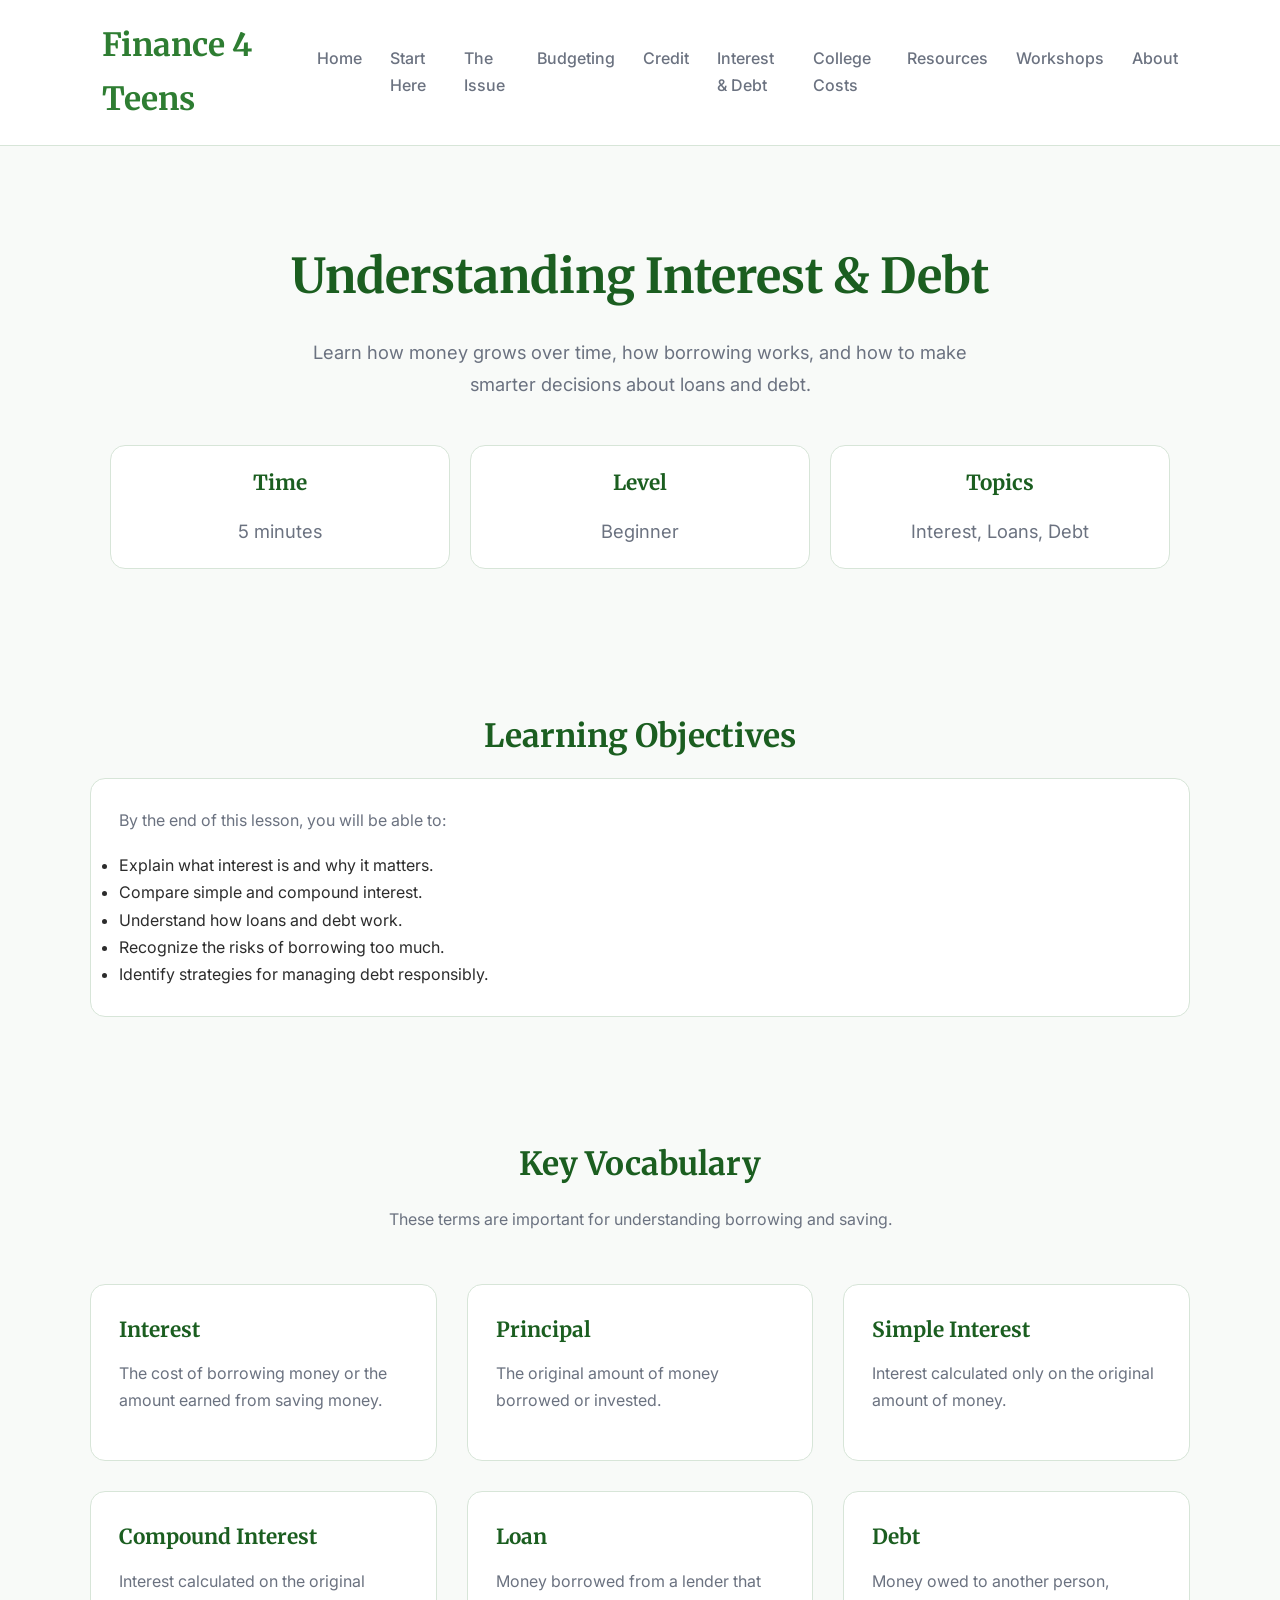
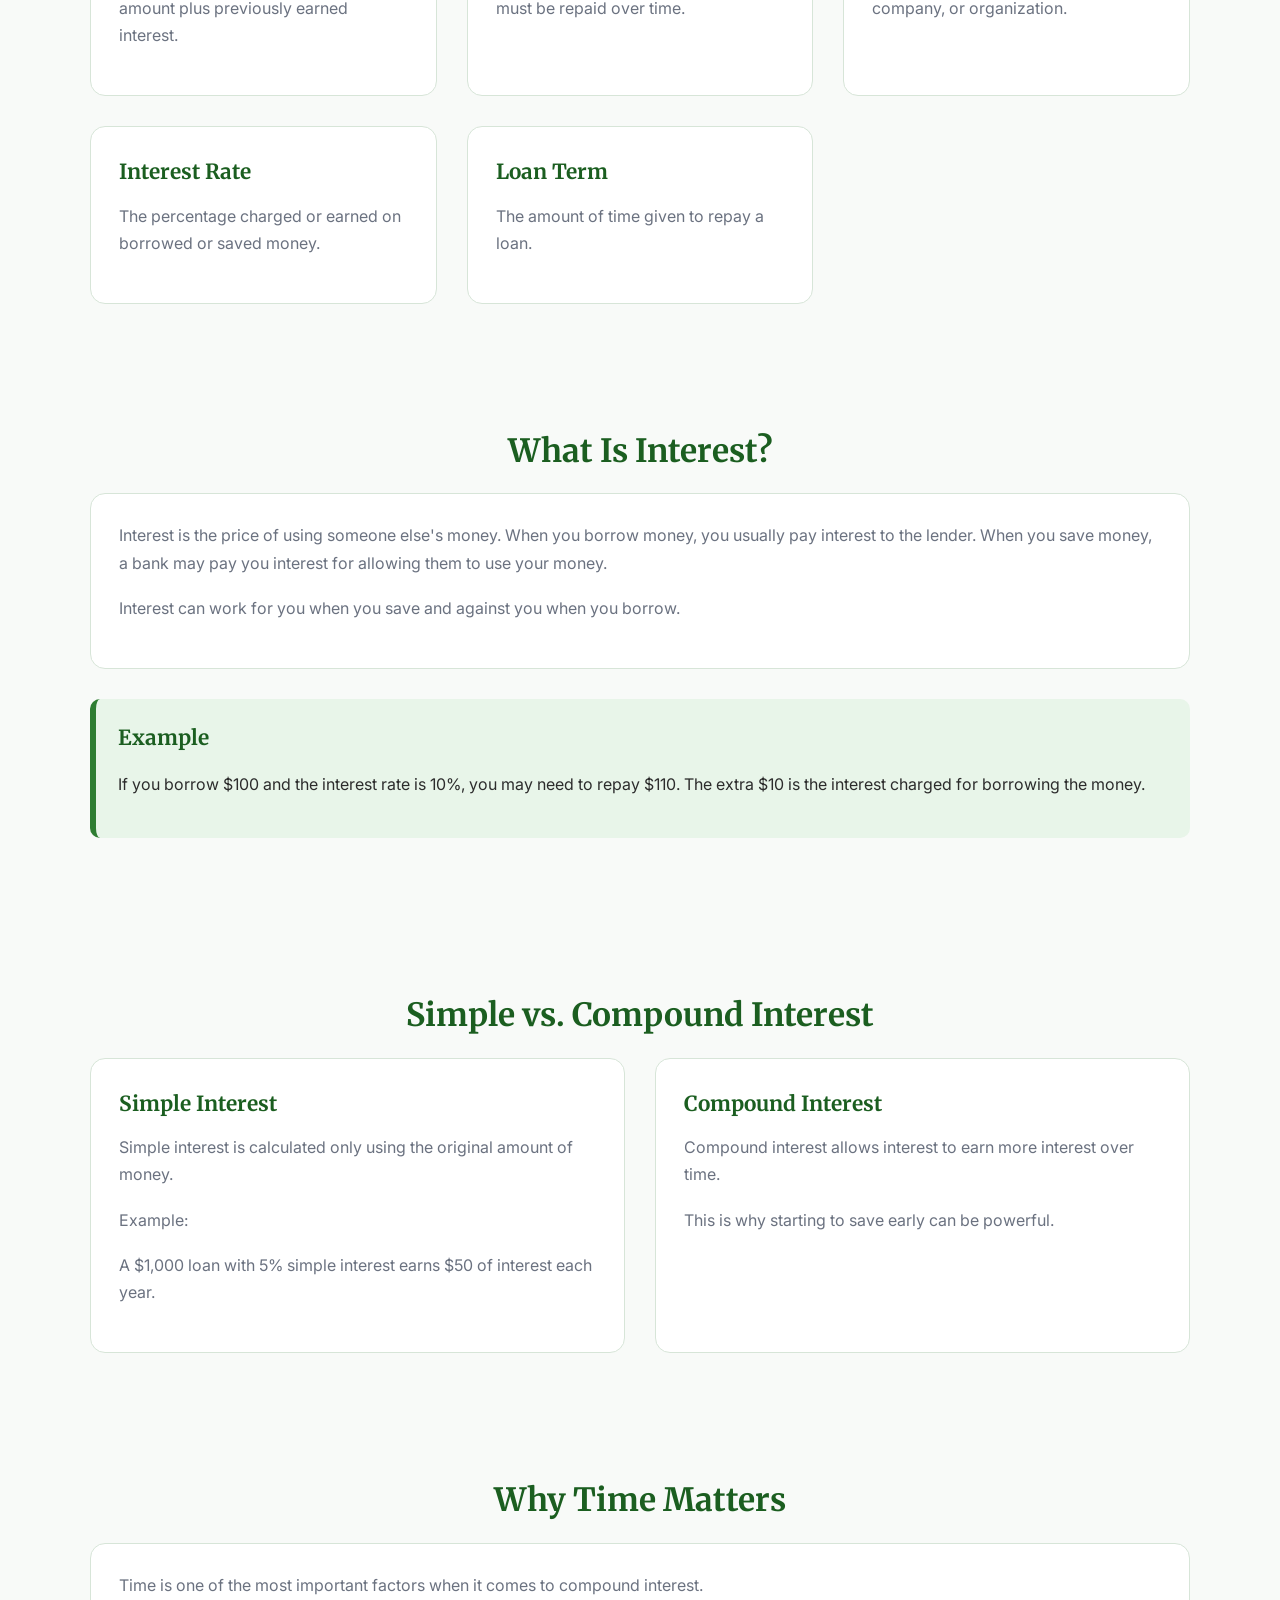
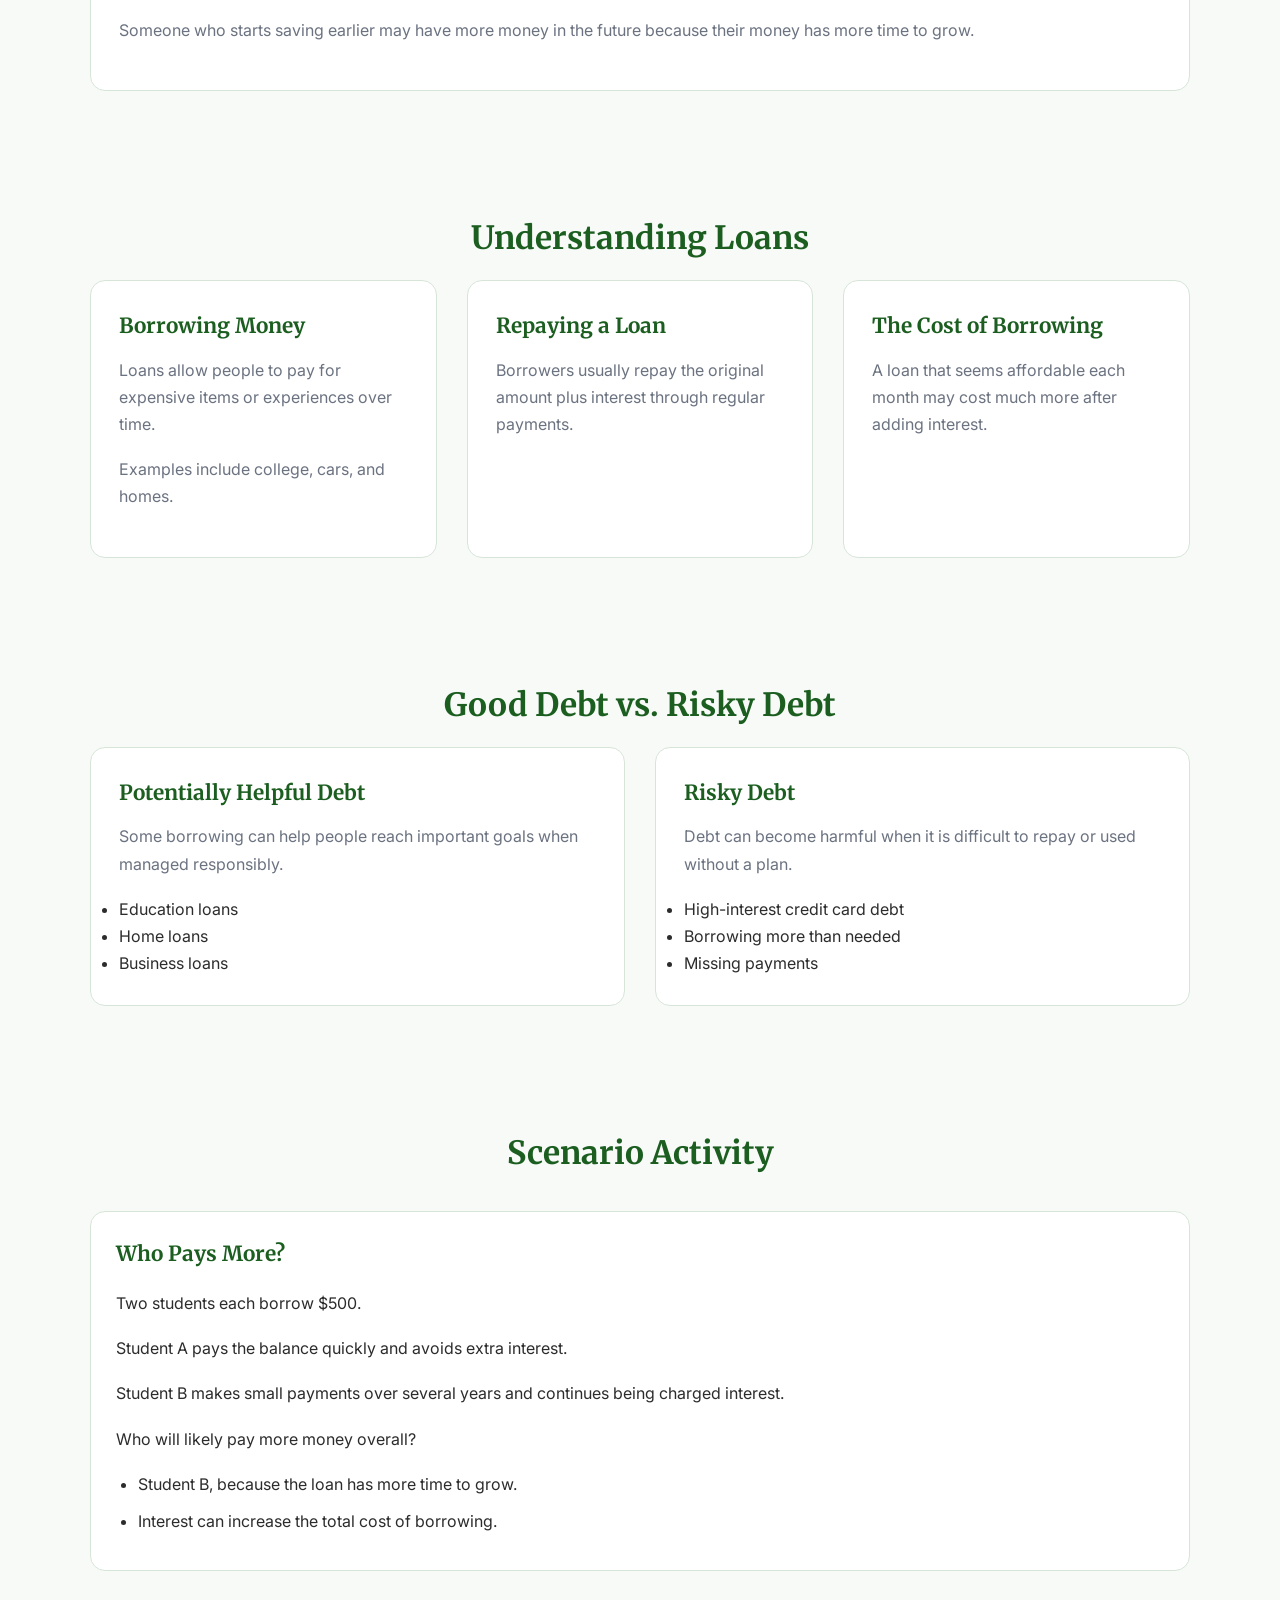
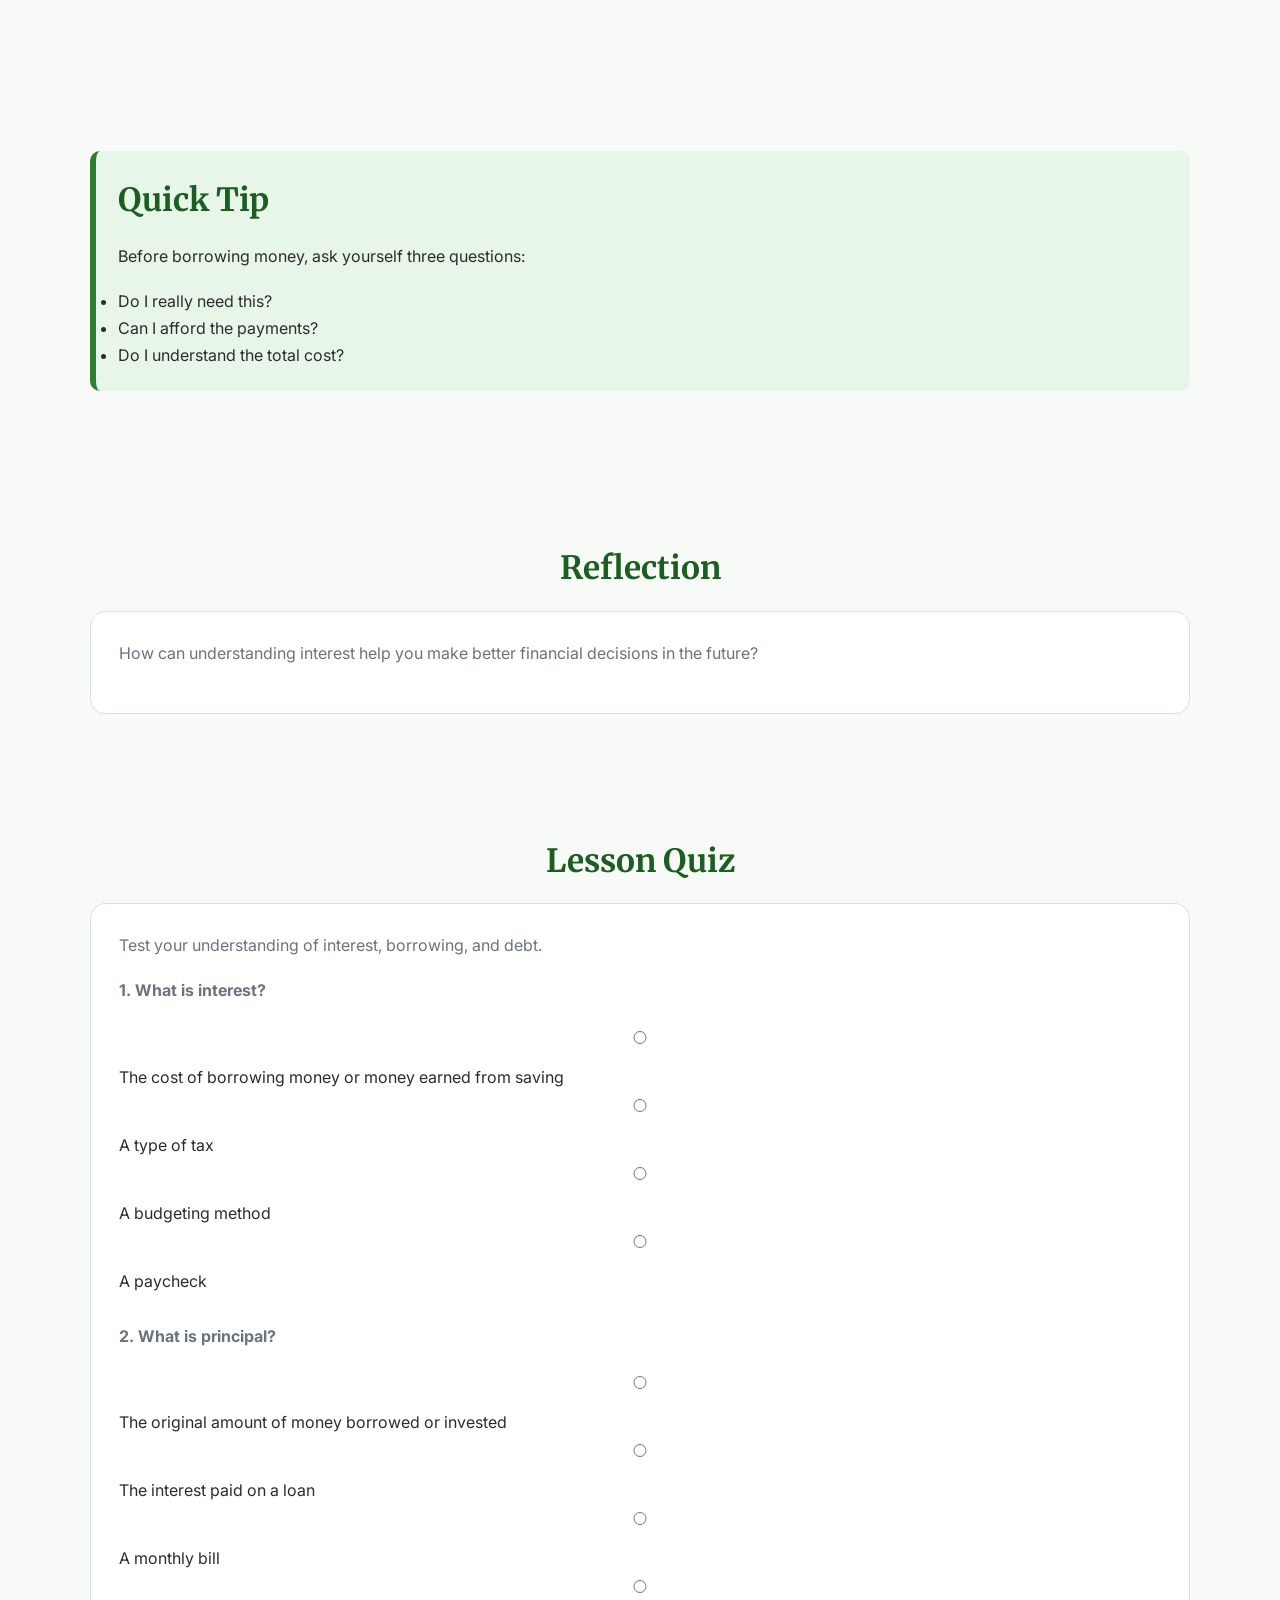
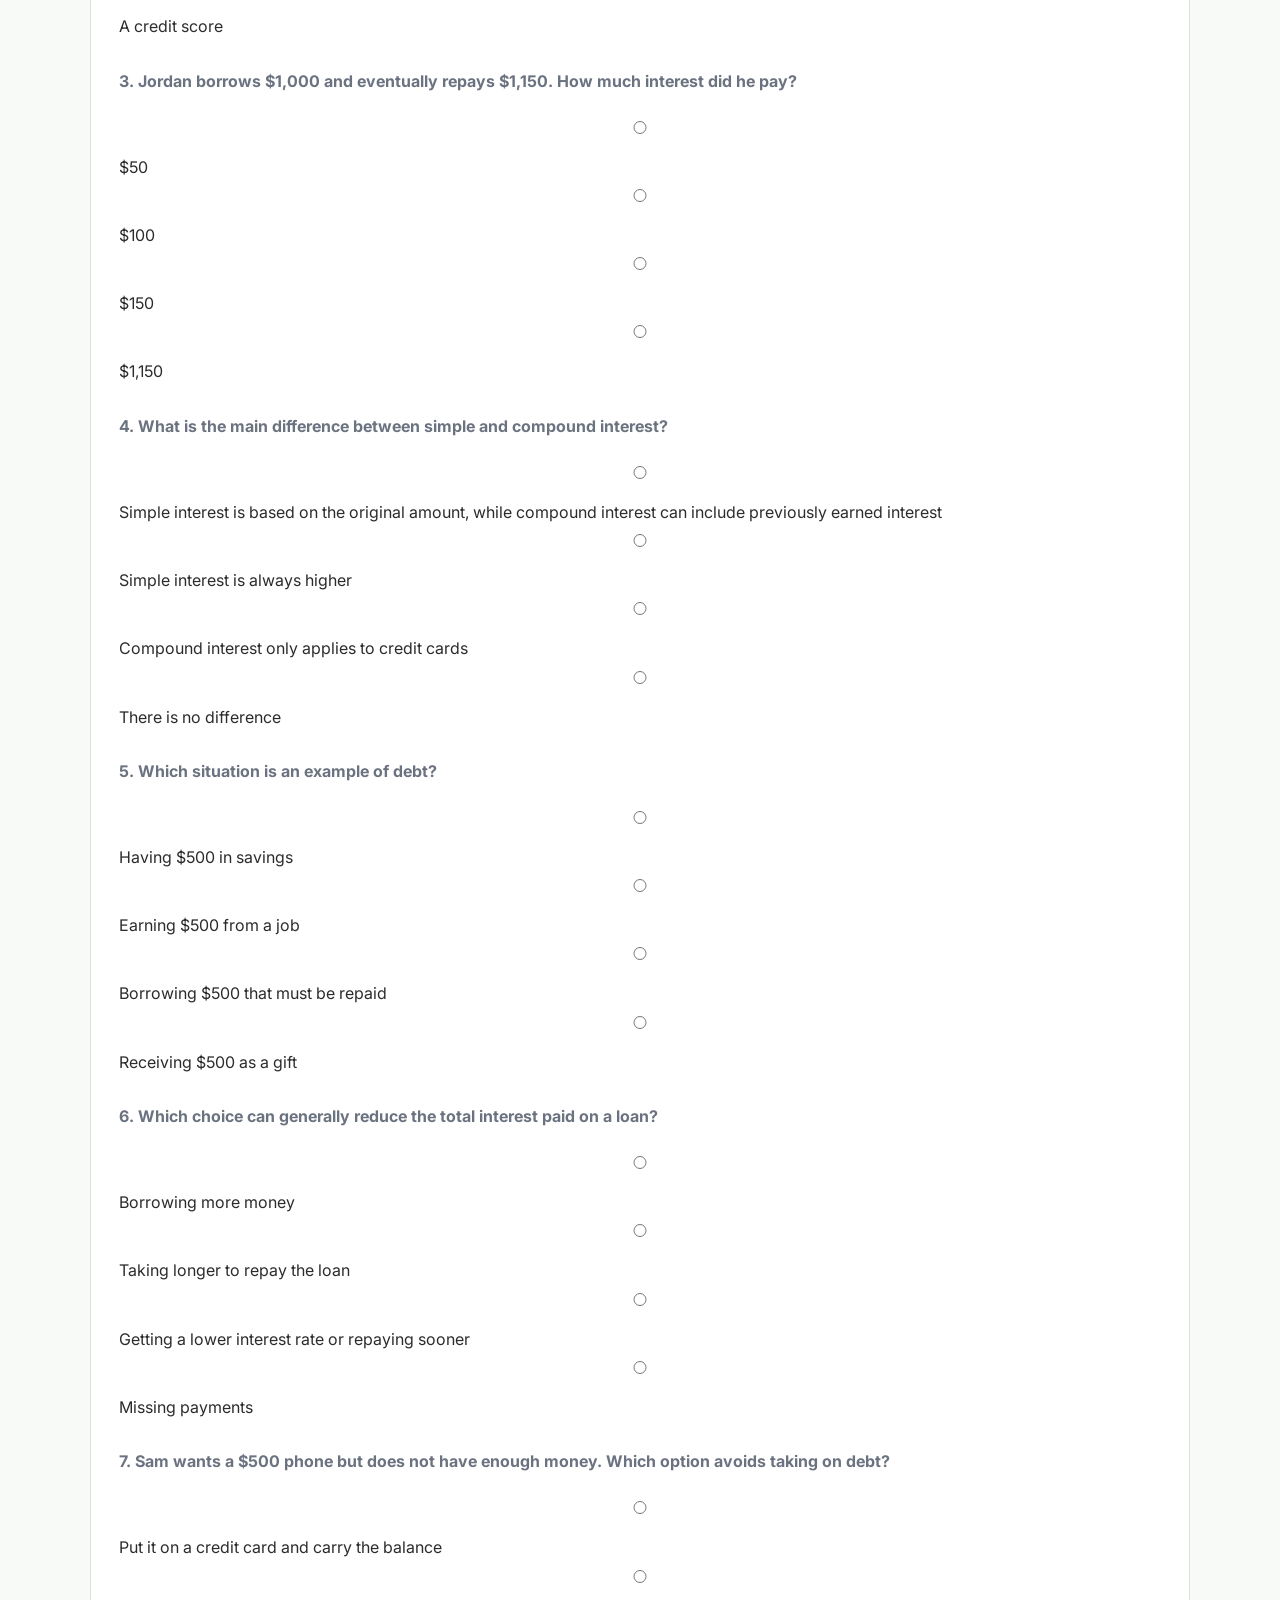
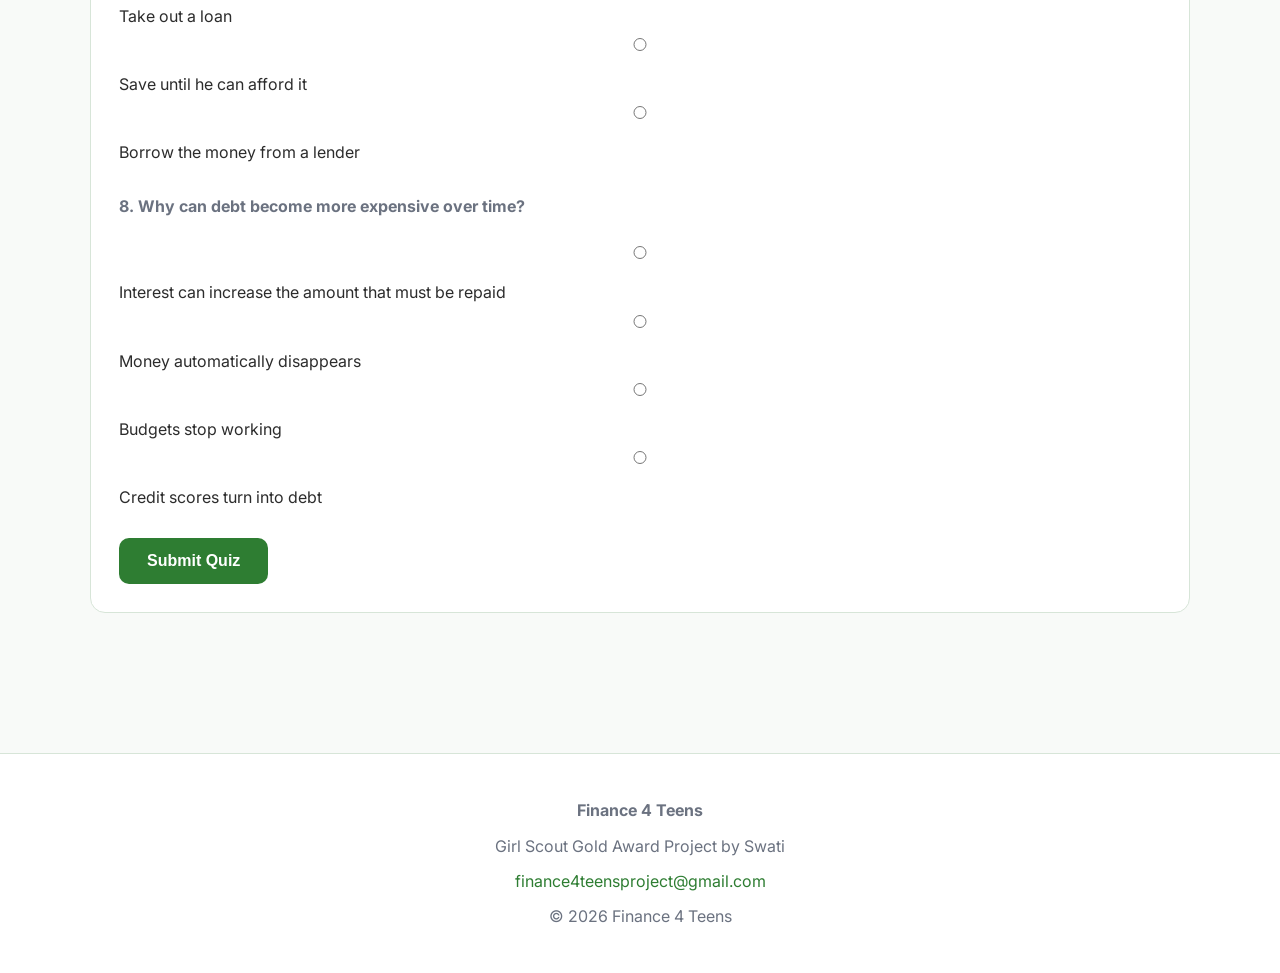
<file: interest-debt.html>
<!DOCTYPE html>
<html lang="en">

<head>

<meta charset="UTF-8">
<meta name="viewport" content="width=device-width, initial-scale=1.0">

<title>Interest & Debt | Finance 4 Teens</title>

<link rel="stylesheet" href="style.css">

</head>


<body>


<header>

<h2>Finance 4 Teens</h2>

<nav>

<a href="index.html">Home</a>
<a href="start.html">Start Here</a>
<a href="the-issue.html">The Issue</a>
<a href="budgeting.html">Budgeting</a>
<a href="credit.html">Credit</a>
<a href="interest-debt.html">Interest & Debt</a>
<a href="college-costs.html">College Costs</a>
<a href="resources.html">Resources</a>
<a href="workshops.html">Workshops</a>
<a href="about.html">About</a>

</nav>

</header>



<section class="hero">


<h1>Understanding Interest & Debt</h1>


<p>
Learn how money grows over time, how borrowing works, and how to make smarter decisions about loans and debt.
</p>


<div class="lesson-info">


<div class="lesson-box">

<h3>Time</h3>

<p>5 minutes</p>

</div>


<div class="lesson-box">

<h3>Level</h3>

<p>Beginner</p>

</div>


<div class="lesson-box">

<h3>Topics</h3>

<p>Interest, Loans, Debt</p>

</div>


</div>


</section>




<div class="container">


<h2 class="section-title">Learning Objectives</h2>


<div class="card">


<p>
By the end of this lesson, you will be able to:
</p>


<ul>

<li>Explain what interest is and why it matters.</li>

<li>Compare simple and compound interest.</li>

<li>Understand how loans and debt work.</li>

<li>Recognize the risks of borrowing too much.</li>

<li>Identify strategies for managing debt responsibly.</li>

</ul>


</div>


</div>





<div class="container">


<h2 class="section-title">Key Vocabulary</h2>


<p class="section-subtitle">
These terms are important for understanding borrowing and saving.
</p>



<div class="card-grid">


<div class="card">

<h3>Interest</h3>

<p>
The cost of borrowing money or the amount earned from saving money.
</p>

</div>



<div class="card">

<h3>Principal</h3>

<p>
The original amount of money borrowed or invested.
</p>

</div>



<div class="card">

<h3>Simple Interest</h3>

<p>
Interest calculated only on the original amount of money.
</p>

</div>



<div class="card">

<h3>Compound Interest</h3>

<p>
Interest calculated on the original amount plus previously earned interest.
</p>

</div>



<div class="card">

<h3>Loan</h3>

<p>
Money borrowed from a lender that must be repaid over time.
</p>

</div>



<div class="card">

<h3>Debt</h3>

<p>
Money owed to another person, company, or organization.
</p>

</div>



<div class="card">

<h3>Interest Rate</h3>

<p>
The percentage charged or earned on borrowed or saved money.
</p>

</div>



<div class="card">

<h3>Loan Term</h3>

<p>
The amount of time given to repay a loan.
</p>

</div>


</div>


</div>





<div class="container">


<h2 class="section-title">What Is Interest?</h2>


<div class="card">


<p>
Interest is the price of using someone else's money. When you borrow money, you usually pay interest to the lender. When you save money, a bank may pay you interest for allowing them to use your money.
</p>


<p>
Interest can work for you when you save and against you when you borrow.
</p>


</div>



<div class="info-box">


<h3>Example</h3>


<p>
If you borrow $100 and the interest rate is 10%, you may need to repay $110.
The extra $10 is the interest charged for borrowing the money.
</p>


</div>


</div>





<div class="container">


<h2 class="section-title">Simple vs. Compound Interest</h2>



<div class="card-grid">


<div class="card">


<h3>Simple Interest</h3>


<p>
Simple interest is calculated only using the original amount of money.
</p>


<p>
Example:
</p>


<p>
A $1,000 loan with 5% simple interest earns $50 of interest each year.
</p>


</div>




<div class="card">


<h3>Compound Interest</h3>


<p>
Compound interest allows interest to earn more interest over time.
</p>


<p>
This is why starting to save early can be powerful.
</p>


</div>


</div>


</div>





<div class="container">


<h2 class="section-title">Why Time Matters</h2>


<div class="card">


<p>
Time is one of the most important factors when it comes to compound interest.
</p>


<p>
Someone who starts saving earlier may have more money in the future because their money has more time to grow.
</p>


</div>


</div>





<div class="container">


<h2 class="section-title">Understanding Loans</h2>


<div class="card-grid">


<div class="card">

<h3>Borrowing Money</h3>

<p>
Loans allow people to pay for expensive items or experiences over time.
</p>

<p>
Examples include college, cars, and homes.
</p>

</div>



<div class="card">

<h3>Repaying a Loan</h3>

<p>
Borrowers usually repay the original amount plus interest through regular payments.
</p>

</div>



<div class="card">

<h3>The Cost of Borrowing</h3>

<p>
A loan that seems affordable each month may cost much more after adding interest.
</p>

</div>


</div>


</div>





<div class="container">


<h2 class="section-title">Good Debt vs. Risky Debt</h2>


<div class="card-grid">


<div class="card">


<h3>Potentially Helpful Debt</h3>


<p>
Some borrowing can help people reach important goals when managed responsibly.
</p>


<ul>

<li>Education loans</li>

<li>Home loans</li>

<li>Business loans</li>

</ul>


</div>



<div class="card">


<h3>Risky Debt</h3>


<p>
Debt can become harmful when it is difficult to repay or used without a plan.
</p>


<ul>

<li>High-interest credit card debt</li>

<li>Borrowing more than needed</li>

<li>Missing payments</li>

</ul>


</div>


</div>


</div>





<div class="container">


<h2 class="section-title">Scenario Activity</h2>


<div class="question-box">


<h3>Who Pays More?</h3>


<p>
Two students each borrow $500.
</p>


<p>
Student A pays the balance quickly and avoids extra interest.
</p>


<p>
Student B makes small payments over several years and continues being charged interest.
</p>


<p>
Who will likely pay more money overall?
</p>


<ul>

<li>Student B, because the loan has more time to grow.</li>

<li>Interest can increase the total cost of borrowing.</li>

</ul>


</div>


</div>




<div class="container">


<div class="info-box">


<h2>Quick Tip</h2>


<p>
Before borrowing money, ask yourself three questions:
</p>


<ul>

<li>Do I really need this?</li>

<li>Can I afford the payments?</li>

<li>Do I understand the total cost?</li>

</ul>


</div>


</div>





<div class="container">


<h2 class="section-title">Reflection</h2>


<div class="card">


<p>
How can understanding interest help you make better financial decisions in the future?
</p>


</div>


</div>




<div class="container">

    <h2 class="section-title">Lesson Quiz</h2>

    <div class="card">

        <p>
            Test your understanding of interest, borrowing, and debt.
        </p>

        <form id="quiz-form">

            <div id="question-0"></div>
            <br>

            <div id="question-1"></div>
            <br>

            <div id="question-2"></div>
            <br>

            <div id="question-3"></div>
            <br>

            <div id="question-4"></div>
            <br>

            <div id="question-5"></div>
            <br>

            <div id="question-6"></div>
            <br>

            <div id="question-7"></div>
            <br>

            <button type="submit" class="btn">
                Submit Quiz
            </button>

        </form>

        <div id="quiz-results" style="display: none;">

            <h3>Quiz Results</h3>

            <p>
                You scored
                <strong>
                    <span id="score"></span>/<span id="total"></span>
                </strong>
            </p>

        </div>

    </div>

</div>





<footer>

<p><strong>Finance 4 Teens</strong></p>

<p>Girl Scout Gold Award Project by Swati</p>

<p>
<a href="mailto:finance4teensproject@gmail.com">
finance4teensproject@gmail.com
</a>
</p>

<p>© 2026 Finance 4 Teens</p>

</footer>
<script src="quiz.js"></script>

</body>

</html>
</file>
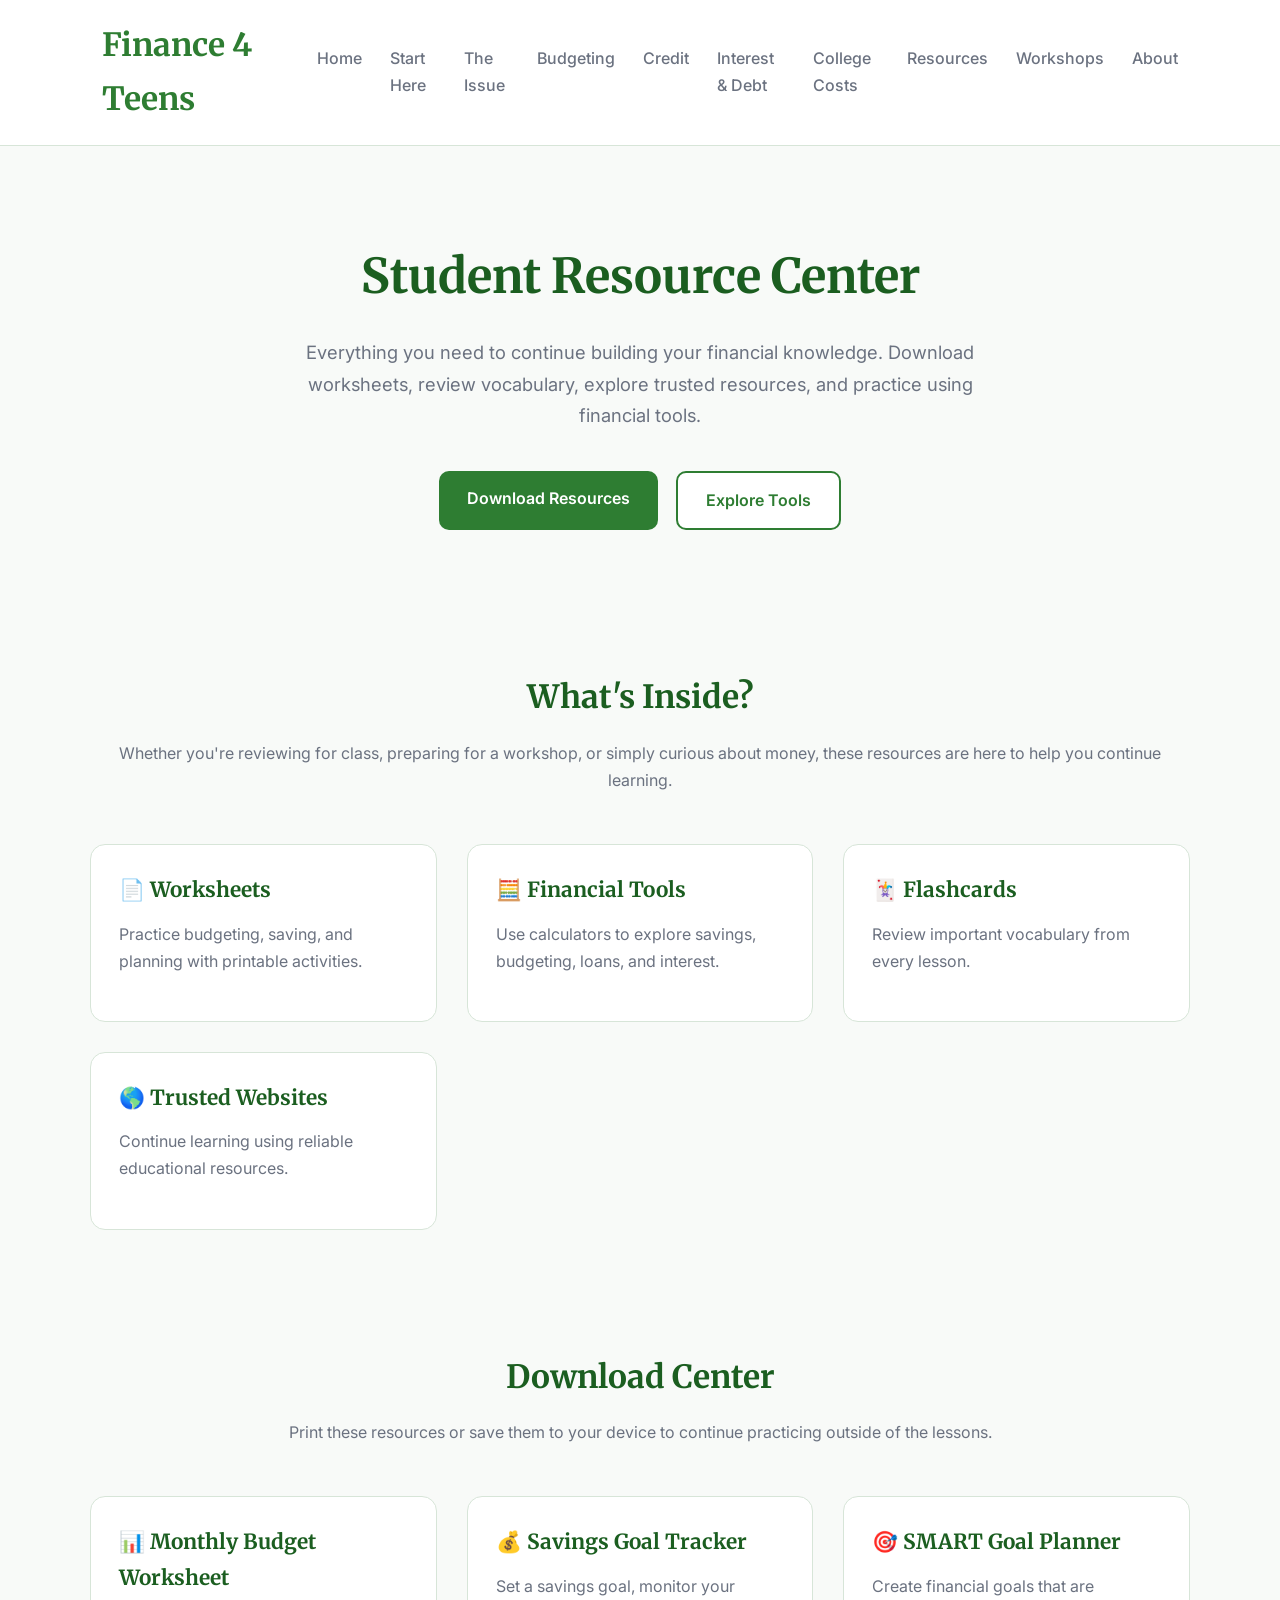
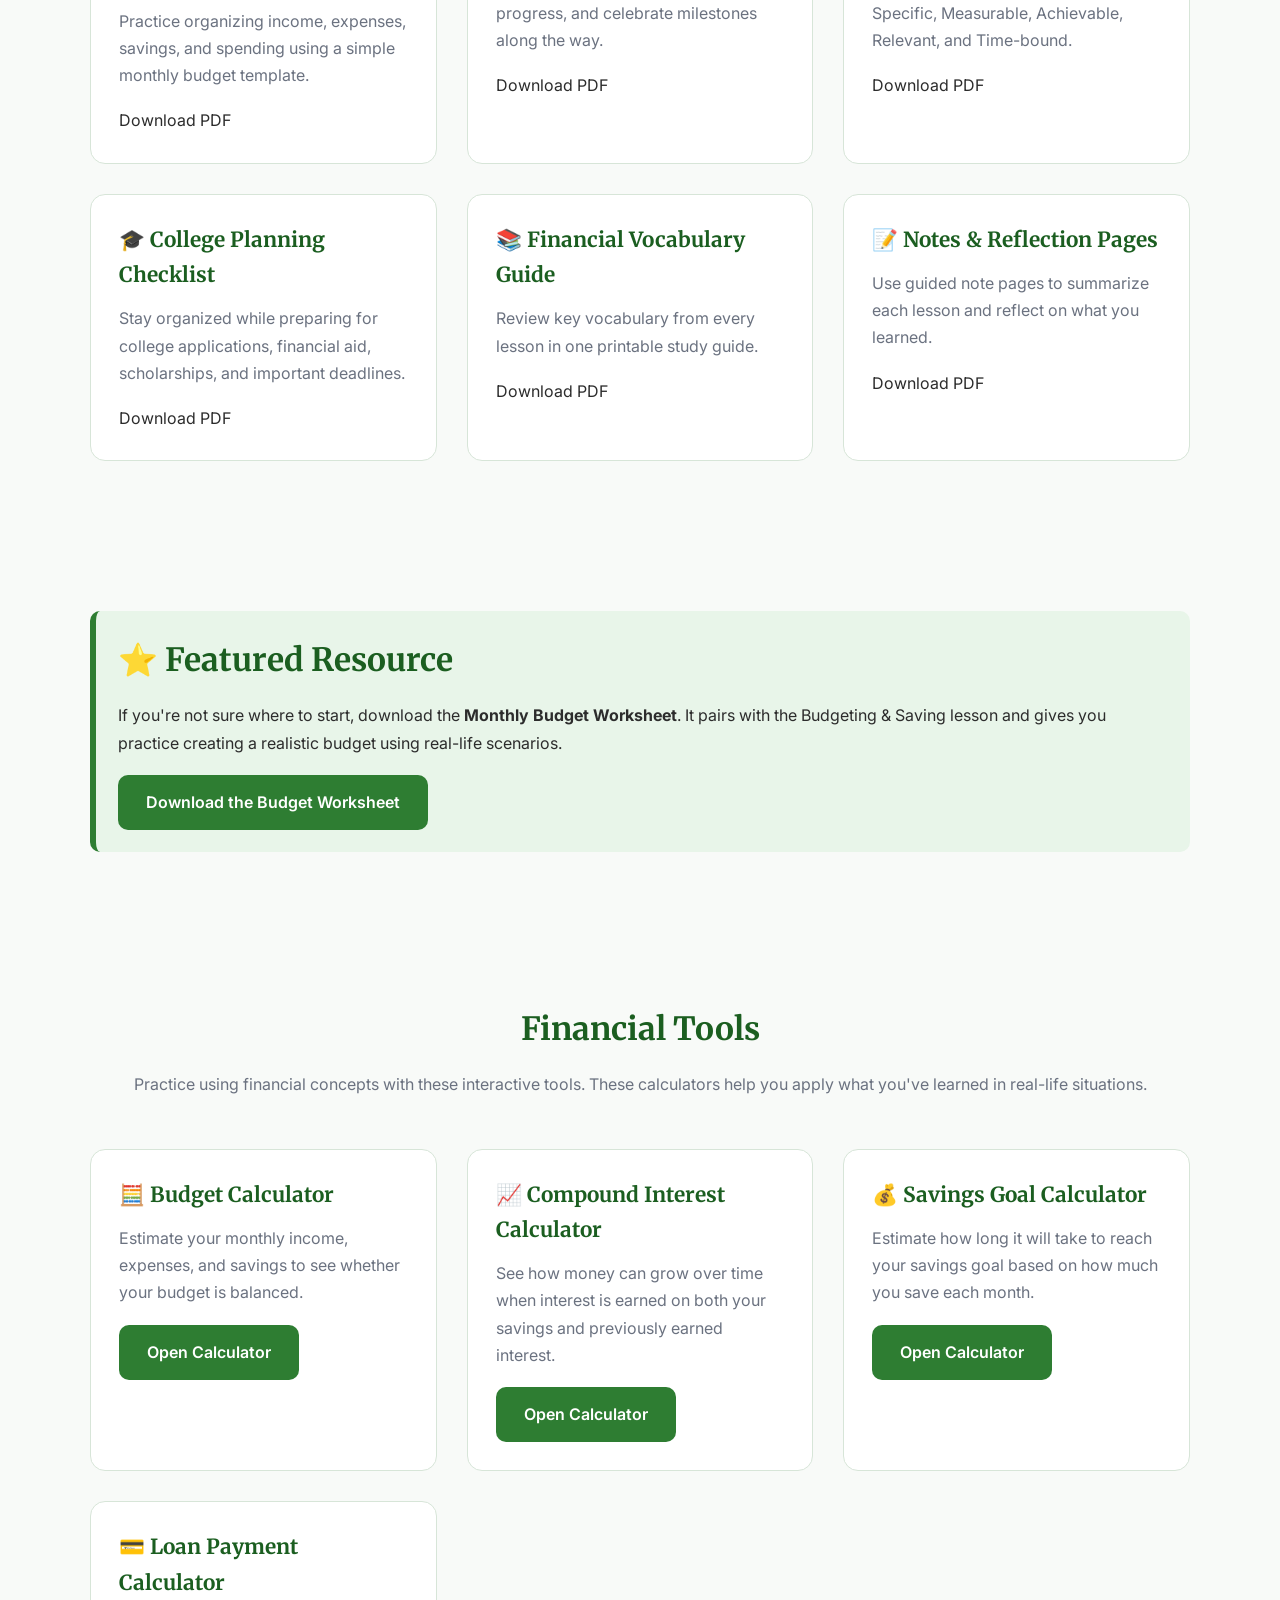
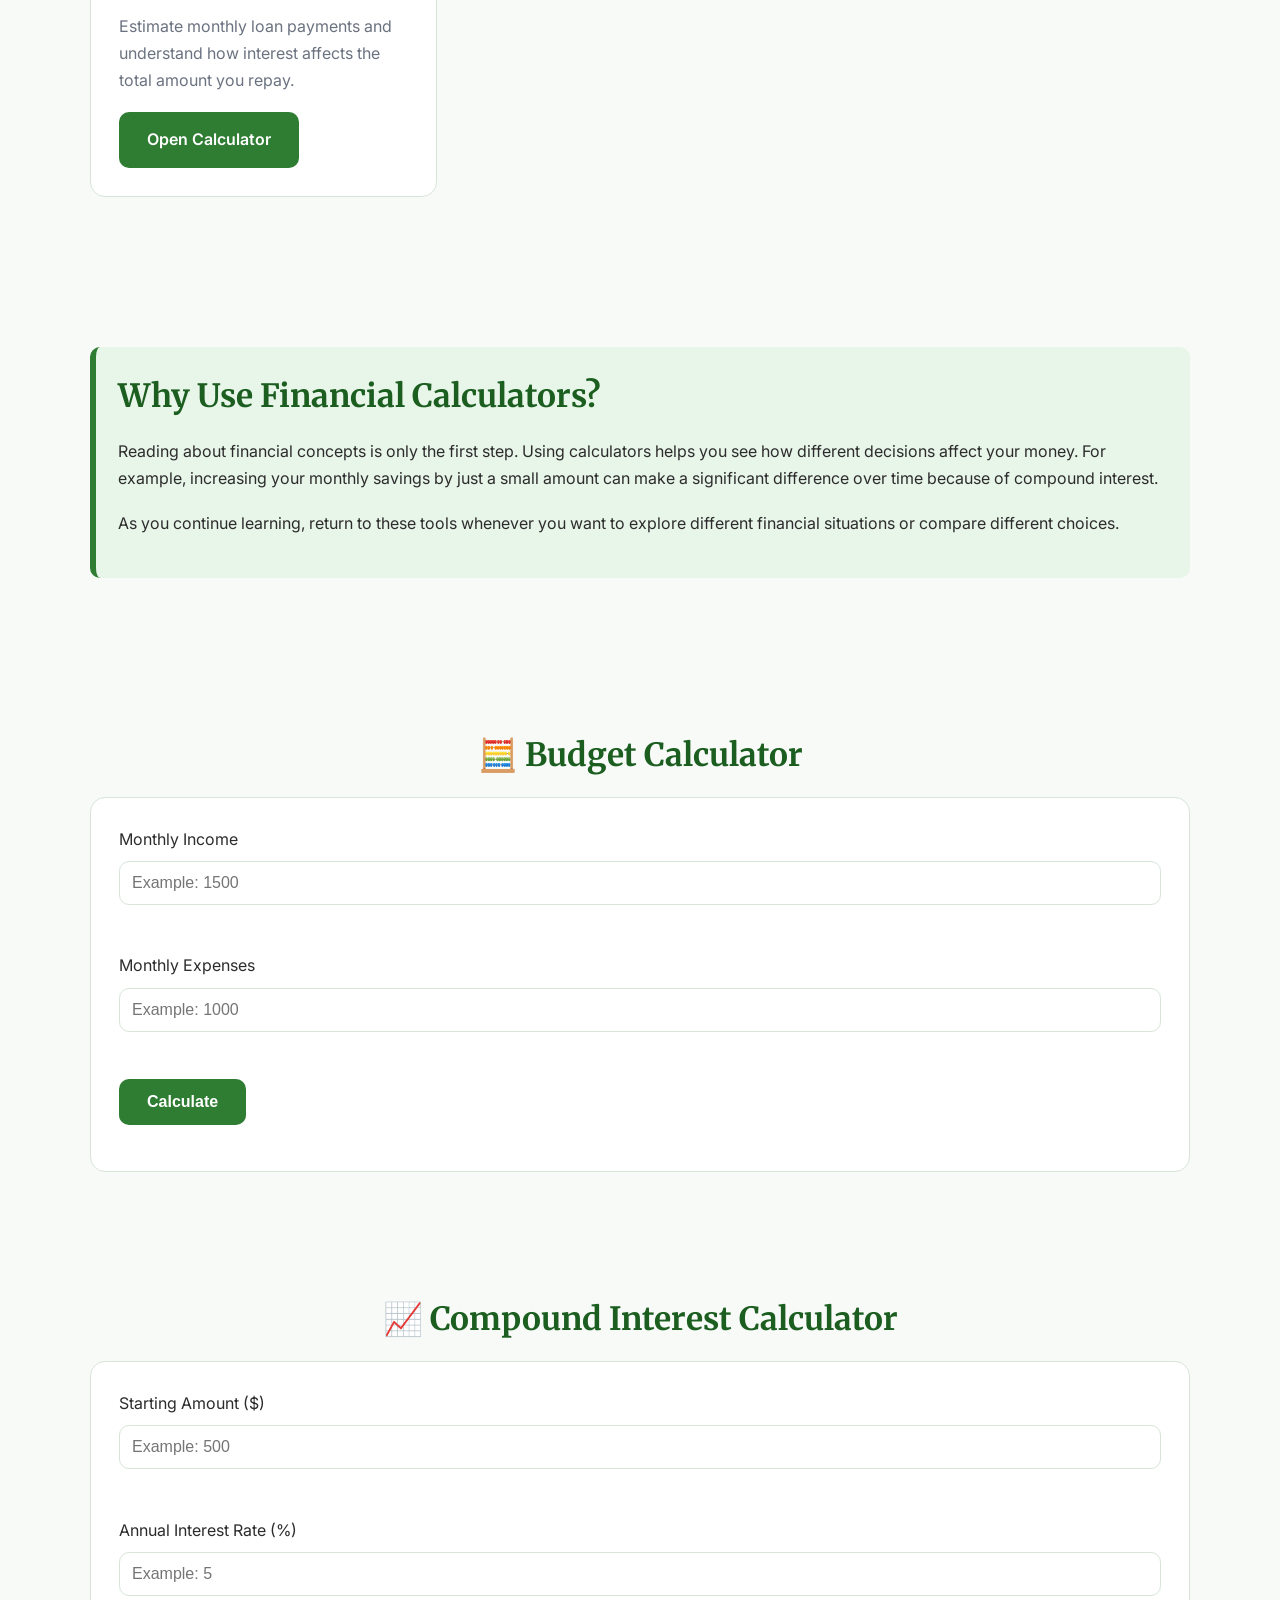
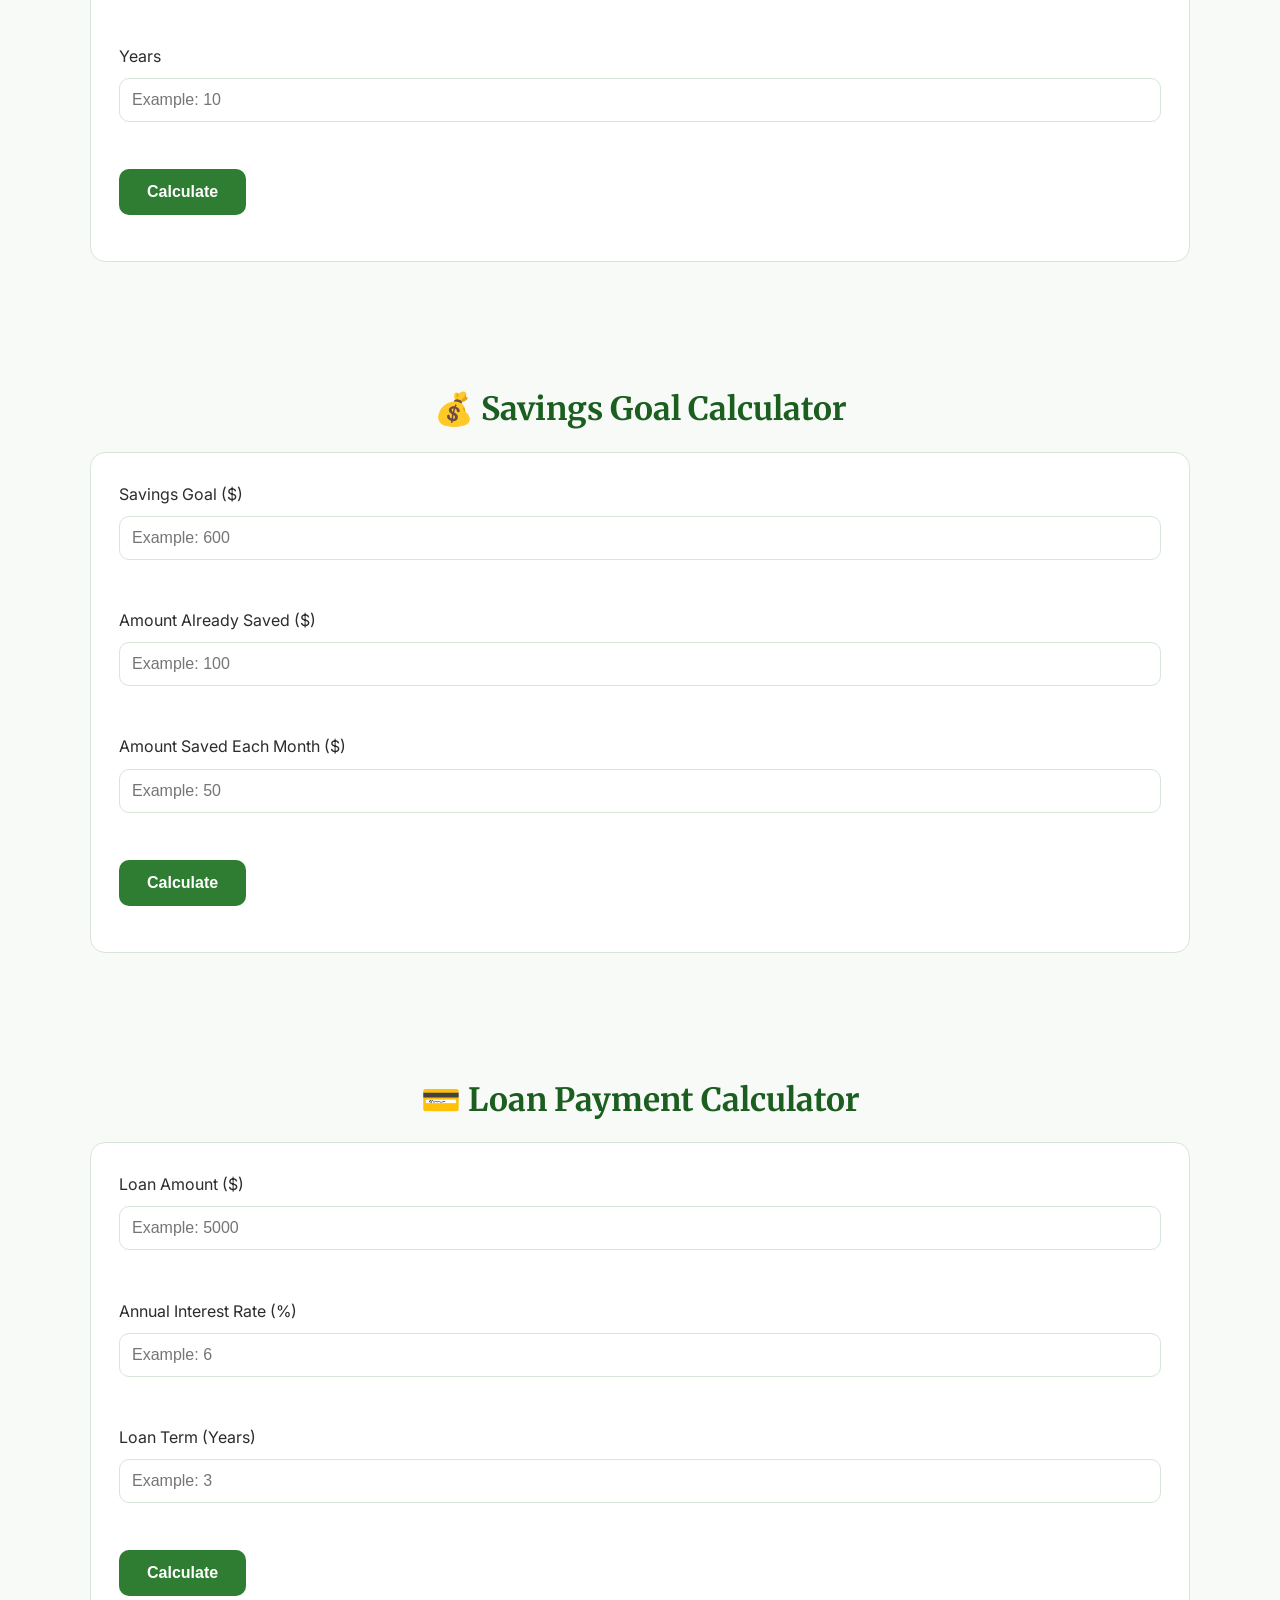
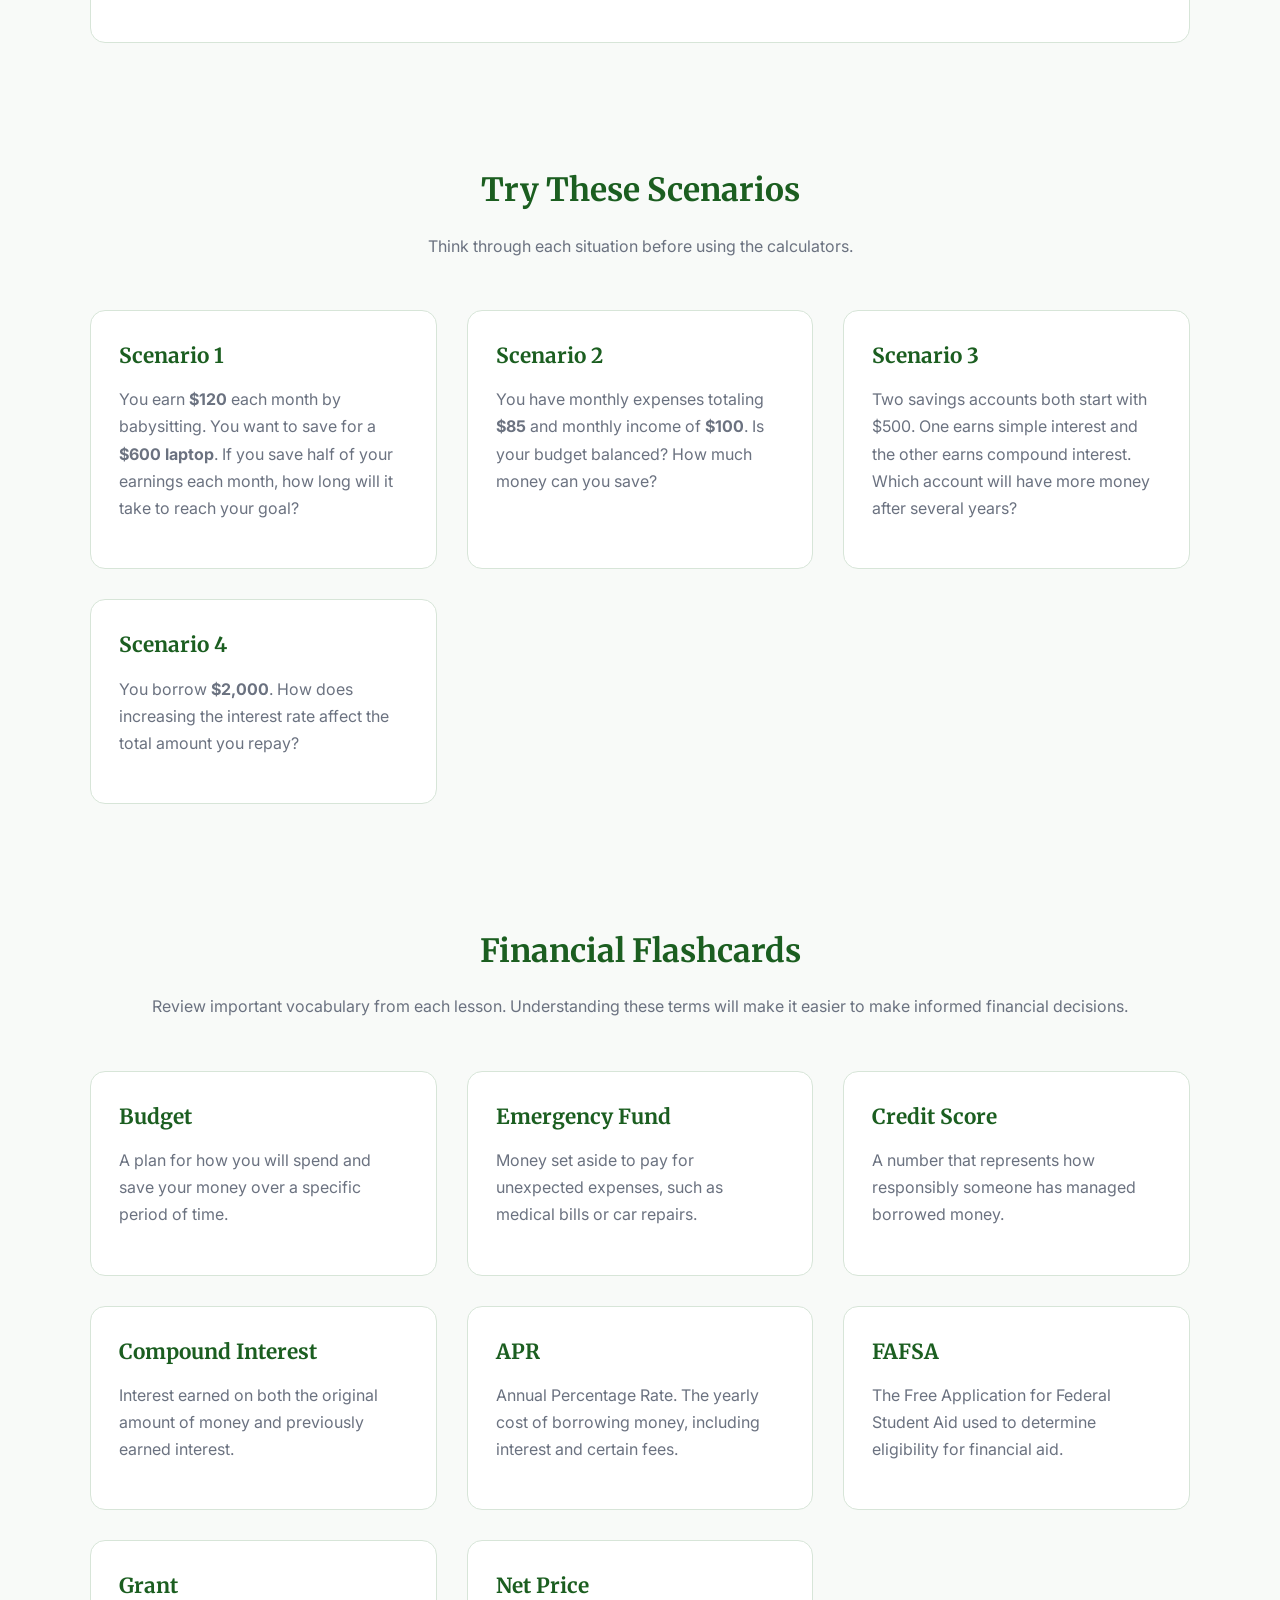
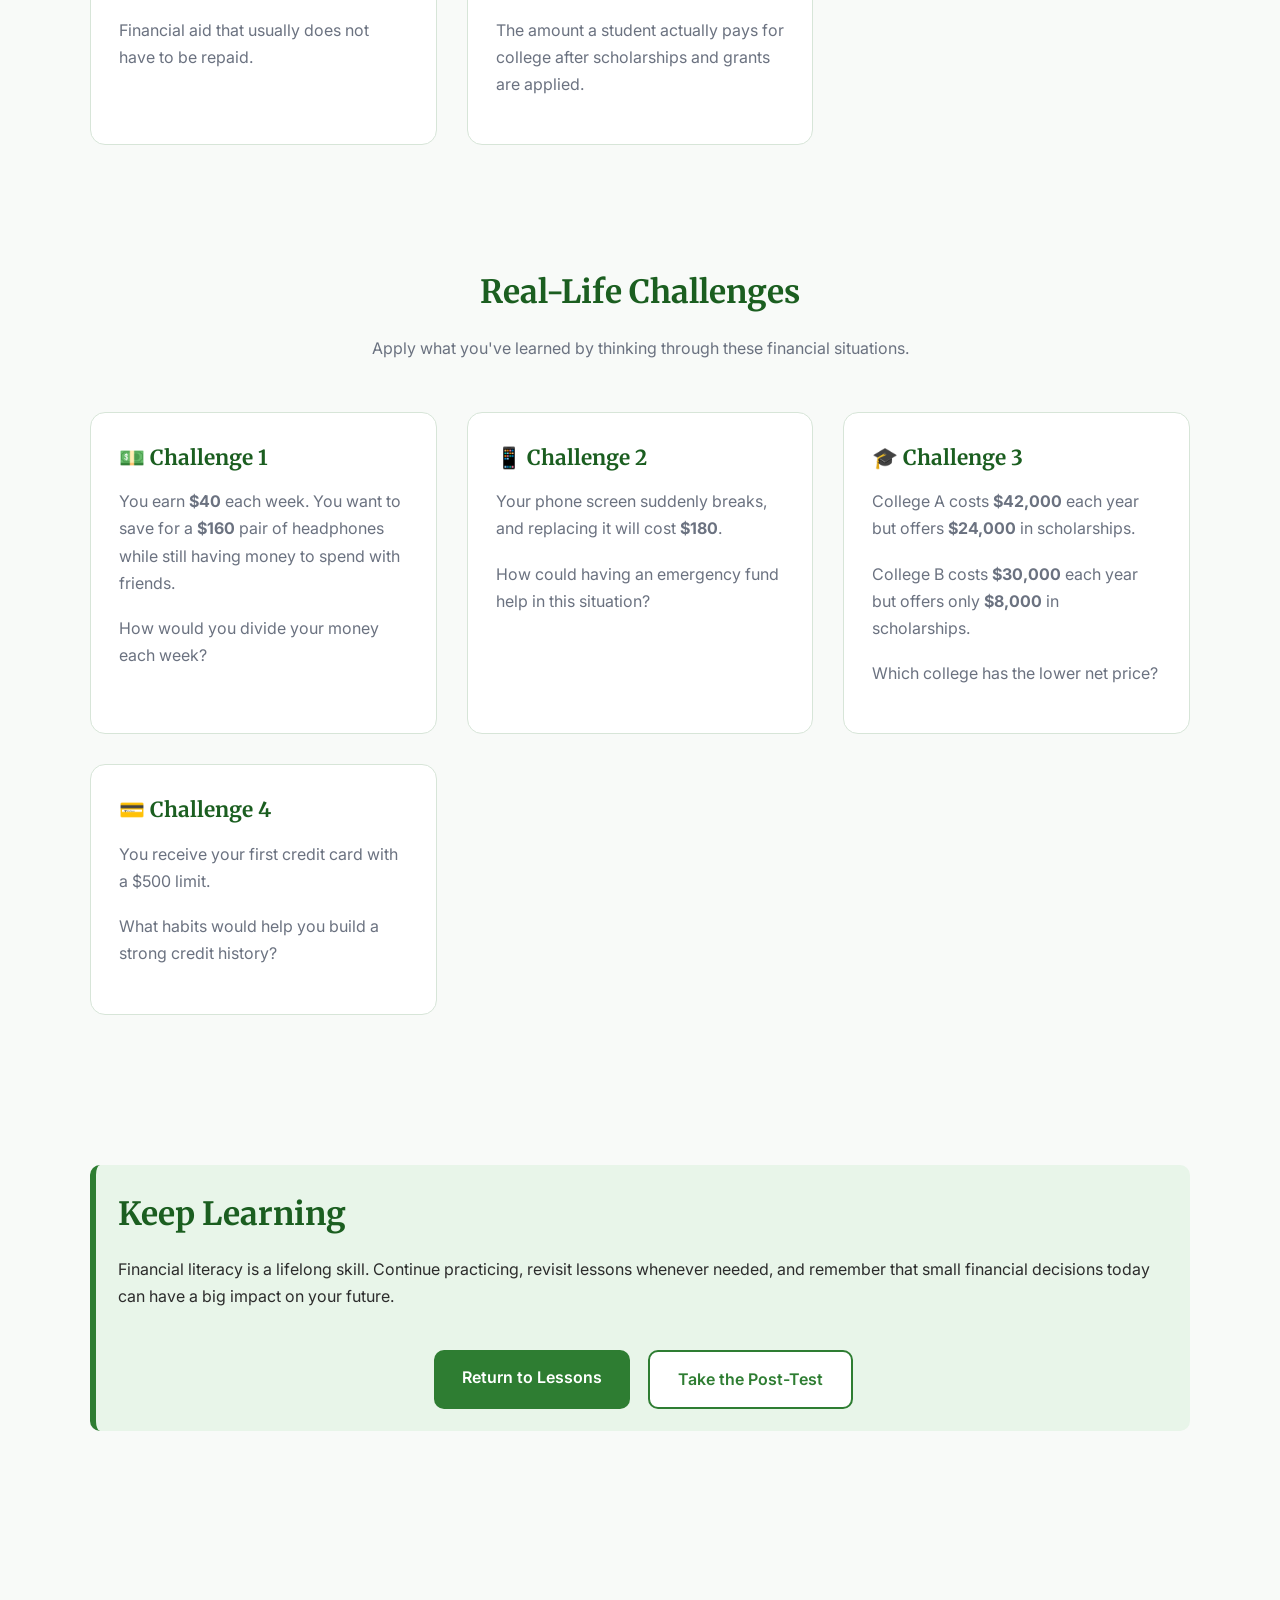
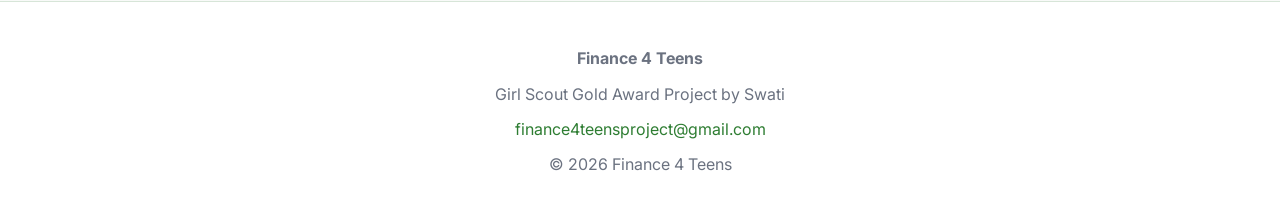
<file: resources.html>
<!DOCTYPE html>
<html lang="en">

<head>

<meta charset="UTF-8">
<meta name="viewport" content="width=device-width, initial-scale=1.0">

<title>Resources | Finance 4 Teens</title>

<link rel="stylesheet" href="style.css">

</head>

<body>

<header>

<h2>Finance 4 Teens</h2>

<nav>

<a href="index.html">Home</a>
<a href="start.html">Start Here</a>
<a href="the-issue.html">The Issue</a>
<a href="budgeting.html">Budgeting</a>
<a href="credit.html">Credit</a>
<a href="interest-debt.html">Interest & Debt</a>
<a href="college-costs.html">College Costs</a>
<a href="resources.html">Resources</a>
<a href="workshops.html">Workshops</a>
<a href="about.html">About</a>

</nav>

</header>



<section class="hero">

<h1>Student Resource Center</h1>

<p>

Everything you need to continue building your financial knowledge. Download worksheets, review vocabulary, explore trusted resources, and practice using financial tools.

</p>

<div class="button-group">

<a href="#downloads" class="btn">
Download Resources
</a>

<a href="#tools" class="btn btn-outline">
Explore Tools
</a>

</div>

</section>



<div class="container">

<h2 class="section-title">What's Inside?</h2>

<p class="section-subtitle">

Whether you're reviewing for class, preparing for a workshop, or simply curious about money, these resources are here to help you continue learning.

</p>

<div class="card-grid">

<div class="card">

<h3>📄 Worksheets</h3>

<p>

Practice budgeting, saving, and planning with printable activities.

</p>

</div>



<div class="card">

<h3>🧮 Financial Tools</h3>

<p>

Use calculators to explore savings, budgeting, loans, and interest.

</p>

</div>



<div class="card">

<h3>🃏 Flashcards</h3>

<p>

Review important vocabulary from every lesson.

</p>

</div>



<div class="card">

<h3>🌎 Trusted Websites</h3>

<p>

Continue learning using reliable educational resources.

</p>

</div>

</div>

</div>

  <!-- DOWNLOAD CENTER -->

<div class="container" id="downloads">

<h2 class="section-title">Download Center</h2>

<p class="section-subtitle">

Print these resources or save them to your device to continue practicing outside of the lessons.

</p>

<div class="card-grid">

<div class="card">

<h3>📊 Monthly Budget Worksheet</h3>

<p>

Practice organizing income, expenses, savings, and spending using a simple monthly budget template.

</p>

<a href="budget-worksheet.pdf" target="_blank">Download PDF</a>

</div>



<div class="card">

<h3>💰 Savings Goal Tracker</h3>

<p>

Set a savings goal, monitor your progress, and celebrate milestones along the way.

</p>

<a href="savings-tracker.pdf" target="_blank">Download PDF</a>

</div>



<div class="card">

<h3>🎯 SMART Goal Planner</h3>

<p>

Create financial goals that are Specific, Measurable, Achievable, Relevant, and Time-bound.

</p>

<a href="smart-goals.pdf" target="_blank">Download PDF</a>

</div>



<div class="card">

<h3>🎓 College Planning Checklist</h3>

<p>

Stay organized while preparing for college applications, financial aid, scholarships, and important deadlines.

</p>

<a href="college-checklist.pdf" target="_blank">Download PDF</a>

</div>



<div class="card">

<h3>📚 Financial Vocabulary Guide</h3>

<p>

Review key vocabulary from every lesson in one printable study guide.

</p>

<a href="vocabulary-guide.pdf" target="_blank">Download PDF</a>

</div>



<div class="card">

<h3>📝 Notes & Reflection Pages</h3>

<p>

Use guided note pages to summarize each lesson and reflect on what you learned.

</p>

<a href="notes-reflection.pdf" target="_blank">Download PDF</a>

</div>

</div>

</div>



<!-- FEATURED RESOURCE -->

<div class="container">

<div class="info-box">

<h2>⭐ Featured Resource</h2>

<p>

If you're not sure where to start, download the <strong>Monthly Budget Worksheet</strong>. It pairs with the Budgeting & Saving lesson and gives you practice creating a realistic budget using real-life scenarios.

</p>

<a href="budget-worksheet.pdf" class="btn">

Download the Budget Worksheet

</a>

</div>

</div>

  <!-- <!-- FINANCIAL TOOLS -->

<div class="container" id="tools">

<h2 class="section-title">Financial Tools</h2>

<p class="section-subtitle">
Practice using financial concepts with these interactive tools. These calculators help you apply what you've learned in real-life situations.
</p>

<div class="card-grid">


<div class="card">

<h3>🧮 Budget Calculator</h3>

<p>
Estimate your monthly income, expenses, and savings to see whether your budget is balanced.
</p>

<a href="#budget-calculator" class="btn">
Open Calculator
</a>

</div>


<div class="card">

<h3>📈 Compound Interest Calculator</h3>

<p>
See how money can grow over time when interest is earned on both your savings and previously earned interest.
</p>

<a href="#compound-calculator" class="btn">
Open Calculator
</a>

</div>


<div class="card">

<h3>💰 Savings Goal Calculator</h3>

<p>
Estimate how long it will take to reach your savings goal based on how much you save each month.
</p>

<a href="#savings-calculator" class="btn">
Open Calculator
</a>

</div>


<div class="card">

<h3>💳 Loan Payment Calculator</h3>

<p>
Estimate monthly loan payments and understand how interest affects the total amount you repay.
</p>

<a href="#loan-calculator" class="btn">
Open Calculator
</a>

</div>


</div>

</div>
<!-- WHY THESE TOOLS MATTER -->

<div class="container">

<div class="info-box">

<h2>Why Use Financial Calculators?</h2>

<p>

Reading about financial concepts is only the first step. Using calculators helps you see how different decisions affect your money. For example, increasing your monthly savings by just a small amount can make a significant difference over time because of compound interest.

</p>

<p>

As you continue learning, return to these tools whenever you want to explore different financial situations or compare different choices.

</p>

</div>

</div>


<div class="container" id="budget-calculator">

<h2 class="section-title">🧮 Budget Calculator</h2>

<div class="card">

<label>Monthly Income</label>
<br>
<input type="number" id="income" placeholder="Example: 1500">

<br><br>

<label>Monthly Expenses</label>
<br>
<input type="number" id="expenses" placeholder="Example: 1000">

<br><br>

<button onclick="calculateBudget()" class="btn">
Calculate
</button>

<p id="budget-result"></p>

</div>

</div>

  <div class="container" id="compound-calculator">

<h2 class="section-title">📈 Compound Interest Calculator</h2>

<div class="card">

<label>Starting Amount ($)</label>
<br>
<input type="number" id="principal" placeholder="Example: 500">

<br><br>

<label>Annual Interest Rate (%)</label>
<br>
<input type="number" id="rate" placeholder="Example: 5">

<br><br>

<label>Years</label>
<br>
<input type="number" id="years" placeholder="Example: 10">

<br><br>

<button onclick="calculateCompound()" class="btn">
Calculate
</button>

<p id="compound-result"></p>

</div>

</div>

  <div class="container" id="savings-calculator">

<h2 class="section-title">💰 Savings Goal Calculator</h2>

<div class="card">

<label>Savings Goal ($)</label>
<br>
<input type="number" id="goal" placeholder="Example: 600">

<br><br>

<label>Amount Already Saved ($)</label>
<br>
<input type="number" id="saved" placeholder="Example: 100">

<br><br>

<label>Amount Saved Each Month ($)</label>
<br>
<input type="number" id="monthly-saving" placeholder="Example: 50">

<br><br>

<button onclick="calculateSavings()" class="btn">
Calculate
</button>

<p id="savings-result"></p>

</div>

</div>

  <div class="container" id="loan-calculator">

<h2 class="section-title">💳 Loan Payment Calculator</h2>

<div class="card">

<label>Loan Amount ($)</label>
<br>
<input type="number" id="loan-amount" placeholder="Example: 5000">

<br><br>

<label>Annual Interest Rate (%)</label>
<br>
<input type="number" id="loan-rate" placeholder="Example: 6">

<br><br>

<label>Loan Term (Years)</label>
<br>
<input type="number" id="loan-years" placeholder="Example: 3">

<br><br>

<button onclick="calculateLoan()" class="btn">
Calculate
</button>

<p id="loan-result"></p>

</div>

</div>


<!-- TRY IT YOURSELF -->

<div class="container">

<h2 class="section-title">Try These Scenarios</h2>

<p class="section-subtitle">

Think through each situation before using the calculators.

</p>

<div class="card-grid">

<div class="card">

<h3>Scenario 1</h3>

<p>

You earn <strong>$120</strong> each month by babysitting. You want to save for a <strong>$600 laptop</strong>. If you save half of your earnings each month, how long will it take to reach your goal?

</p>

</div>



<div class="card">

<h3>Scenario 2</h3>

<p>

You have monthly expenses totaling <strong>$85</strong> and monthly income of <strong>$100</strong>. Is your budget balanced? How much money can you save?

</p>

</div>



<div class="card">

<h3>Scenario 3</h3>

<p>

Two savings accounts both start with $500. One earns simple interest and the other earns compound interest. Which account will have more money after several years?

</p>

</div>



<div class="card">

<h3>Scenario 4</h3>

<p>

You borrow <strong>$2,000</strong>. How does increasing the interest rate affect the total amount you repay?

</p>

</div>

</div>

</div>

  <!-- FLASHCARDS -->

<div class="container">

<h2 class="section-title">Financial Flashcards</h2>

<p class="section-subtitle">

Review important vocabulary from each lesson. Understanding these terms will make it easier to make informed financial decisions.

</p>

<div class="card-grid">

<div class="card">

<h3>Budget</h3>

<p>

A plan for how you will spend and save your money over a specific period of time.

</p>

</div>

<div class="card">

<h3>Emergency Fund</h3>

<p>

Money set aside to pay for unexpected expenses, such as medical bills or car repairs.

</p>

</div>

<div class="card">

<h3>Credit Score</h3>

<p>

A number that represents how responsibly someone has managed borrowed money.

</p>

</div>

<div class="card">

<h3>Compound Interest</h3>

<p>

Interest earned on both the original amount of money and previously earned interest.

</p>

</div>

<div class="card">

<h3>APR</h3>

<p>

Annual Percentage Rate. The yearly cost of borrowing money, including interest and certain fees.

</p>

</div>

<div class="card">

<h3>FAFSA</h3>

<p>

The Free Application for Federal Student Aid used to determine eligibility for financial aid.

</p>

</div>

<div class="card">

<h3>Grant</h3>

<p>

Financial aid that usually does not have to be repaid.

</p>

</div>

<div class="card">

<h3>Net Price</h3>

<p>

The amount a student actually pays for college after scholarships and grants are applied.

</p>

</div>

</div>

</div>





<!-- REAL LIFE CHALLENGES -->

<div class="container">

<h2 class="section-title">Real-Life Challenges</h2>

<p class="section-subtitle">

Apply what you've learned by thinking through these financial situations.

</p>

<div class="card-grid">

<div class="card">

<h3>💵 Challenge 1</h3>

<p>

You earn <strong>$40</strong> each week. You want to save for a <strong>$160</strong> pair of headphones while still having money to spend with friends.

</p>

<p>

How would you divide your money each week?

</p>

</div>

<div class="card">

<h3>📱 Challenge 2</h3>

<p>

Your phone screen suddenly breaks, and replacing it will cost <strong>$180</strong>.

</p>

<p>

How could having an emergency fund help in this situation?

</p>

</div>

<div class="card">

<h3>🎓 Challenge 3</h3>

<p>

College A costs <strong>$42,000</strong> each year but offers <strong>$24,000</strong> in scholarships.

</p>

<p>

College B costs <strong>$30,000</strong> each year but offers only <strong>$8,000</strong> in scholarships.

</p>

<p>

Which college has the lower net price?

</p>

</div>

<div class="card">

<h3>💳 Challenge 4</h3>

<p>

You receive your first credit card with a $500 limit.

</p>

<p>

What habits would help you build a strong credit history?

</p>

</div>

</div>

</div>





<!-- KEEP LEARNING -->

<div class="container">

<div class="info-box">

<h2>Keep Learning</h2>

<p>

Financial literacy is a lifelong skill. Continue practicing, revisit lessons whenever needed, and remember that small financial decisions today can have a big impact on your future.

</p>

<div class="button-group">

<a href="start.html" class="btn">

Return to Lessons

</a>

<a href="https://forms.gle/5eotdFW6AgnfNjZ37" target="_blank" class="btn btn-outline">

Take the Post-Test

</a>

</div>

</div>

</div>





<footer>

<p><strong>Finance 4 Teens</strong></p>

<p>Girl Scout Gold Award Project by Swati</p>

<p>

<a href="mailto:finance4teensproject@gmail.com">

finance4teensproject@gmail.com

</a>

</p>

<p>© 2026 Finance 4 Teens</p>

</footer>
<script src="calculators.js"></script>
</body>
</html>
</file>
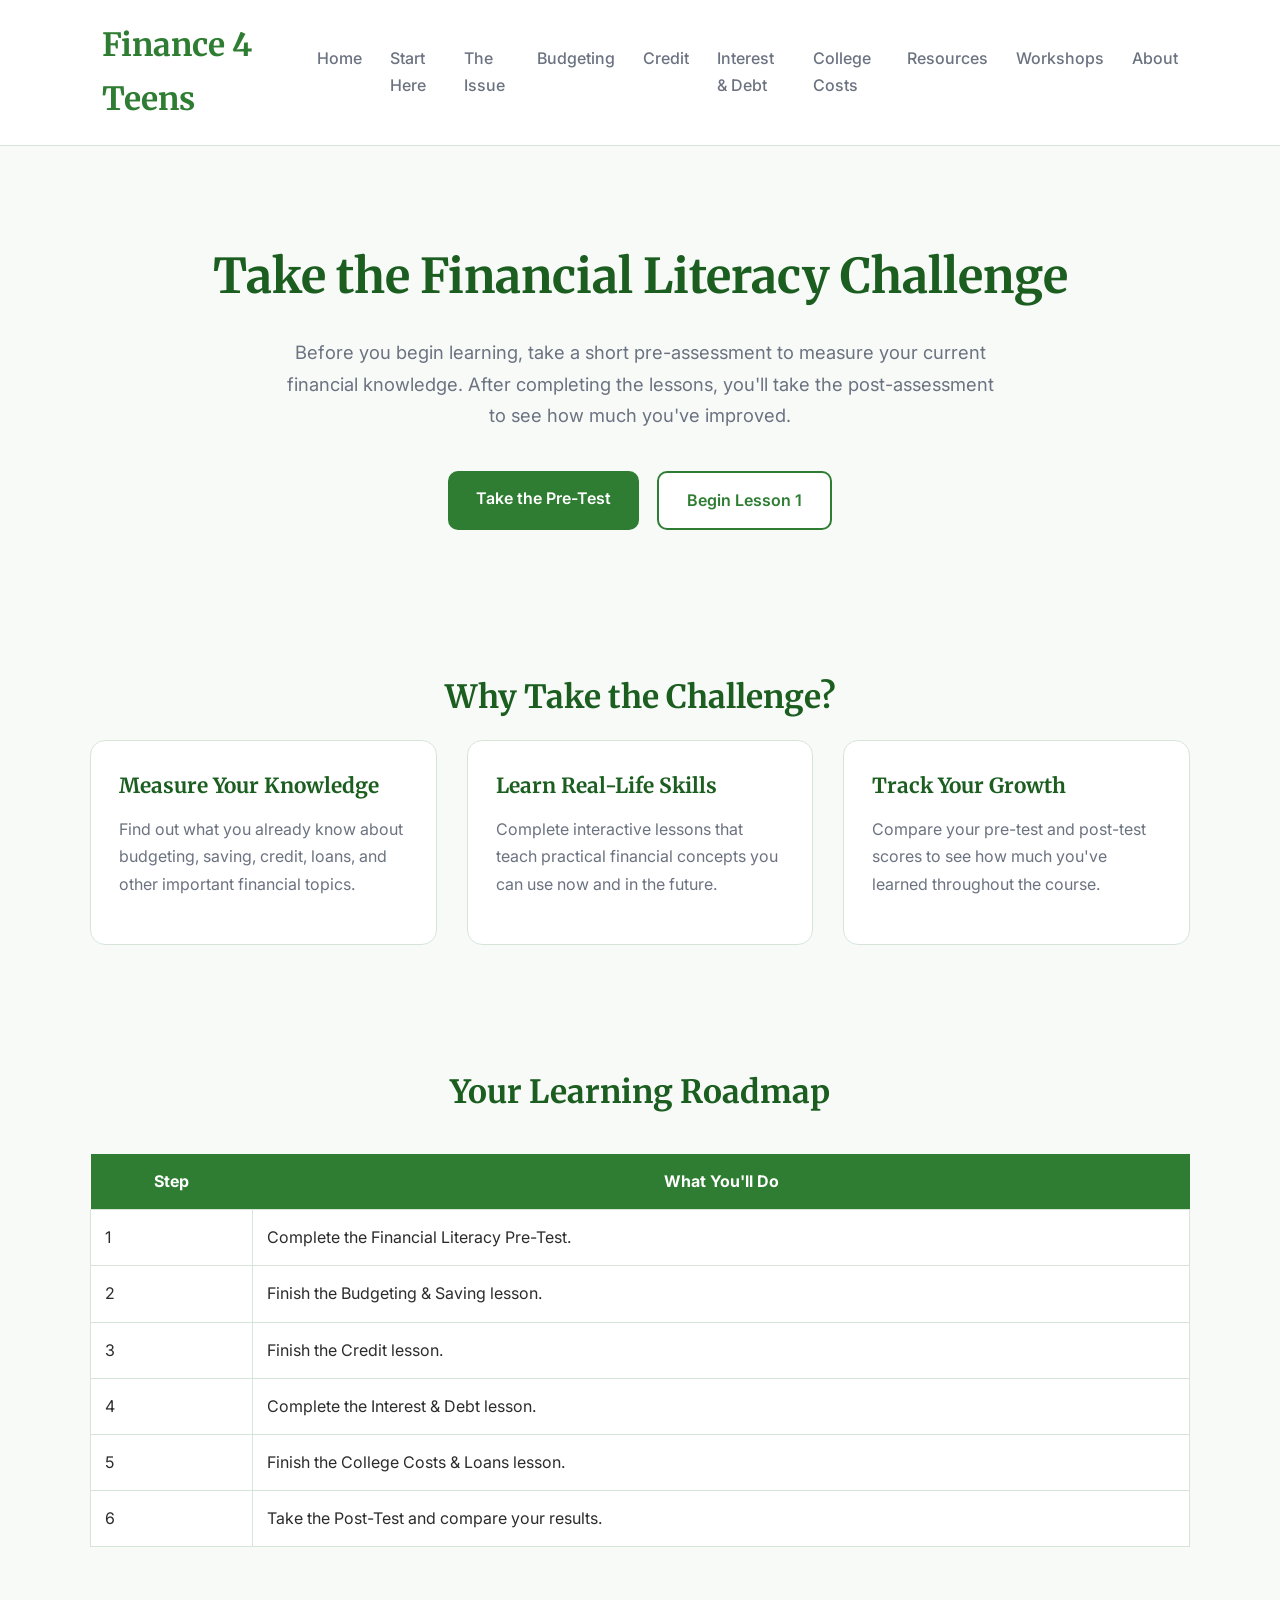
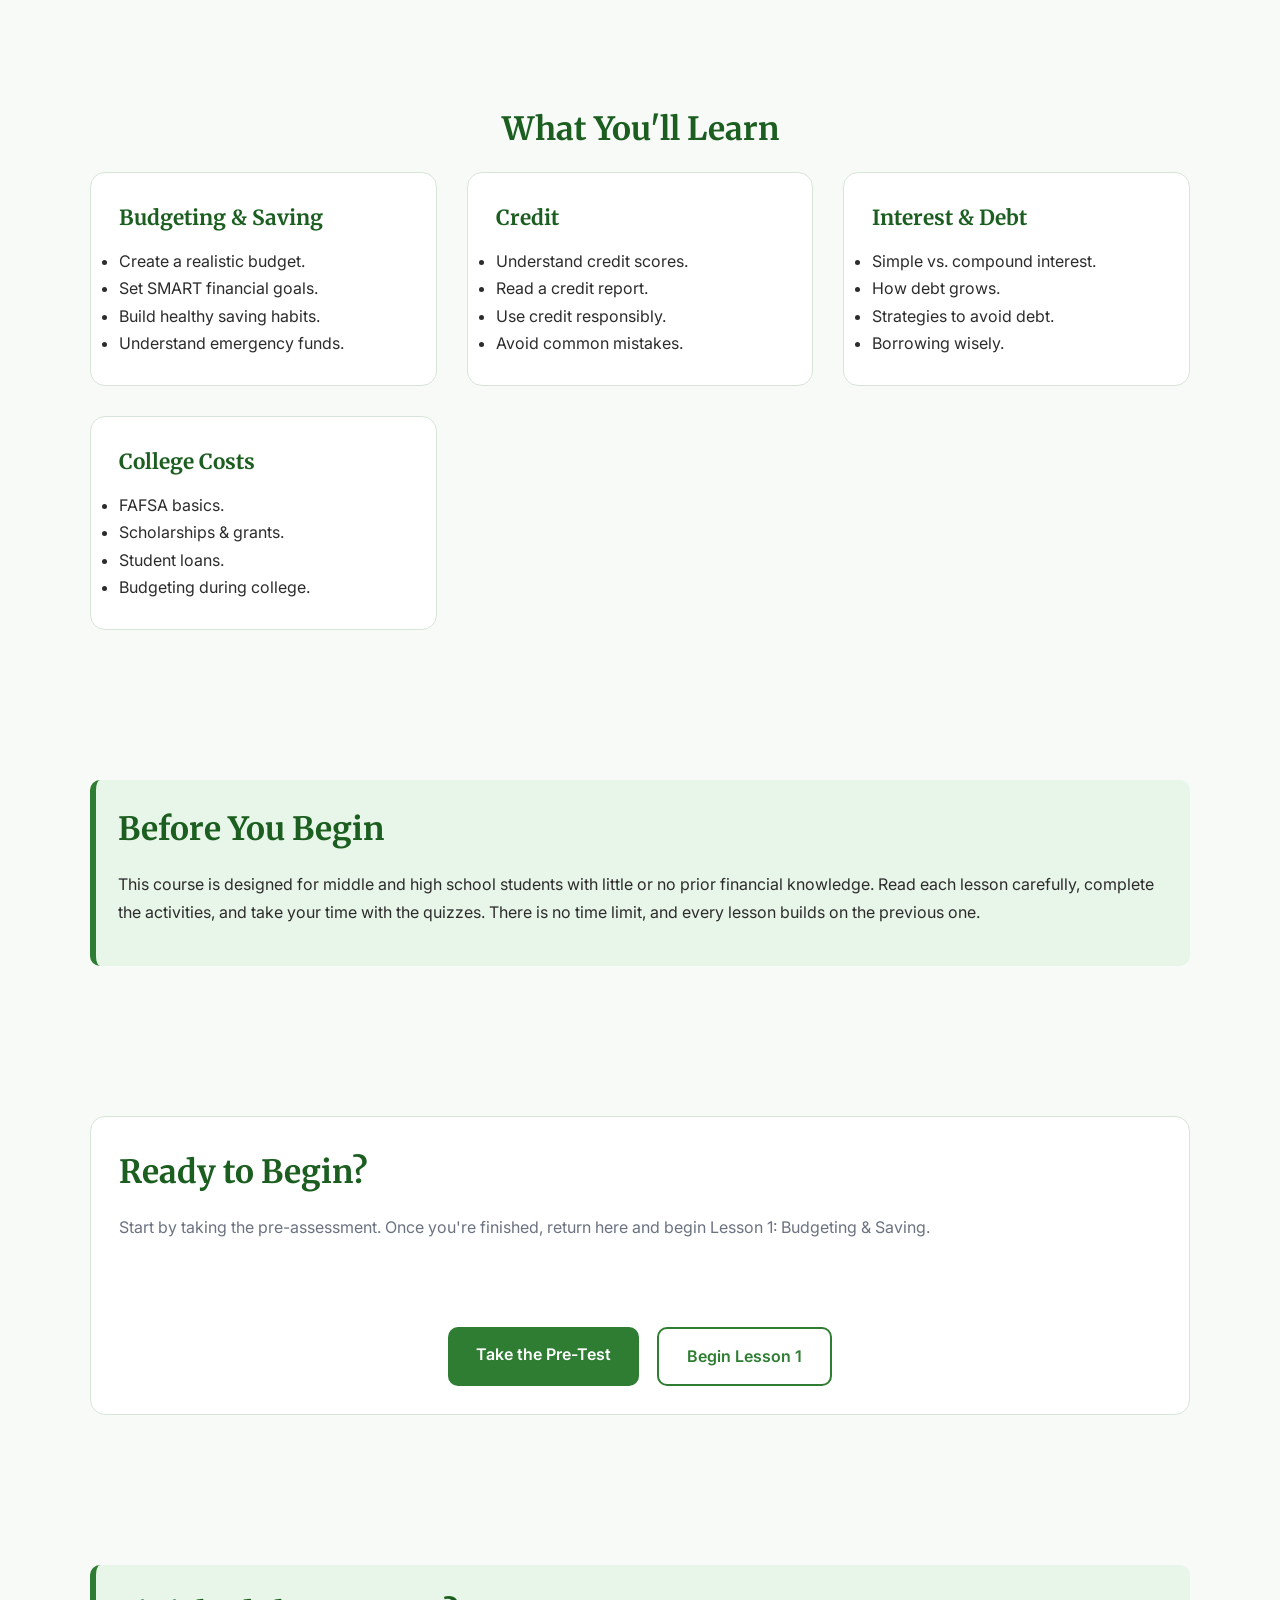
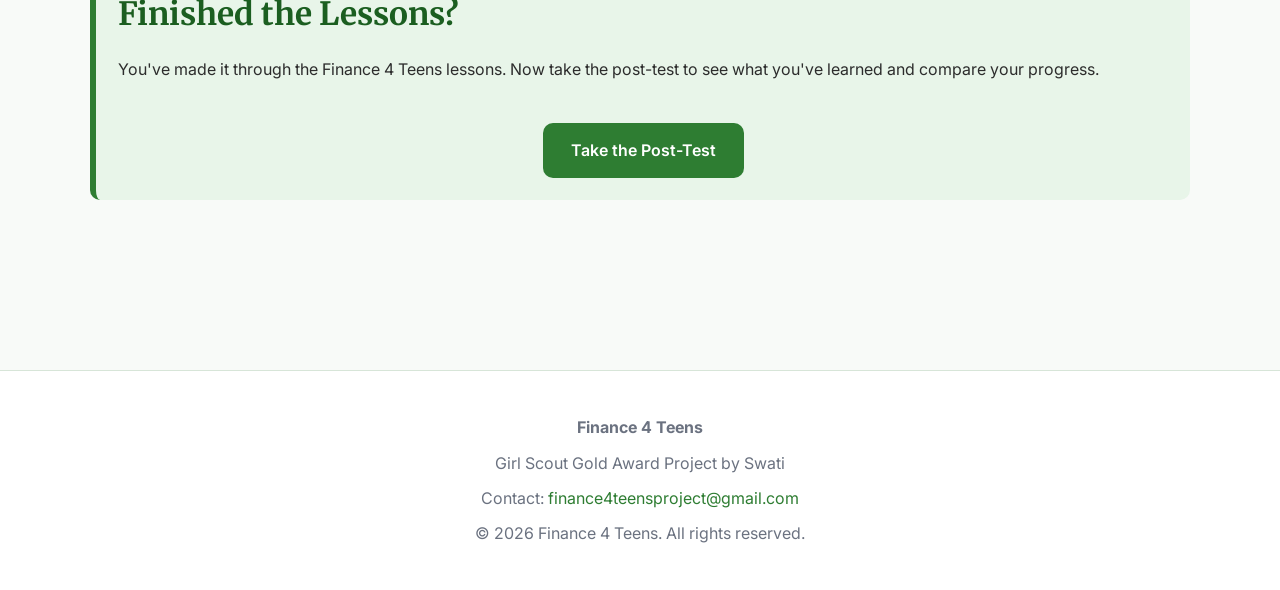
<file: start.html>
<!DOCTYPE html>
<html lang="en">

<head>
    <meta charset="UTF-8">
    <meta name="viewport" content="width=device-width, initial-scale=1.0">
    <title>Start Here | Finance 4 Teens</title>
    <link rel="stylesheet" href="style.css">
</head>

<body>

<header>

    <h2>Finance 4 Teens</h2>

    <nav>
        <a href="index.html">Home</a>
        <a href="start.html">Start Here</a>
        <a href="the-issue.html">The Issue</a>
        <a href="budgeting.html">Budgeting</a>
        <a href="credit.html">Credit</a>
        <a href="interest-debt.html">Interest & Debt</a>
        <a href="college-costs.html">College Costs</a>
        <a href="resources.html">Resources</a>
        <a href="workshops.html">Workshops</a>
        <a href="about.html">About</a>
    </nav>

</header>

<!-- HERO -->

<section class="hero">

    <h1>Take the Financial Literacy Challenge</h1>

    <p>
        Before you begin learning, take a short pre-assessment to measure your current financial knowledge.
        After completing the lessons, you'll take the post-assessment to see how much you've improved.
    </p>
<div class="button-group">

            <a href="https://docs.google.com/forms/d/e/1FAIpQLSeseUWjVIB5nR7DYZBsogI3xaDVu1OC-tRns7P3h92QNV1CuQ/viewform?usp=header" target="_blank" class="btn">
                Take the Pre-Test
            </a>

            <a href="budgeting.html" class="btn btn-outline">
                Begin Lesson 1
            </a>

        </div>

    </div>

</section>

<!-- WHY TAKE THE CHALLENGE -->

<section class="container">

    <h2 class="section-title">Why Take the Challenge?</h2>

    <div class="card-grid">

        <div class="card">
            <h3>Measure Your Knowledge</h3>
            <p>
                Find out what you already know about budgeting, saving, credit, loans, and other important financial topics.
            </p>
        </div>

        <div class="card">
            <h3>Learn Real-Life Skills</h3>
            <p>
                Complete interactive lessons that teach practical financial concepts you can use now and in the future.
            </p>
        </div>

        <div class="card">
            <h3>Track Your Growth</h3>
            <p>
                Compare your pre-test and post-test scores to see how much you've learned throughout the course.
            </p>
        </div>

    </div>

</section>

<!-- COURSE ROADMAP -->

<section class="container" id="roadmap">

    <h2 class="section-title">Your Learning Roadmap</h2>

    <table>

        <tr>
            <th>Step</th>
            <th>What You'll Do</th>
        </tr>

        <tr>
            <td>1</td>
            <td>Complete the Financial Literacy Pre-Test.</td>
        </tr>

        <tr>
            <td>2</td>
            <td>Finish the Budgeting & Saving lesson.</td>
        </tr>

        <tr>
            <td>3</td>
            <td>Finish the Credit lesson.</td>
        </tr>

        <tr>
            <td>4</td>
            <td>Complete the Interest & Debt lesson.</td>
        </tr>

        <tr>
            <td>5</td>
            <td>Finish the College Costs & Loans lesson.</td>
        </tr>

        <tr>
            <td>6</td>
            <td>Take the Post-Test and compare your results.</td>
        </tr>

    </table>

</section>

<!-- WHAT YOU'LL LEARN -->

<section class="container">

    <h2 class="section-title">What You'll Learn</h2>

    <div class="card-grid">

        <div class="card">
            <h3>Budgeting & Saving</h3>

            <ul>
                <li>Create a realistic budget.</li>
                <li>Set SMART financial goals.</li>
                <li>Build healthy saving habits.</li>
                <li>Understand emergency funds.</li>
            </ul>

        </div>

        <div class="card">

            <h3>Credit</h3>

            <ul>
                <li>Understand credit scores.</li>
                <li>Read a credit report.</li>
                <li>Use credit responsibly.</li>
                <li>Avoid common mistakes.</li>
            </ul>

        </div>

        <div class="card">

            <h3>Interest & Debt</h3>

            <ul>
                <li>Simple vs. compound interest.</li>
                <li>How debt grows.</li>
                <li>Strategies to avoid debt.</li>
                <li>Borrowing wisely.</li>
            </ul>

        </div>

        <div class="card">

            <h3>College Costs</h3>

            <ul>
                <li>FAFSA basics.</li>
                <li>Scholarships & grants.</li>
                <li>Student loans.</li>
                <li>Budgeting during college.</li>
            </ul>

        </div>

    </div>

</section>

<!-- BEFORE YOU BEGIN -->

<section class="container">

    <div class="info-box">

        <h2>Before You Begin</h2>

        <p>

            This course is designed for middle and high school students with little or no prior financial knowledge.
            Read each lesson carefully, complete the activities, and take your time with the quizzes. There is no time limit,
            and every lesson builds on the previous one.

        </p>

    </div>

</section>

<!-- CALL TO ACTION -->

<section class="container">

    <div class="card">

        <h2>Ready to Begin?</h2>

        <p>

            Start by taking the pre-assessment. Once you're finished, return here and begin Lesson 1:
            Budgeting & Saving.

        </p>

        <br>

        <div class="button-group">

            <a href="https://docs.google.com/forms/d/e/1FAIpQLSeseUWjVIB5nR7DYZBsogI3xaDVu1OC-tRns7P3h92QNV1CuQ/viewform?usp=dialog" target="_blank" class="btn">
                Take the Pre-Test
            </a>

            <a href="budgeting.html" class="btn btn-outline">
                Begin Lesson 1
            </a>

        </div>

    </div>

</section>
    <section class="container">

    <div class="info-box">

        <h2>Finished the Lessons?</h2>

        <p>
            You've made it through the Finance 4 Teens lessons. Now take the
            post-test to see what you've learned and compare your progress.
        </p>

        <div class="button-group">

            <a href="https://forms.gle/YOUR_POSTTEST_LINK" target="_blank" class="btn">
                Take the Post-Test
            </a>

        </div>

    </div>

</section>

<footer>

    <p><strong>Finance 4 Teens</strong></p>

    <p>Girl Scout Gold Award Project by Swati</p>

    <p>
        Contact:
        <a href="mailto:finance4teensproject@gmail.com">
            finance4teensproject@gmail.com
        </a>
    </p>

    <p>© 2026 Finance 4 Teens. All rights reserved.</p>

</footer>

</body>
</html>
</file>
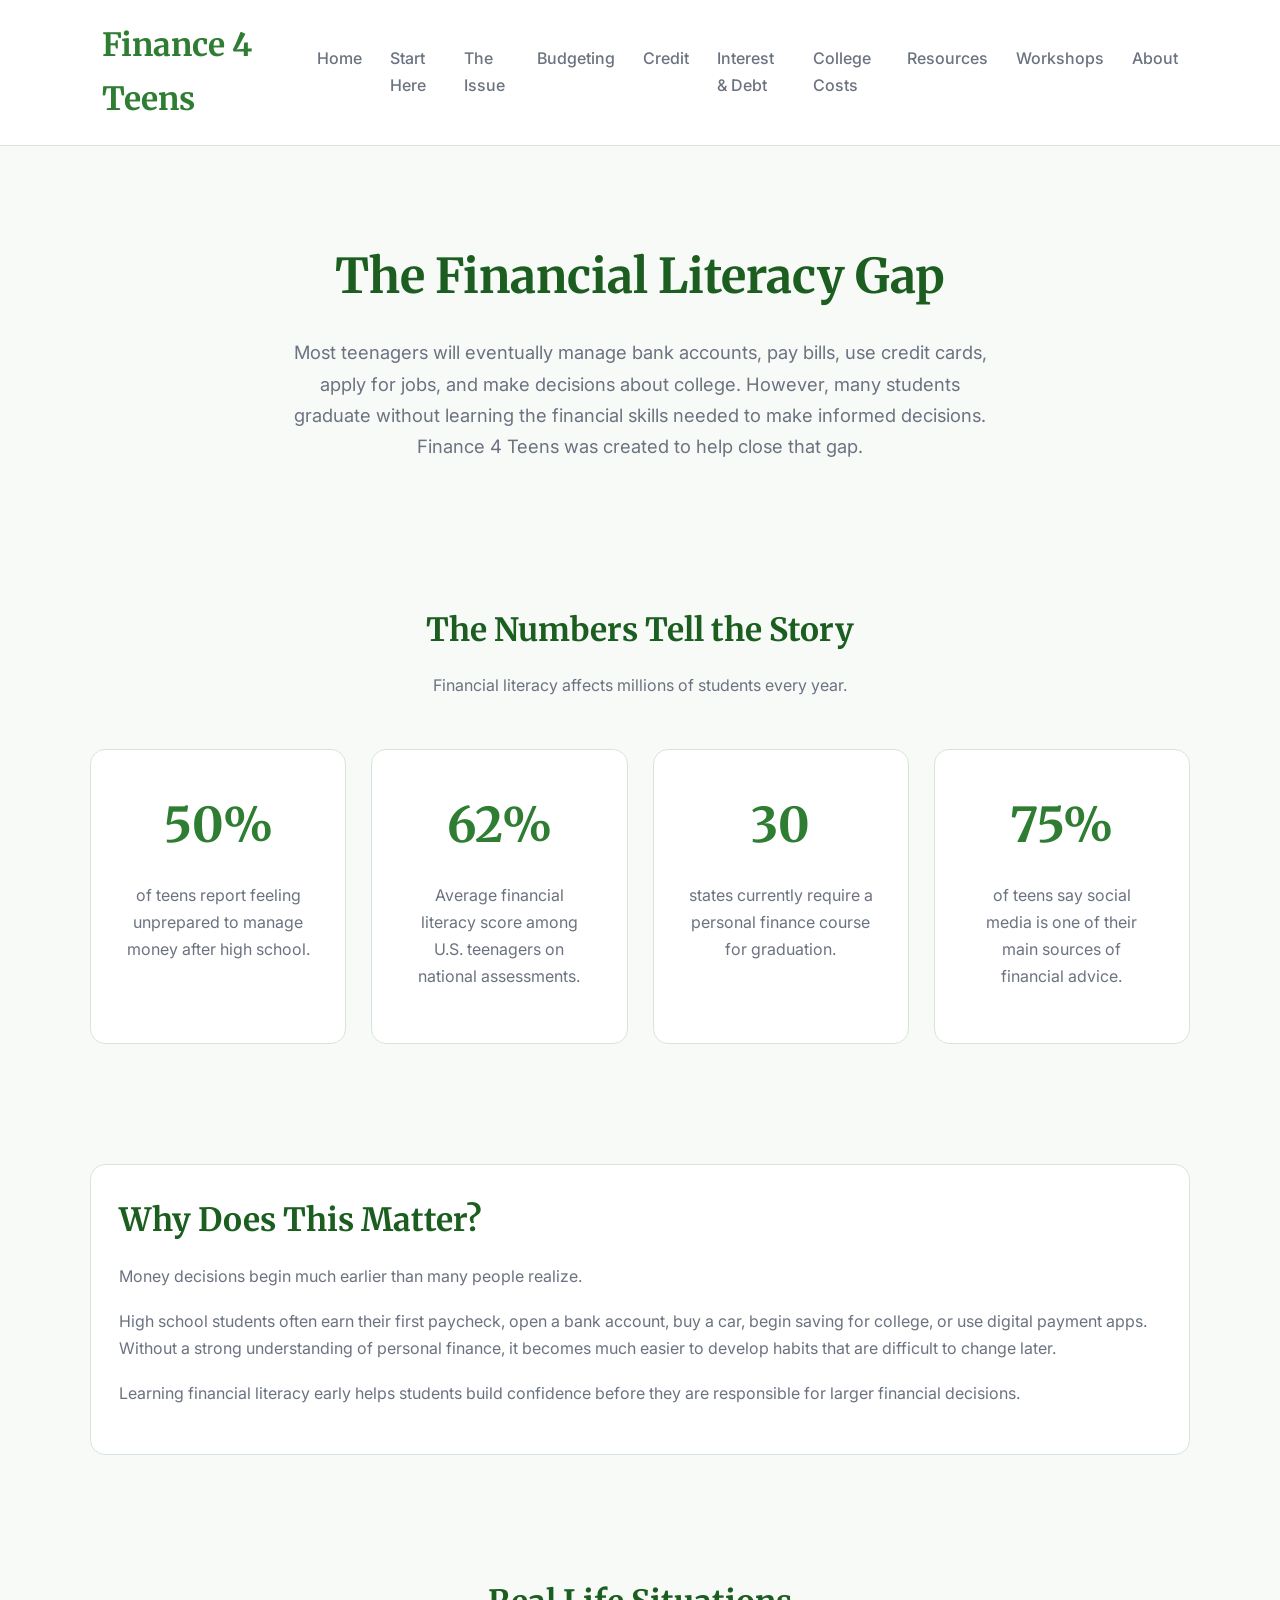
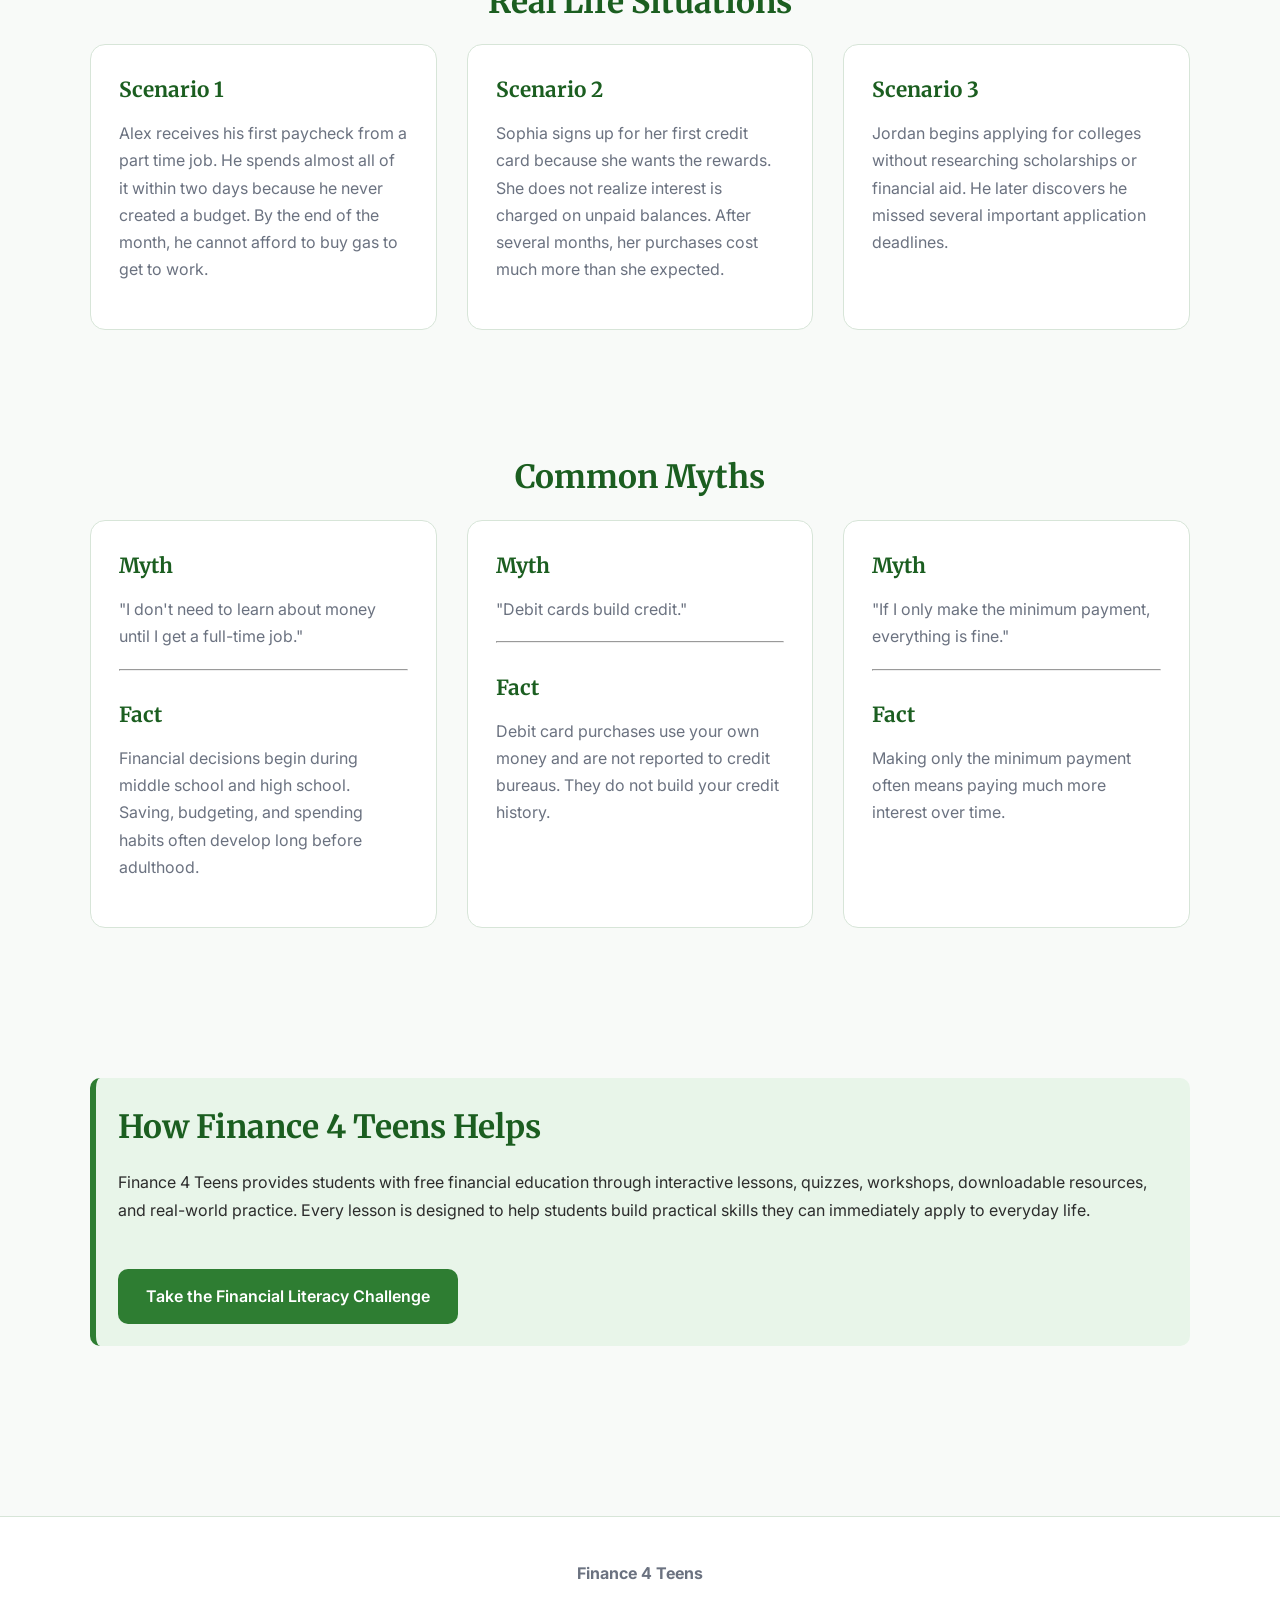
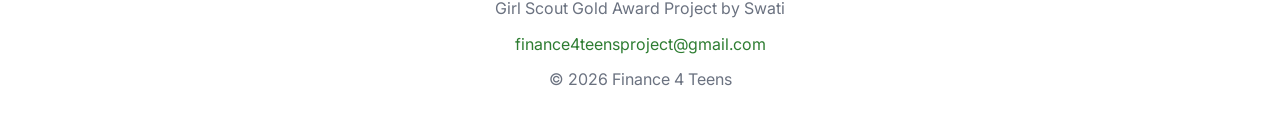
<file: the-issue.html>
<!DOCTYPE html>
<html lang="en">

<head>

<meta charset="UTF-8">

<meta name="viewport" content="width=device-width, initial-scale=1.0">

<title>The Issue | Finance 4 Teens</title>

<link rel="stylesheet" href="style.css">

</head>

<body>

<header>

<h2>Finance 4 Teens</h2>

<nav>

<a href="index.html">Home</a>

<a href="start.html">Start Here</a>

<a href="the-issue.html">The Issue</a>

<a href="budgeting.html">Budgeting</a>

<a href="credit.html">Credit</a>

<a href="interest-debt.html">Interest & Debt</a>

<a href="college-costs.html">College Costs</a>

<a href="resources.html">Resources</a>

<a href="workshops.html">Workshops</a>

<a href="about.html">About</a>

</nav>

</header>

<section class="hero">

<h1>The Financial Literacy Gap</h1>

<p>

Most teenagers will eventually manage bank accounts, pay bills, use credit cards, apply for jobs, and make decisions about college. However, many students graduate without learning the financial skills needed to make informed decisions. Finance 4 Teens was created to help close that gap.

</p>

</section>

<div class="container">

<h2 class="section-title">The Numbers Tell the Story</h2>

<p class="section-subtitle">

Financial literacy affects millions of students every year.

</p>

<div class="stats-grid">

<div class="stat-card">

<h2>50%</h2>

<p>

of teens report feeling unprepared to manage money after high school.

</p>

</div>

<div class="stat-card">

<h2>62%</h2>

<p>

Average financial literacy score among U.S. teenagers on national assessments.

</p>

</div>

<div class="stat-card">

<h2>30</h2>

<p>

states currently require a personal finance course for graduation.

</p>

</div>

<div class="stat-card">

<h2>75%</h2>

<p>

of teens say social media is one of their main sources of financial advice.

</p>

</div>

</div>

</div>

<div class="container">

<div class="card">

<h2>Why Does This Matter?</h2>

<p>

Money decisions begin much earlier than many people realize.

</p>

<p>

High school students often earn their first paycheck, open a bank account, buy a car, begin saving for college, or use digital payment apps. Without a strong understanding of personal finance, it becomes much easier to develop habits that are difficult to change later.

</p>

<p>

Learning financial literacy early helps students build confidence before they are responsible for larger financial decisions.

</p>

</div>

</div>

<div class="container">

<h2 class="section-title">

Real Life Situations

</h2>

<div class="card-grid">

<div class="card">

<h3>Scenario 1</h3>

<p>

Alex receives his first paycheck from a part time job.

He spends almost all of it within two days because he never created a budget.

By the end of the month, he cannot afford to buy gas to get to work.

</p>

</div>

<div class="card">

<h3>Scenario 2</h3>

<p>

Sophia signs up for her first credit card because she wants the rewards.

She does not realize interest is charged on unpaid balances.

After several months, her purchases cost much more than she expected.

</p>

</div>

<div class="card">

<h3>Scenario 3</h3>

<p>

Jordan begins applying for colleges without researching scholarships or financial aid.

He later discovers he missed several important application deadlines.

</p>

</div>

</div>

</div>

<div class="container">

<h2 class="section-title">

Common Myths

</h2>

<div class="card-grid">

<div class="card">

<h3>Myth</h3>

<p>

"I don't need to learn about money until I get a full-time job."

</p>

<hr>

<br>

<h3>Fact</h3>

<p>

Financial decisions begin during middle school and high school. Saving, budgeting, and spending habits often develop long before adulthood.

</p>

</div>

<div class="card">

<h3>Myth</h3>

<p>

"Debit cards build credit."

</p>

<hr>

<br>

<h3>Fact</h3>

<p>

Debit card purchases use your own money and are not reported to credit bureaus. They do not build your credit history.

</p>

</div>

<div class="card">

<h3>Myth</h3>

<p>

"If I only make the minimum payment, everything is fine."

</p>

<hr>

<br>

<h3>Fact</h3>

<p>

Making only the minimum payment often means paying much more interest over time.

</p>

</div>

</div>

</div>

<div class="container">

<div class="info-box">

<h2>

How Finance 4 Teens Helps

</h2>

<p>

Finance 4 Teens provides students with free financial education through interactive lessons, quizzes, workshops, downloadable resources, and real-world practice. Every lesson is designed to help students build practical skills they can immediately apply to everyday life.

</p>

<br>

<a href="start.html" class="btn">

Take the Financial Literacy Challenge

</a>

</div>

</div>

<footer>

<p><strong>Finance 4 Teens</strong></p>

<p>Girl Scout Gold Award Project by Swati</p>

<p>

<a href="mailto:finance4teensproject@gmail.com">

finance4teensproject@gmail.com

</a>

</p>

<p>

© 2026 Finance 4 Teens

</p>

</footer>

</body>

</html>
</file>
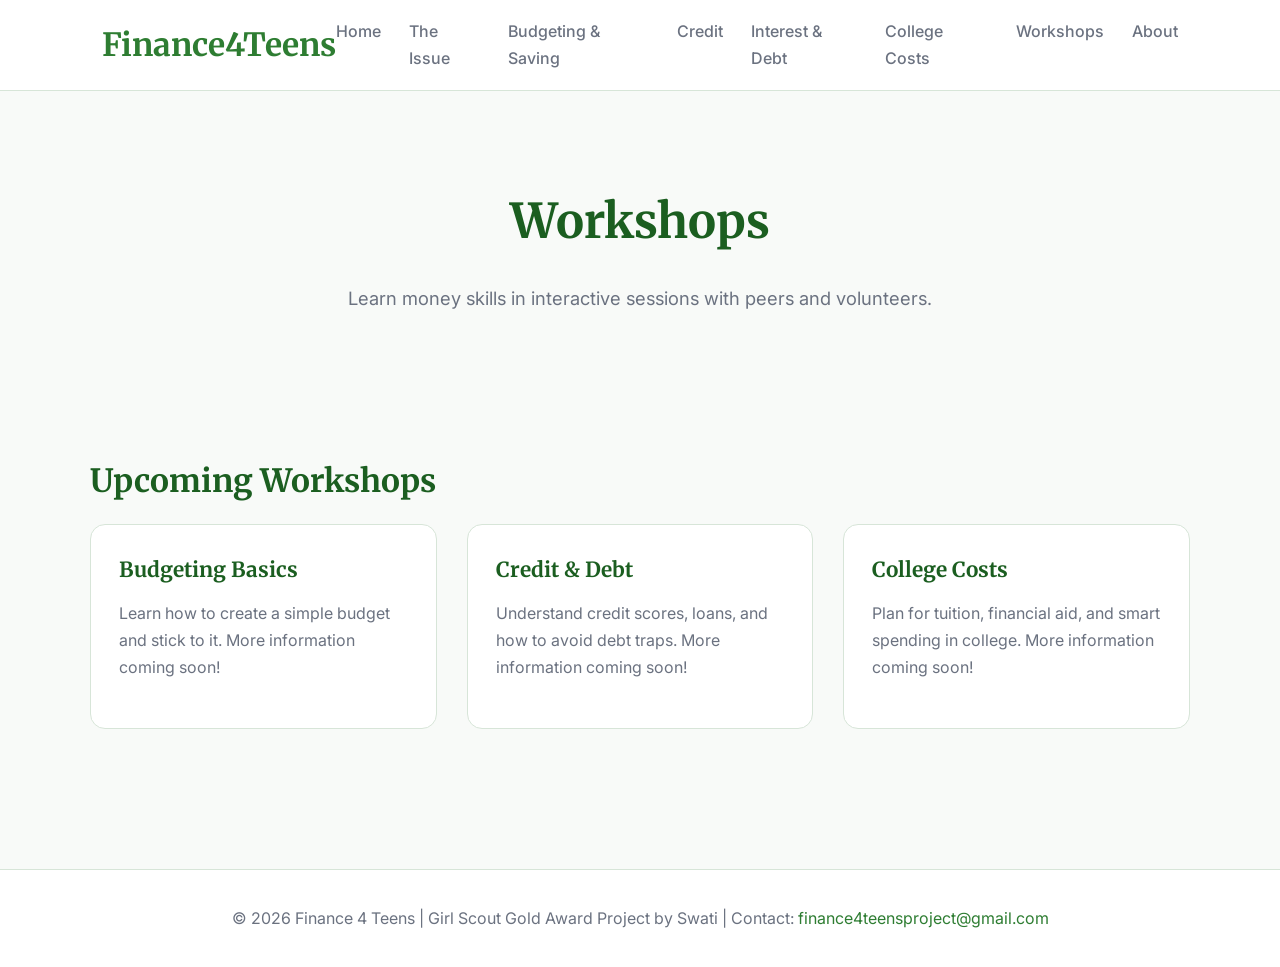
<file: workshops.html>
<!DOCTYPE html>
<html>
<head>
    <title>Workshops</title>
    <link rel="stylesheet" href="style.css">
</head>
<body>

<header>
    <h2>Finance4Teens</h2>
    <nav>
        <a href="index.html">Home</a>
        <a href="the-issue.html">The Issue</a>
        <a href="budgeting.html">Budgeting & Saving</a>
        <a href="credit.html">Credit</a>
        <a href="interest-debt.html">Interest & Debt</a>
        <a href="college-costs.html">College Costs</a>
        <a href="workshops.html">Workshops</a>
        <a href="about.html">About</a>
    </nav>
</header>

<section class="hero">
    <h1>Workshops</h1>
    <p>Learn money skills in interactive sessions with peers and volunteers.</p>
</section>

<div class="container">
    <h2>Upcoming Workshops</h2>
    <div class="card-grid">
        <div class="card">
            <h3>Budgeting Basics</h3>
            <p>Learn how to create a simple budget and stick to it. More information coming soon!</p>
        </div>
        <div class="card">
            <h3>Credit & Debt</h3>
            <p>Understand credit scores, loans, and how to avoid debt traps. More information coming soon!</p>
        </div>
        <div class="card">
            <h3>College Costs</h3>
            <p>Plan for tuition, financial aid, and smart spending in college. More information coming soon!</p>
        </div>
    </div>
</div>

<footer>
    © 2026 Finance 4 Teens | Girl Scout Gold Award Project by Swati | Contact: <a href="mailto:finance4teensproject@gmail.com">finance4teensproject@gmail.com</a>
</footer>

</body>
</html>
</file>
<file: style.css>
/* ==========================================
   FINANCE 4 TEENS
   Girl Scout Gold Award Project
   style.css
========================================== */

/* ---------- GOOGLE FONT ---------- */
@import url('https://fonts.googleapis.com/css2?family=Inter:wght@300;400;500;600;700&family=Merriweather:wght@700&display=swap');

/* ---------- COLORS ---------- */

:root{
    --green:#2E7D32;
    --dark-green:#1B5E20;
    --light-green:#E8F5E9;
    --background:#F8FAF8;
    --white:#ffffff;
    --text:#2C2C2C;
    --gray:#6B7280;
    --border:#D7E5D8;
}

/* ---------- RESET ---------- */

*{
    margin:0;
    padding:0;
    box-sizing:border-box;
}

html{
    scroll-behavior:smooth;
}

body{
    font-family:'Inter',sans-serif;
    background:var(--background);
    color:var(--text);
    line-height:1.7;
}

/* ---------- LINKS ---------- */

a{
    text-decoration:none;
    color:inherit;
}

/* ---------- HEADINGS ---------- */

h1,h2,h3,h4{
    font-family:'Merriweather',serif;
    color:var(--dark-green);
    margin-bottom:15px;
}

h1{
    font-size:3rem;
}

h2{
    font-size:2rem;
}

h3{
    font-size:1.3rem;
}

p{
    margin-bottom:18px;
}

/* ---------- HEADER ---------- */

header{
    background:white;
    position:sticky;
    top:0;
    z-index:1000;

    display:flex;
    justify-content:space-between;
    align-items:center;

    padding:18px 8%;

    border-bottom:1px solid var(--border);
}

header h2{
    margin:0;
    color:var(--green);
}

nav{
    display:flex;
    gap:28px;
}

nav a{
    font-weight:500;
    color:var(--gray);
    transition:.25s;
}

nav a:hover{
    color:var(--green);
}

/* ---------- HERO ---------- */

.hero{
    max-width:1100px;
    margin:auto;
    padding:90px 20px 80px;

    text-align:center;
}

.hero h1{
    margin-bottom:20px;
}

.hero p{
    max-width:720px;
    margin:auto;
    color:var(--gray);
    font-size:1.15rem;
}

/* ---------- BUTTONS ---------- */

.button-group{
    margin-top:40px;

    display:flex;
    justify-content:center;
    gap:18px;
    flex-wrap:wrap;
}

.btn{
    display:inline-block;

    background:var(--green);
    color:white;

    padding:14px 28px;

    border-radius:10px;

    font-weight:600;

    transition:.25s;
}

.btn:hover{
    background:var(--dark-green);
}

.btn-outline{
    background:white;
    color:var(--green);
    border:2px solid var(--green);
}

.btn-outline:hover{
    background:var(--light-green);
}

/* ---------- CONTAINER ---------- */

.container{
    width:90%;
    max-width:1100px;
    margin:auto;
    padding:60px 0;
}

/* ---------- SECTION ---------- */

.section-title{
    text-align:center;
    margin-bottom:15px;
}

.section-subtitle{
    text-align:center;
    color:var(--gray);
    margin-bottom:50px;
}

/* ---------- CARDS ---------- */

.card-grid{
    display:grid;
    grid-template-columns:repeat(auto-fit,minmax(260px,1fr));
    gap:30px;
}

.card{
    background:white;
    border:1px solid var(--border);
    border-radius:15px;
    padding:28px;
}

.card h3{
    margin-bottom:12px;
}

.card p{
    color:var(--gray);
}

.card:hover{
    border-color:var(--green);
}

/* ---------- STATISTICS ---------- */

.stats-grid{
    display:grid;
    grid-template-columns:repeat(auto-fit,minmax(220px,1fr));
    gap:25px;
}

.stat-card{

    background:white;

    padding:35px;

    text-align:center;

    border-radius:15px;

    border:1px solid var(--border);
}

.stat-card h2{

    font-size:3rem;

    color:var(--green);
}

.stat-card p{
    color:var(--gray);
}

/* ---------- INFO BOX ---------- */

.info-box{

    background:var(--light-green);

    border-left:6px solid var(--green);

    padding:22px;

    border-radius:10px;

    margin:30px 0;
}

/* ---------- CHECK YOURSELF ---------- */

.question-box{

    background:white;

    border-radius:15px;

    padding:25px;

    margin:30px 0;

    border:1px solid var(--border);
}

.question-box h3{

    margin-bottom:18px;
}

.question-box ul{

    margin-left:22px;
}

.question-box li{

    margin-bottom:10px;
}

/* ---------- DOWNLOAD BOX ---------- */

.download{

    background:white;

    border-radius:15px;

    border:1px solid var(--border);

    padding:20px;

    display:flex;

    justify-content:space-between;

    align-items:center;

    margin-bottom:20px;
}

/* ---------- LESSON INFO ---------- */

.lesson-info{

display:grid;

grid-template-columns:repeat(auto-fit,minmax(180px,1fr));

gap:20px;

margin-top:45px;
}

.lesson-box{

background:white;

padding:20px;

border-radius:15px;

text-align:center;

border:1px solid var(--border);
}

/* ---------- TABLE ---------- */

table{

width:100%;

border-collapse:collapse;

margin:35px 0;

background:white;
}

th{

background:var(--green);

color:white;

padding:14px;
}

td{

padding:14px;

border:1px solid var(--border);
}

/* ---------- FORMS ---------- */

input,
textarea,
select{

width:100%;

padding:12px;

margin-top:8px;

margin-bottom:20px;

border:1px solid var(--border);

border-radius:10px;

font-size:1rem;
}

button{

cursor:pointer;

font-size:1rem;

border:none;
}

/* ---------- FOOTER ---------- */

footer{

margin-top:80px;

background:white;

padding:35px;

text-align:center;

border-top:1px solid var(--border);

color:var(--gray);
}

footer p{

margin:8px 0;
}

footer a{

color:var(--green);
}

/* ---------- RESPONSIVE ---------- */

@media(max-width:900px){

header{

flex-direction:column;

gap:18px;
}

nav{

flex-wrap:wrap;

justify-content:center;

gap:15px;
}

.hero{

padding:70px 20px;
}

.hero h1{

font-size:2.3rem;
}

.button-group{

flex-direction:column;
}

.btn{

width:100%;
text-align:center;
}

}
</file>
